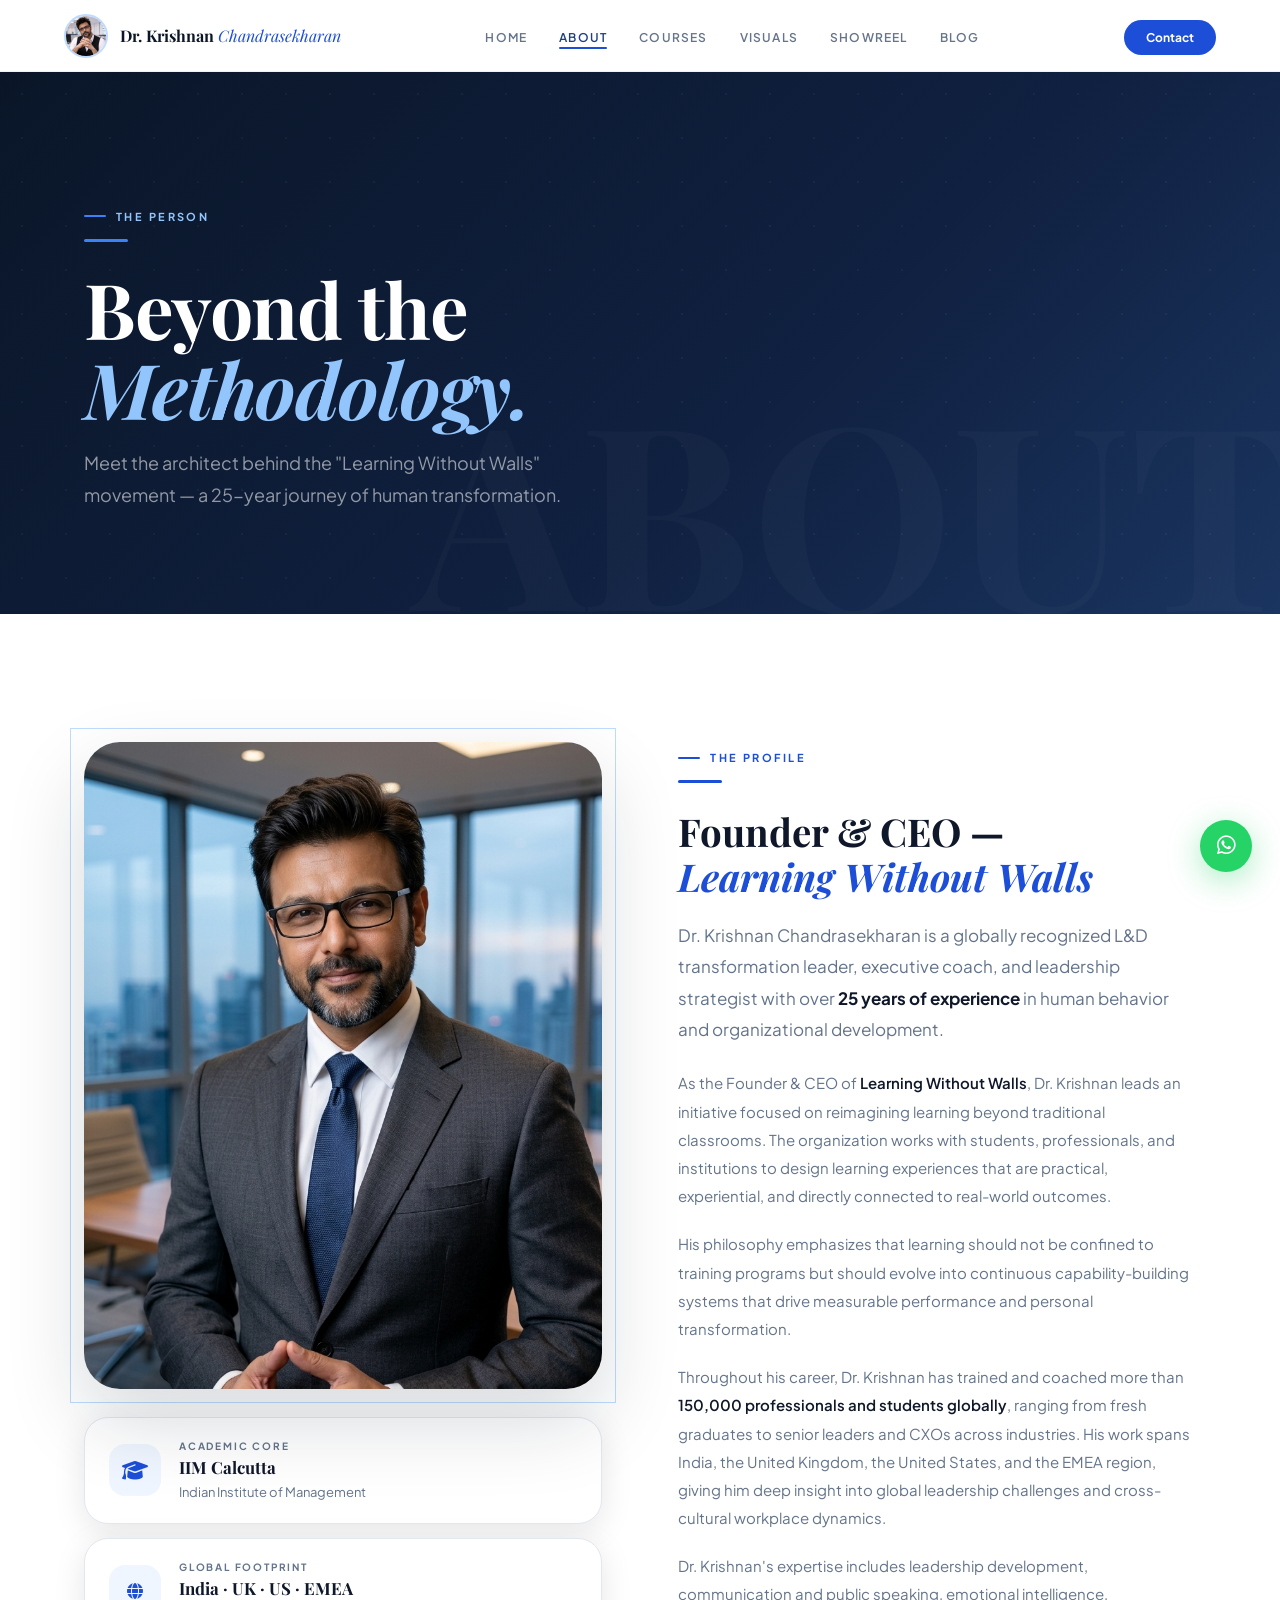
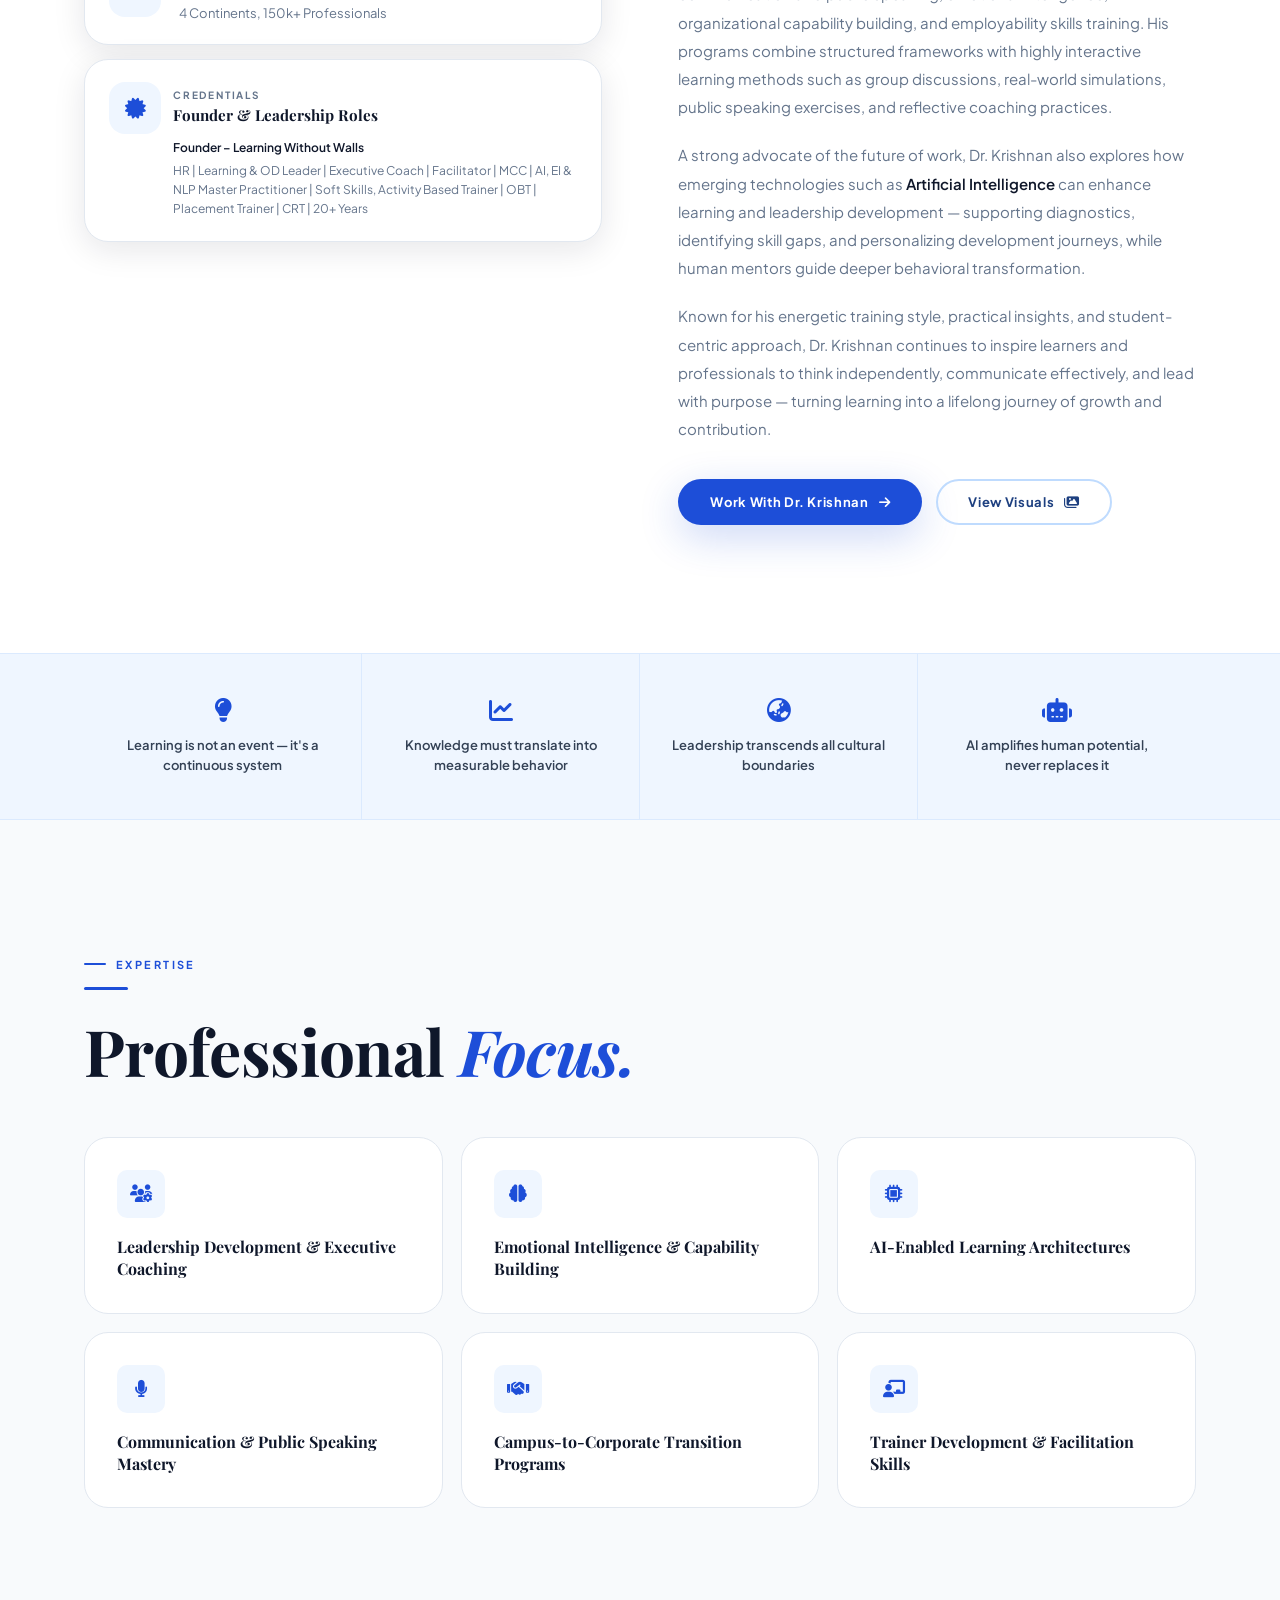
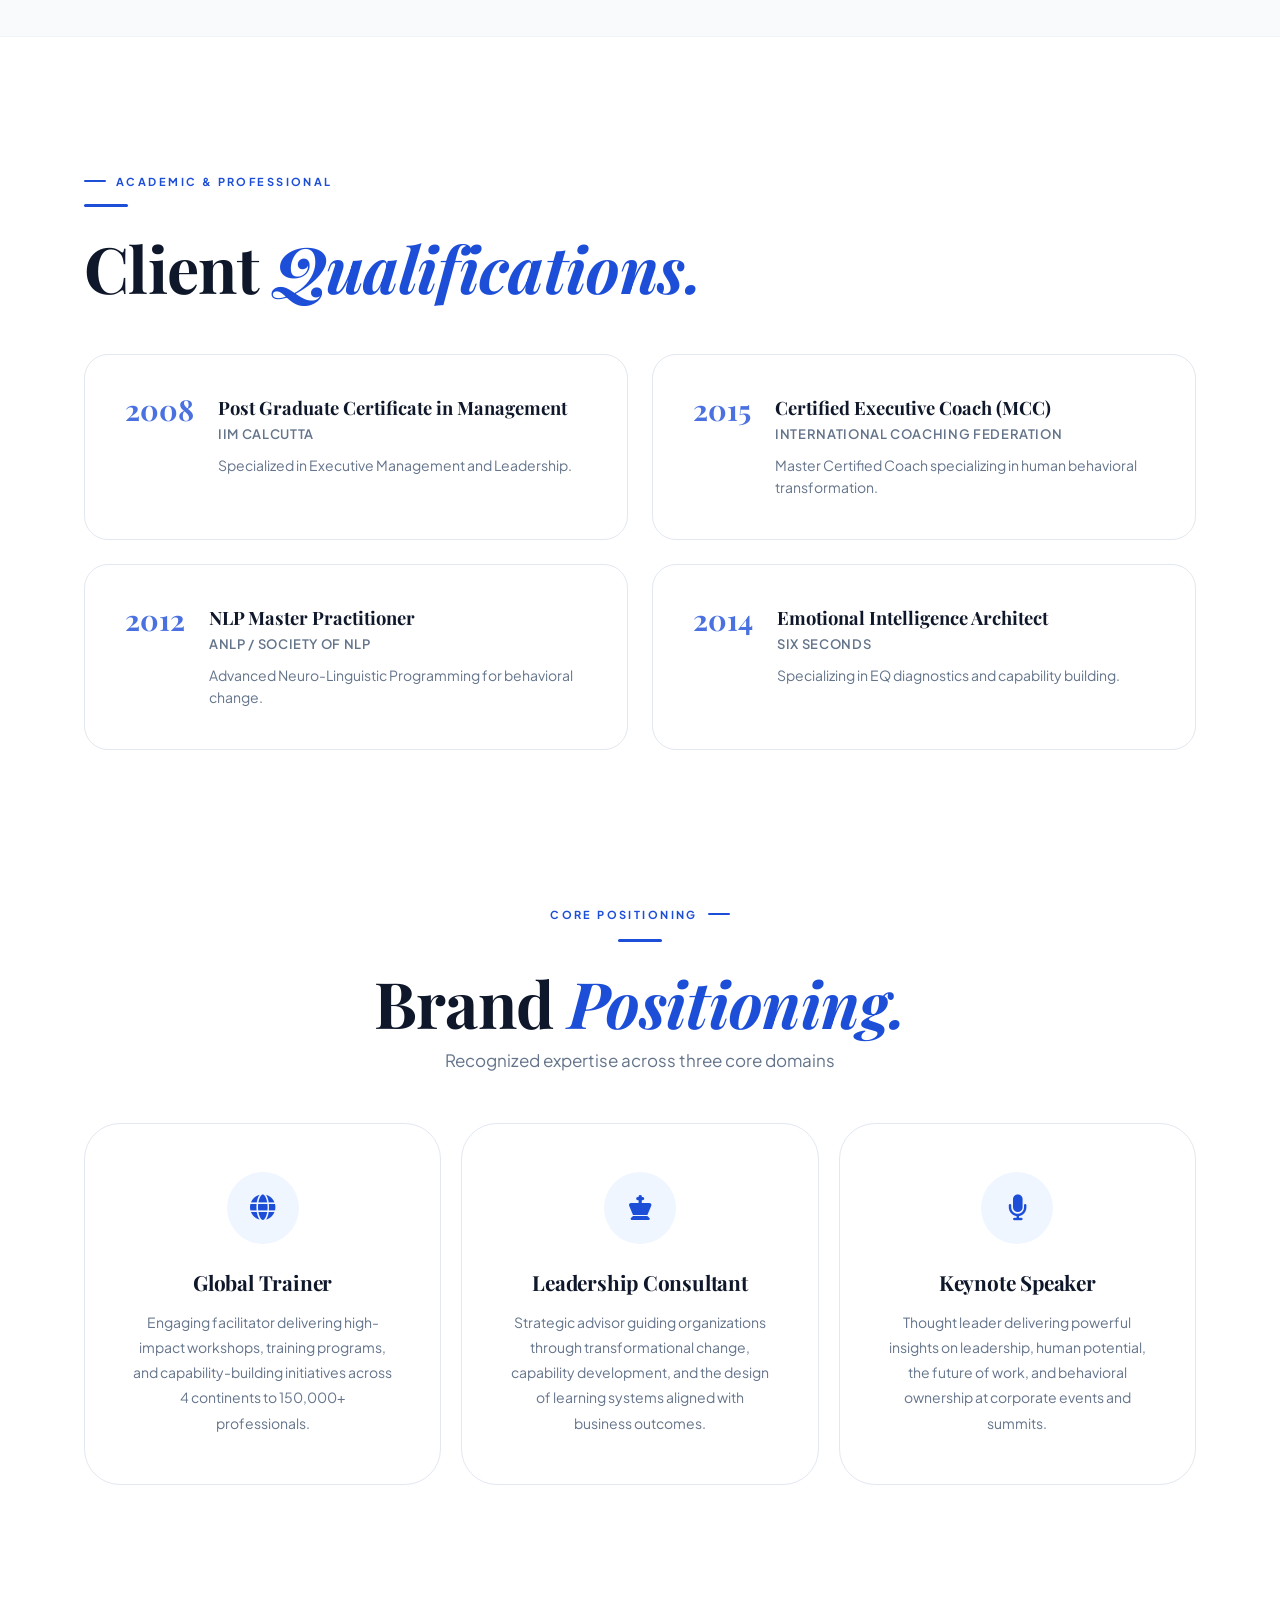
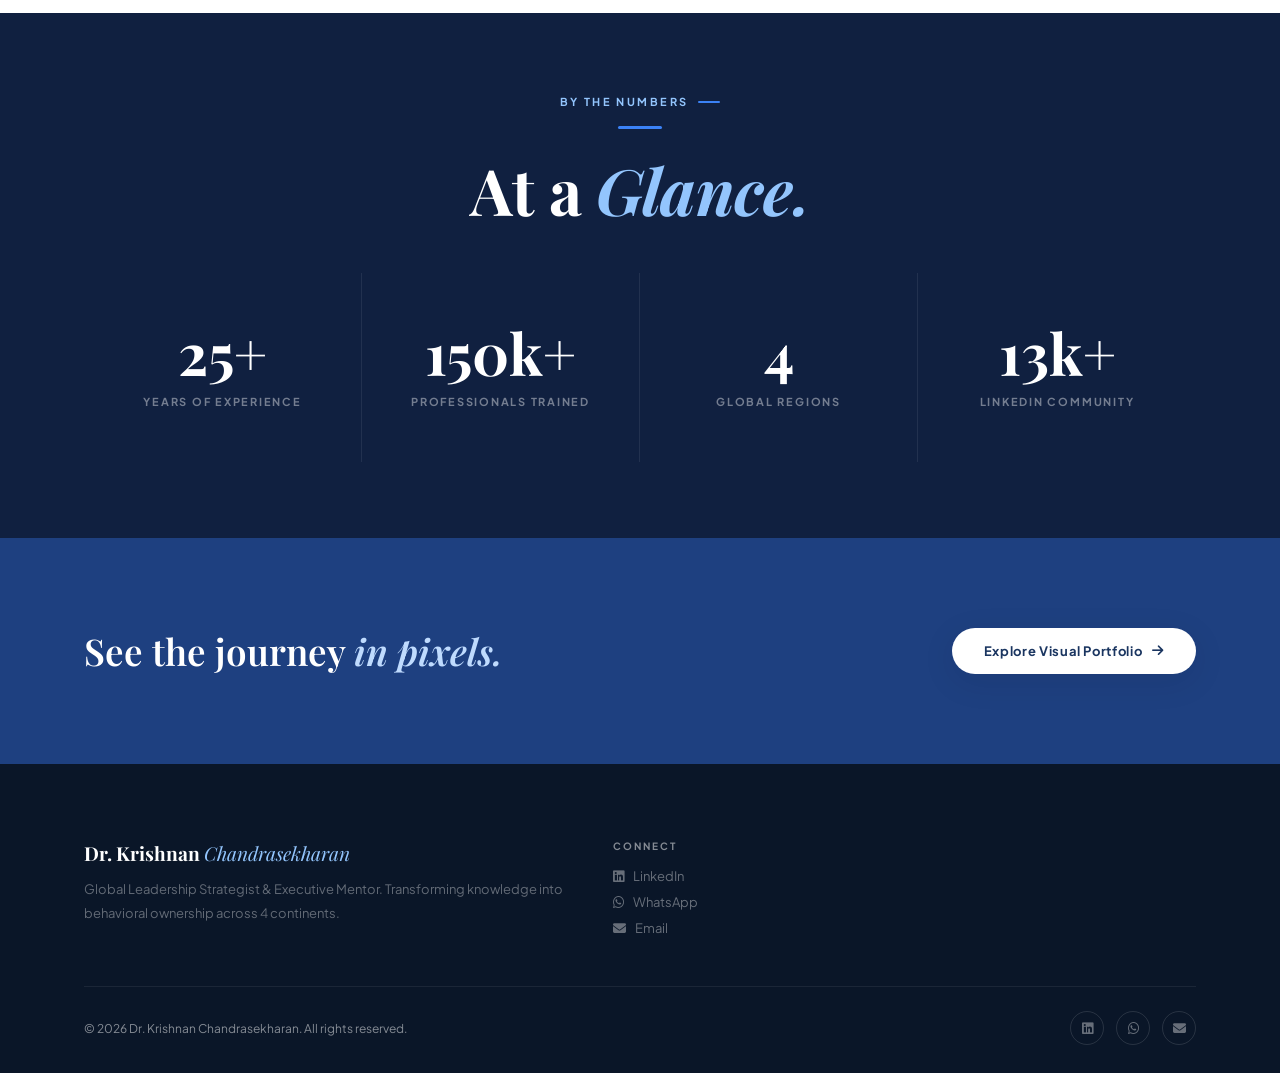
<file: pages/about.html>
<!DOCTYPE html>
<html lang="en">
<head>
    <meta charset="UTF-8">
    <meta name="viewport" content="width=device-width, initial-scale=1.0, maximum-scale=1.0, user-scalable=no">
    <title>About Dr. Krishnan Chandrasekharan | Strategy & Mentorship</title>
    <meta name="description" content="Meet Dr. Krishnan Chandrasekharan — Global Leadership Strategist & Executive Mentor impacting 150,000+ professionals across 4 continents.">

    <link rel="preconnect" href="https://fonts.googleapis.com">
    <link rel="preconnect" href="https://fonts.gstatic.com" crossorigin>
    <link href="https://fonts.googleapis.com/css2?family=Playfair+Display:ital,wght@0,400;0,600;0,700;1,400;1,600&family=Plus+Jakarta+Sans:wght@300;400;500;600;700&display=swap" rel="stylesheet">
    <link rel="stylesheet" href="https://cdnjs.cloudflare.com/ajax/libs/font-awesome/6.4.2/css/all.min.css">

    <style>
        :root {
            --blue-900: #0a1628;
            --blue-800: #102040;
            --blue-700: #1a3560;
            --blue-600: #1e4080;
            --blue-500: #1d4ed8;
            --blue-400: #3b82f6;
            --blue-300: #93c5fd;
            --blue-200: #bfdbfe;
            --blue-100: #dbeafe;
            --blue-50:  #eff6ff;
            --white:    #ffffff;
            --grey-50:  #f8fafc;
            --grey-100: #f1f5f9;
            --grey-200: #e2e8f0;
            --grey-500: #64748b;
            --grey-700: #334155;
            --ink:      #0f172a;
            --radius-sm: 10px;
            --radius-md: 16px;
            --radius-lg: 24px;
            --radius-xl: 36px;
            --radius-full: 9999px;
            --shadow-sm:  0 2px 12px rgba(15,23,42,0.08);
            --shadow-md:  0 8px 32px rgba(15,23,42,0.10);
            --shadow-lg:  0 20px 60px rgba(15,23,42,0.13);
            --shadow-xl:  0 32px 80px rgba(15,23,42,0.16);
            --shadow-blue: 0 12px 40px rgba(29,78,216,0.22);
            --font-display: 'Playfair Display', serif;
            --font-body: 'Plus Jakarta Sans', sans-serif;
            --ease: cubic-bezier(0.25, 0.46, 0.45, 0.94);
            --tr: all 0.38s var(--ease);
        }

        *, *::before, *::after { box-sizing: border-box; margin: 0; padding: 0; }
        html { scroll-behavior: smooth; }
        body { font-family: var(--font-body); background: var(--white); color: var(--ink); overflow-x: hidden; -webkit-font-smoothing: antialiased; }
        ::-webkit-scrollbar { width: 5px; }
        ::-webkit-scrollbar-track { background: var(--grey-100); }
        ::-webkit-scrollbar-thumb { background: var(--blue-400); border-radius: 10px; }
        ::selection { background: var(--blue-100); color: var(--blue-800); }

        /* ── UTILS ── */
        .wrap { max-width: 1240px; margin: 0 auto; padding: 0 clamp(20px, 5vw, 72px); }
        .sec  { padding: clamp(80px, 10vw, 136px) 0; }
        .sec-sm { padding: clamp(56px, 7vw, 96px) 0; }

        .eyebrow {
            display: inline-flex; align-items: center; gap: 10px;
            font-size: 11px; font-weight: 700; letter-spacing: 0.22em;
            text-transform: uppercase; color: var(--blue-500);
        }
        .eyebrow::before { content: ''; width: 22px; height: 2px; background: var(--blue-500); border-radius: 2px; flex-shrink: 0; }
        .eyebrow.ctr { justify-content: center; }
        .eyebrow.ctr::before { display: none; }
        .eyebrow.ctr::after { content: ''; width: 22px; height: 2px; background: var(--blue-500); border-radius: 2px; flex-shrink: 0; }
        .eyebrow.lt { color: var(--blue-300); }
        .eyebrow.lt::before, .eyebrow.lt::after { background: var(--blue-400); }

        .rule { width: 44px; height: 3px; background: var(--blue-500); border-radius: 2px; margin: 16px 0 26px; }
        .rule.ctr { margin: 16px auto 26px; }
        .rule.lt { background: var(--blue-400); }

        .hd  { font-family: var(--font-display); font-size: clamp(2.2rem, 5vw, 4.6rem); font-weight: 700; line-height: 1.08; letter-spacing: -0.01em; color: var(--ink); }
        .hd em { font-style: italic; color: var(--blue-500); }
        .hd.w { color: var(--white); }
        .hd.w em { color: var(--blue-300); }
        .hs  { font-family: var(--font-display); font-size: clamp(1.6rem, 3vw, 2.6rem); font-weight: 700; line-height: 1.15; color: var(--ink); }
        .hs em { font-style: italic; color: var(--blue-500); }

        .body-lg { font-size: clamp(15px, 1.7vw, 17px); line-height: 1.85; color: var(--grey-500); }
        .body-md { font-size: 15px; line-height: 1.8; color: var(--grey-500); }

        /* ── BUTTONS ── */
        .btn { display: inline-flex; align-items: center; gap: 10px; font-family: var(--font-body); font-size: 13px; font-weight: 700; letter-spacing: 0.05em; text-decoration: none; border: none; border-radius: var(--radius-full); padding: 15px 32px; transition: var(--tr); white-space: nowrap; cursor: pointer; }
        .btn .arr { transition: transform 0.3s var(--ease); }
        .btn:hover .arr { transform: translateX(4px); }
        .btn-blue { background: var(--blue-500); color: var(--white); box-shadow: var(--shadow-blue); }
        .btn-blue:hover { background: var(--blue-700); color: var(--white); transform: translateY(-2px); box-shadow: 0 18px 52px rgba(29,78,216,0.35); }
        .btn-white { background: var(--white); color: var(--blue-700); box-shadow: var(--shadow-md); }
        .btn-white:hover { background: var(--grey-50); color: var(--blue-800); transform: translateY(-2px); }
        .btn-outline { background: transparent; color: var(--blue-600); border: 2px solid var(--blue-200); padding: 13px 30px; }
        .btn-outline:hover { background: var(--blue-500); color: var(--white); border-color: var(--blue-500); }

        /* ── NAV ── */
        #nav { position: fixed; top: 0; left: 0; right: 0; z-index: 1000; transition: var(--tr); width: 100%; }
        .nb { display: flex; align-items: center; justify-content: space-between; padding: 0 clamp(20px,5vw,72px); height: 72px; background: rgba(255,255,255,0.92); backdrop-filter: blur(24px) saturate(180%); -webkit-backdrop-filter: blur(24px) saturate(180%); border-bottom: 1px solid rgba(29,78,216,0.07); transition: var(--tr); }
        #nav.sc .nb { height: 64px; box-shadow: var(--shadow-md); border-bottom-color: var(--grey-200); }
        .nbrand { font-family: var(--font-display); font-size: clamp(13px,1.5vw,16px); font-weight: 700; color: var(--blue-900); text-decoration: none; line-height: 1.2; }
        .nbrand em { font-style: italic; color: var(--blue-500); font-weight: 400; }
        .nav-pic { width: 44px; height: 44px; border-radius: 50%; object-fit: cover; border: 2px solid var(--blue-200); margin-right: 12px; display: block; flex-shrink: 0; }
        .nbrand-wrap { display: flex; align-items: center; gap: 0; }
        .nlinks { display: flex; align-items: center; gap: clamp(16px,2.5vw,36px); list-style: none; }
        .nlinks a { font-size: 12px; font-weight: 600; letter-spacing: 0.1em; text-transform: uppercase; color: var(--grey-500); text-decoration: none; transition: color 0.25s; position: relative; }
        .nlinks a::after { content: ''; position: absolute; bottom: -4px; left: 0; right: 0; height: 2px; background: var(--blue-500); border-radius: 2px; transform: scaleX(0); transition: transform 0.3s var(--ease); }
        .nlinks a:hover, .nlinks a.act { color: var(--blue-600); }
        .nlinks a:hover::after, .nlinks a.act::after { transform: scaleX(1); }
        .ncta { font-size: 12px; font-weight: 700; padding: 10px 22px; border-radius: var(--radius-full); background: var(--blue-500); color: var(--white) !important; text-decoration: none; transition: var(--tr); }
        .ncta:hover { background: var(--blue-700); transform: translateY(-1px); }
        .ham { display: none; flex-direction: column; gap: 5px; cursor: pointer; background: none; border: none; padding: 4px; }
        .ham span { display: block; width: 22px; height: 2px; background: var(--blue-800); border-radius: 2px; transition: var(--tr); }
        .ham.op span:nth-child(1) { transform: rotate(45deg) translate(5px,5px); }
        .ham.op span:nth-child(2) { opacity: 0; width: 0; }
        .ham.op span:nth-child(3) { transform: rotate(-45deg) translate(5px,-5px); }
        .drw { display: none; position: fixed; top: 72px; left: 0; right: 0; z-index: 999; background: rgba(255,255,255,0.98); backdrop-filter: blur(24px); border-bottom: 1px solid var(--grey-200); flex-direction: column; box-shadow: var(--shadow-lg); transform: translateY(-8px); opacity: 0; transition: var(--tr); pointer-events: none; }
        .drw.op { display: flex; transform: translateY(0); opacity: 1; pointer-events: all; }
        .drw a { font-size: 13px; font-weight: 600; letter-spacing: 0.1em; text-transform: uppercase; color: var(--grey-700); text-decoration: none; padding: 18px clamp(20px,5vw,72px); border-bottom: 1px solid var(--grey-100); transition: all 0.2s; }
        .drw a:hover { color: var(--blue-600); background: var(--blue-50); }
        .drw .mcta { background: var(--blue-500); color: var(--white) !important; text-align: center; margin: 16px clamp(20px,5vw,72px) 24px; border-radius: var(--radius-full); border-bottom: none !important; }
        .drw .mcta:hover { background: var(--blue-700); }
        @media(max-width:860px) { .nlinks, .ncta-w { display: none; } .ham { display: flex; } }

        /* ── PAGE HERO ── */
        .page-hero {
            margin-top: 72px;
            background: linear-gradient(135deg, var(--blue-900) 0%, var(--blue-800) 60%, var(--blue-700) 100%);
            padding: clamp(72px, 10vw, 130px) 0 clamp(64px, 8vw, 110px);
            position: relative; overflow: hidden;
        }
        .page-hero::before {
            content: ''; position: absolute; inset: 0;
            background-image: radial-gradient(circle, rgba(147,197,253,1) 1px, transparent 1px);
            background-size: 44px 44px; opacity: 0.06;
        }
        .page-hero::after {
            content: 'ABOUT'; position: absolute; right: -20px; bottom: -20px;
            font-family: var(--font-display); font-size: 20vw; font-weight: 700;
            color: rgba(255,255,255,0.025); line-height: 1; pointer-events: none;
        }
        .page-hero-inner { position: relative; z-index: 1; }
        .page-hero h1 { font-family: var(--font-display); font-size: clamp(2.8rem, 6vw, 5.5rem); font-weight: 700; line-height: 1.05; letter-spacing: -0.015em; color: var(--white); }
        .page-hero h1 em { font-style: italic; color: var(--blue-300); }
        .page-hero p { font-size: clamp(15px,1.7vw,18px); color: rgba(255,255,255,0.55); margin-top: 18px; max-width: 520px; line-height: 1.8; }

        /* ── TWO COL ── */
        .tcol { display: grid; grid-template-columns: 1fr 1fr; gap: clamp(40px,6vw,96px); align-items: start; }
        @media(max-width:820px) { .tcol { grid-template-columns: 1fr; } }

        /* ── IMG FRAME ── */
        .ifr { position: relative; }
        .ifr img { width: 100%; border-radius: var(--radius-xl); box-shadow: var(--shadow-xl); display: block; }
        .ifr::before { content: ''; position: absolute; inset: -14px; border-radius: calc(var(--radius-xl)+6px); border: 1.5px solid var(--blue-200); z-index: -1; }

        /* Academic card */
        .acad-card {
            background: var(--white); border: 1px solid var(--grey-200); border-radius: var(--radius-lg);
            padding: 22px 24px; box-shadow: var(--shadow-md); margin-top: 28px;
            display: flex; align-items: center; gap: 18px; transition: var(--tr);
        }
        .acad-card:hover { box-shadow: var(--shadow-lg); border-color: var(--blue-200); transform: translateY(-2px); }
        .acad-icon { width: 52px; height: 52px; border-radius: var(--radius-md); background: var(--blue-50); display: flex; align-items: center; justify-content: center; color: var(--blue-500); font-size: 1.3rem; flex-shrink: 0; }
        .acad-text p:first-child { font-size: 10px; font-weight: 700; letter-spacing: 0.18em; text-transform: uppercase; color: var(--grey-500); margin-bottom: 4px; }
        .acad-text h4 { font-family: var(--font-display); font-size: 1.05rem; font-weight: 700; color: var(--ink); margin-bottom: 2px; }
        .acad-text span { font-size: 13px; color: var(--grey-500); }

        /* Bio paragraphs */
        .bio-text { font-size: 15px; line-height: 1.88; color: var(--grey-500); }
        .bio-text p { margin-bottom: 20px; }
        .bio-text p:last-child { margin-bottom: 0; }
        .bio-text strong { color: var(--ink); font-weight: 600; }

        /* ── FOCUS CARDS ── */
        .focus-grid { display: grid; grid-template-columns: repeat(3,1fr); gap: 18px; }
        @media(max-width:900px) { .focus-grid { grid-template-columns: 1fr 1fr; } }
        @media(max-width:600px) { .focus-grid { grid-template-columns: 1fr; } }

        .focus-card {
            background: var(--white); border: 1px solid var(--grey-200);
            border-radius: var(--radius-lg); padding: clamp(22px,3vw,32px);
            transition: var(--tr); position: relative; overflow: hidden;
        }
        .focus-card::after { content: ''; position: absolute; top: 0; left: 0; right: 0; height: 3px; background: linear-gradient(90deg, var(--blue-500), var(--blue-300)); transform: scaleX(0); transform-origin: left; transition: transform 0.4s var(--ease); }
        .focus-card:hover { box-shadow: var(--shadow-lg); border-color: var(--blue-200); transform: translateY(-4px); }
        .focus-card:hover::after { transform: scaleX(1); }
        .focus-icon { width: 48px; height: 48px; border-radius: var(--radius-sm); background: var(--blue-50); display: flex; align-items: center; justify-content: center; color: var(--blue-500); font-size: 1.1rem; margin-bottom: 18px; transition: var(--tr); }
        .focus-card:hover .focus-icon { background: var(--blue-500); color: var(--white); }
        .focus-card h4 { font-family: var(--font-display); font-size: 1rem; font-weight: 700; color: var(--ink); line-height: 1.4; }

        /* ── BRAND POSITIONING ── */
        .brand-grid { display: grid; grid-template-columns: repeat(3,1fr); gap: 20px; }
        @media(max-width:900px) { .brand-grid { grid-template-columns: 1fr 1fr; } }
        @media(max-width:600px) { .brand-grid { grid-template-columns: 1fr; } }

        .brand-card {
            background: var(--white); border: 1px solid var(--grey-200);
            border-radius: var(--radius-xl); padding: clamp(28px,4vw,48px);
            text-align: center; transition: var(--tr);
        }
        .brand-card:hover { box-shadow: var(--shadow-lg); border-color: var(--blue-200); transform: translateY(-4px); }
        .brand-card-icon { width: 72px; height: 72px; border-radius: 50%; background: var(--blue-50); display: flex; align-items: center; justify-content: center; color: var(--blue-500); font-size: 1.6rem; margin: 0 auto 24px; transition: var(--tr); }
        .brand-card:hover .brand-card-icon { background: var(--blue-500); color: var(--white); box-shadow: var(--shadow-blue); }
        .brand-card h3 { font-family: var(--font-display); font-size: 1.3rem; font-weight: 700; letter-spacing: -0.01em; color: var(--ink); margin-bottom: 14px; }
        .brand-card p { font-size: 14px; line-height: 1.8; color: var(--grey-500); }

        /* ── METRICS (DARK) ── */
        .mstrip { background: var(--blue-800); }
        .mgrid { display: grid; grid-template-columns: repeat(4,1fr); }
        .mcell { padding: clamp(28px,4vw,52px) clamp(16px,3vw,36px); text-align: center; border-right: 1px solid rgba(255,255,255,0.08); }
        .mcell:last-child { border-right: none; }
        .mnum { display: block; font-family: var(--font-display); font-size: clamp(2.4rem,4.5vw,4rem); font-weight: 700; color: var(--white); line-height: 1; margin-bottom: 8px; }
        .mlbl { font-size: 11px; font-weight: 700; letter-spacing: 0.16em; text-transform: uppercase; color: rgba(255,255,255,0.42); }
        @media(max-width:640px) { .mgrid { grid-template-columns: 1fr 1fr; } .mcell:nth-child(2){border-right:none;} .mcell:nth-child(1),.mcell:nth-child(2){border-bottom:1px solid rgba(255,255,255,0.08);} }

        /* ── PHILOSOPHY STRIP ── */
        .phil-strip { background: var(--blue-50); border-top: 1px solid var(--blue-100); border-bottom: 1px solid var(--blue-100); }
        .phil-grid { display: grid; grid-template-columns: repeat(4, 1fr); gap: 0; }
        .phil-item { padding: clamp(28px,4vw,44px) clamp(18px,2.5vw,32px); border-right: 1px solid var(--blue-100); text-align: center; }
        .phil-item:last-child { border-right: none; }
        .phil-item i { font-size: 1.5rem; color: var(--blue-500); margin-bottom: 14px; display: block; }
        .phil-item p { font-size: 13px; font-weight: 600; color: var(--grey-700); line-height: 1.5; }
        @media(max-width:720px) { .phil-grid { grid-template-columns: 1fr 1fr; } .phil-item:nth-child(2){border-right:none;} .phil-item:nth-child(1),.phil-item:nth-child(2){border-bottom:1px solid var(--blue-100);} }

        /* ── CTA BAND ── */
        .cta-band { background: var(--blue-600); }
        .cta-inner { display: flex; align-items: center; justify-content: space-between; gap: 32px; flex-wrap: wrap; }
        .cta-inner h2 { font-family: var(--font-display); font-size: clamp(1.4rem,3vw,2.3rem); font-weight: 600; color: var(--white); max-width: 560px; line-height: 1.25; }
        .cta-inner h2 em { font-style: italic; color: var(--blue-200); }

        /* ── FOOTER ── */
        footer { background: var(--blue-900); color: rgba(255,255,255,0.5); padding: clamp(48px,6vw,80px) 0 28px; }
        .fgrid { display: grid; grid-template-columns: 1.8fr 1fr 1fr; gap: 48px; padding-bottom: 40px; border-bottom: 1px solid rgba(255,255,255,0.07); }
        @media(max-width:700px) { .fgrid { grid-template-columns: 1fr; gap: 28px; } }
        .fbrand { font-family: var(--font-display); font-size: 1.2rem; font-weight: 700; color: var(--white); text-decoration: none; display: block; margin-bottom: 12px; }
        .fbrand em { font-style: italic; color: var(--blue-300); font-weight: 400; }
        .fdesc { font-size: 13px; line-height: 1.8; color: rgba(255,255,255,0.36); }
        .fcol h6 { font-size: 10px; font-weight: 700; letter-spacing: 0.2em; text-transform: uppercase; color: rgba(255,255,255,0.5); margin-bottom: 16px; }
        .fcol a { display: block; font-size: 13px; color: rgba(255,255,255,0.38); text-decoration: none; margin-bottom: 10px; transition: color 0.25s; }
        .fcol a:hover { color: var(--blue-300); }
        .fbot { display: flex; justify-content: space-between; align-items: center; padding-top: 24px; flex-wrap: wrap; gap: 12px; }
        .fbot p { font-size: 12px; }
        .fsoc { display: flex; gap: 12px; }
        .fsoc a { width: 34px; height: 34px; border-radius: 50%; border: 1px solid rgba(255,255,255,0.12); display: flex; align-items: center; justify-content: center; color: rgba(255,255,255,0.38); font-size: 13px; text-decoration: none; transition: var(--tr); }
        .fsoc a:hover { background: var(--blue-500); border-color: var(--blue-500); color: var(--white); transform: translateY(-2px); }

        /* ── WA FLOAT ── */
        .wa { position: fixed; bottom: 28px; right: 28px; z-index: 999; width: 52px; height: 52px; border-radius: 50%; background: #25D366; color: var(--white); display: flex; align-items: center; justify-content: center; font-size: 1.35rem; text-decoration: none; box-shadow: 0 8px 32px rgba(37,211,102,0.4); transition: var(--tr); }
        .wa:hover { transform: scale(1.1); background: #1da851; color: var(--white); }

        /* ── QUALIFICATIONS CARDS ── */
        .qual-grid { display: grid; grid-template-columns: repeat(2, 1fr); gap: 24px; }
        @media(max-width:768px) { .qual-grid { grid-template-columns: 1fr; } }

        .qual-card {
            background: var(--white); border: 1px solid var(--grey-200);
            border-radius: var(--radius-lg); padding: clamp(24px, 4vw, 40px);
            display: flex; gap: 24px; transition: var(--tr);
            position: relative; overflow: hidden;
        }
        .qual-card:hover { box-shadow: var(--shadow-lg); border-color: var(--blue-200); transform: translateY(-3px); }
        .qual-card::before { content: ''; position: absolute; left: 0; top: 0; bottom: 0; width: 4px; background: var(--blue-500); opacity: 0; transition: var(--tr); }
        .qual-card:hover::before { opacity: 1; }

        .qual-year { font-family: var(--font-display); font-size: 1.8rem; font-weight: 700; color: var(--blue-500); line-height: 1; opacity: 0.8; flex-shrink: 0; }
        .qual-content h4 { font-family: var(--font-display); font-size: 1.15rem; font-weight: 700; color: var(--ink); margin-bottom: 6px; }
        .qual-content h5 { font-size: 13px; font-weight: 600; color: var(--grey-500); margin-bottom: 12px; text-transform: uppercase; letter-spacing: 0.05em; }
        .qual-content p { font-size: 14px; line-height: 1.6; color: var(--grey-500); }

        /* ── REVEAL ── */
        .rev { opacity: 0; transform: translateY(26px); transition: opacity 0.65s var(--ease), transform 0.65s var(--ease); }
        .rev.in { opacity: 1; transform: translateY(0); }
        .d1 { transition-delay: 0.1s; } .d2 { transition-delay: 0.2s; } .d3 { transition-delay: 0.3s; }
    </style>
</head>
<body>

<!-- NAV -->
<nav id="nav">
    <div class="nb">
        <div class="nbrand-wrap">
            <img src="../images/profile1.jpeg" class="nav-pic" alt="Dr. Krishnan">
            <a href="../index.html" class="nbrand">Dr. Krishnan <em>Chandrasekharan</em></a>
        </div>
        <ul class="nlinks">
            <li><a href="../index.html">Home</a></li>
            <li><a href="about.html" class="act">About</a></li>
            <li><a href="courses.html">Courses</a></li>
            <li><a href="gallery.html">Visuals</a></li>
            <li><a href="videos.html">Showreel</a></li>
            <li><a href="blog.html">Blog</a></li>
        </ul>
        <div class="ncta-w"><a href="contact.html" class="ncta">Contact</a></div>
        <button class="ham" id="ham" aria-label="Menu"><span></span><span></span><span></span></button>
    </div>
</nav>

<!-- MOBILE DRAWER -->
<div class="drw" id="drw">
    <a href="../index.html">Home</a>
    <a href="about.html">About</a>
    <a href="courses.html">Courses</a>
    <a href="gallery.html">Visuals</a>
    <a href="videos.html">Showreel</a>
    <a href="blog.html">Blog</a>
    <a href="contact.html" class="mcta">Contact</a>
</div>

<!-- PAGE HERO -->
<header class="page-hero">
    <div class="wrap page-hero-inner">
        <div class="rev">
            <div class="eyebrow lt">The Person</div>
            <div class="rule lt"></div>
        </div>
        <h1 class="rev d1">Beyond the<br><em>Methodology.</em></h1>
        <p class="rev d2">Meet the architect behind the "Learning Without Walls" movement — a 25-year journey of human transformation.</p>
    </div>
</header>

<!-- ABOUT CONTENT -->
<section class="sec" style="background: var(--white);">
    <div class="wrap">
        <div class="tcol">
            <!-- LEFT: Photo + credential -->
            <div class="rev">
                <div class="ifr">
                    <img src="../images/profile2.jpg"
                         onerror="this.src='https://images.unsplash.com/photo-1560250056-07ba644d8ad3?auto=format&fit=crop&q=80&w=1000'"
                         alt="Dr. Krishnan Chandrasekharan"
                         style="aspect-ratio:4/5;object-fit:cover;">
                </div>
                <div class="acad-card">
                    <div class="acad-icon"><i class="fas fa-graduation-cap"></i></div>
                    <div class="acad-text">
                        <p>Academic Core</p>
                        <h4>IIM Calcutta</h4>
                        <span>Indian Institute of Management</span>
                    </div>
                </div>
                <div class="acad-card" style="margin-top:14px;">
                    <div class="acad-icon" style="font-size:1rem;"><i class="fas fa-globe"></i></div>
                    <div class="acad-text">
                        <p>Global Footprint</p>
                        <h4>India · UK · US · EMEA</h4>
                        <span>4 Continents, 150k+ Professionals</span>
                    </div>
                </div>
                <div class="acad-card" style="margin-top:14px; flex-direction:column; align-items:flex-start; gap:12px;">
                    <div style="display:flex; align-items:center; gap:12px; width:100%;">
                        <div class="acad-icon" style="margin:0;"><i class="fas fa-certificate"></i></div>
                        <div class="acad-text" style="margin:0;">
                            <p>Credentials</p>
                            <h4 style="font-size:0.95rem;">Founder & Leadership Roles</h4>
                        </div>
                    </div>
                    <div style="font-size:12px; line-height:1.6; color:var(--grey-500); padding-left:64px; margin-top:-8px;">
                        <p style="margin:0; font-weight:600; color:var(--ink);">Founder – Learning Without Walls</p>
                        <p style="margin:4px 0 0 0;">HR | Learning & OD Leader | Executive Coach | Facilitator | MCC | AI, EI & NLP Master Practitioner | Soft Skills, Activity Based Trainer | OBT | Placement Trainer | CRT | 20+ Years</p>
                    </div>
                </div>
            </div>

            <!-- RIGHT: Bio -->
            <div class="rev d1">
                <div class="eyebrow">The Profile</div>
                <div class="rule"></div>
                <h2 class="hs" style="margin-bottom:22px;">Founder & CEO —<br><em>Learning Without Walls</em></h2>

                <p class="body-lg" style="margin-bottom:24px;">
                    Dr. Krishnan Chandrasekharan is a globally recognized L&amp;D transformation leader, executive coach, and leadership strategist with over <strong style="color:var(--ink);">25 years of experience</strong> in human behavior and organizational development.
                </p>

                <div class="bio-text">
                    <p>As the Founder &amp; CEO of <strong>Learning Without Walls</strong>, Dr. Krishnan leads an initiative focused on reimagining learning beyond traditional classrooms. The organization works with students, professionals, and institutions to design learning experiences that are practical, experiential, and directly connected to real-world outcomes.</p>

                    <p>His philosophy emphasizes that learning should not be confined to training programs but should evolve into continuous capability-building systems that drive measurable performance and personal transformation.</p>

                    <p>Throughout his career, Dr. Krishnan has trained and coached more than <strong>150,000 professionals and students globally</strong>, ranging from fresh graduates to senior leaders and CXOs across industries. His work spans India, the United Kingdom, the United States, and the EMEA region, giving him deep insight into global leadership challenges and cross-cultural workplace dynamics.</p>

                    <p>Dr. Krishnan's expertise includes leadership development, communication and public speaking, emotional intelligence, organizational capability building, and employability skills training. His programs combine structured frameworks with highly interactive learning methods such as group discussions, real-world simulations, public speaking exercises, and reflective coaching practices.</p>

                    <p>A strong advocate of the future of work, Dr. Krishnan also explores how emerging technologies such as <strong>Artificial Intelligence</strong> can enhance learning and leadership development — supporting diagnostics, identifying skill gaps, and personalizing development journeys, while human mentors guide deeper behavioral transformation.</p>

                    <p>Known for his energetic training style, practical insights, and student-centric approach, Dr. Krishnan continues to inspire learners and professionals to think independently, communicate effectively, and lead with purpose — turning learning into a lifelong journey of growth and contribution.</p>
                </div>

                <div style="display:flex; gap:14px; flex-wrap:wrap; margin-top:36px;">
                    <a href="contact.html" class="btn btn-blue">Work With Dr. Krishnan <i class="fas fa-arrow-right arr"></i></a>
                    <a href="gallery.html" class="btn btn-outline">View Visuals <i class="fas fa-images arr"></i></a>
                </div>
            </div>
        </div>
    </div>
</section>

<!-- PHILOSOPHY STRIP -->
<div class="phil-strip sec-sm" style="padding:0;">
    <div class="wrap">
        <div class="phil-grid">
            <div class="phil-item rev">
                <i class="fas fa-lightbulb"></i>
                <p>Learning is not an event — it's a continuous system</p>
            </div>
            <div class="phil-item rev d1">
                <i class="fas fa-chart-line"></i>
                <p>Knowledge must translate into measurable behavior</p>
            </div>
            <div class="phil-item rev d2">
                <i class="fas fa-globe-asia"></i>
                <p>Leadership transcends all cultural boundaries</p>
            </div>
            <div class="phil-item rev d3">
                <i class="fas fa-robot"></i>
                <p>AI amplifies human potential, never replaces it</p>
            </div>
        </div>
    </div>
</div>

<!-- PROFESSIONAL FOCUS -->
<section class="sec" style="background: var(--grey-50);">
    <div class="wrap">
        <div style="margin-bottom:52px;" class="rev">
            <div class="eyebrow">Expertise</div>
            <div class="rule"></div>
            <h2 class="hd">Professional <em>Focus.</em></h2>
        </div>
        <div class="focus-grid">
            <div class="focus-card rev">
                <div class="focus-icon"><i class="fas fa-users-cog"></i></div>
                <h4>Leadership Development &amp; Executive Coaching</h4>
            </div>
            <div class="focus-card rev d1">
                <div class="focus-icon"><i class="fas fa-brain"></i></div>
                <h4>Emotional Intelligence &amp; Capability Building</h4>
            </div>
            <div class="focus-card rev d2">
                <div class="focus-icon"><i class="fas fa-microchip"></i></div>
                <h4>AI-Enabled Learning Architectures</h4>
            </div>
            <div class="focus-card rev">
                <div class="focus-icon"><i class="fas fa-microphone"></i></div>
                <h4>Communication &amp; Public Speaking Mastery</h4>
            </div>
            <div class="focus-card rev d1">
                <div class="focus-icon"><i class="fas fa-handshake"></i></div>
                <h4>Campus-to-Corporate Transition Programs</h4>
            </div>
            <div class="focus-card rev d2">
                <div class="focus-icon"><i class="fas fa-chalkboard-teacher"></i></div>
                <h4>Trainer Development &amp; Facilitation Skills</h4>
            </div>
        </div>
    </div>
</section>

<!-- QUALIFICATIONS SECTION -->
<section class="sec" style="background: var(--white); border-top: 1px solid var(--grey-100); padding-top: clamp(80px, 10vw, 136px); padding-bottom: 24px;">
    <div class="wrap">
        <div style="margin-bottom:52px;" class="rev">
            <div class="eyebrow">Academic & Professional</div>
            <div class="rule"></div>
            <h2 class="hd">Client <em>Qualifications.</em></h2>
        </div>
        <div class="qual-grid" id="qual-grid">
            <!-- Dynamic content injected via JS -->
        </div>
    </div>
</section>

<!-- BRAND POSITIONING -->
<section class="sec" style="background: var(--white);">
    <div class="wrap">
        <div style="text-align:center; margin-bottom:52px;">
            <div class="eyebrow ctr rev" style="display:inline-flex;">Core Positioning</div>
            <div class="rule ctr rev"></div>
            <h2 class="hd rev">Brand <em>Positioning.</em></h2>
            <p class="rev" style="font-size:clamp(15px,1.6vw,17px);color:var(--grey-500);margin-top:12px;">Recognized expertise across three core domains</p>
        </div>
        <div class="brand-grid">
            <div class="brand-card rev">
                <div class="brand-card-icon"><i class="fas fa-globe"></i></div>
                <h3>Global Trainer</h3>
                <p>Engaging facilitator delivering high-impact workshops, training programs, and capability-building initiatives across 4 continents to 150,000+ professionals.</p>
            </div>
            <div class="brand-card rev d1">
                <div class="brand-card-icon"><i class="fas fa-chess-king"></i></div>
                <h3>Leadership Consultant</h3>
                <p>Strategic advisor guiding organizations through transformational change, capability development, and the design of learning systems aligned with business outcomes.</p>
            </div>
            <div class="brand-card rev d2">
                <div class="brand-card-icon"><i class="fas fa-microphone"></i></div>
                <h3>Keynote Speaker</h3>
                <p>Thought leader delivering powerful insights on leadership, human potential, the future of work, and behavioral ownership at corporate events and summits.</p>
            </div>
        </div>
    </div>
</section>

<!-- METRICS (DARK) -->
<div class="mstrip">
    <div class="wrap">
        <div style="text-align:center; padding-top:clamp(48px,6vw,80px); margin-bottom:48px;">
            <div class="eyebrow lt ctr rev" style="display:inline-flex;">By the Numbers</div>
            <div class="rule lt ctr rev"></div>
            <h2 class="hd w rev">At a <em>Glance.</em></h2>
        </div>
        <div class="mgrid">
            <div class="mcell rev"><span class="mnum">25+</span><span class="mlbl">Years of Experience</span></div>
            <div class="mcell rev d1"><span class="mnum">150k+</span><span class="mlbl">Professionals Trained</span></div>
            <div class="mcell rev d2"><span class="mnum">4</span><span class="mlbl">Global Regions</span></div>
            <div class="mcell rev d3"><span class="mnum">13k+</span><span class="mlbl">LinkedIn Community</span></div>
        </div>
        <div style="padding-bottom:clamp(48px,6vw,80px);"></div>
    </div>
</div>

<!-- CTA BAND -->
<div class="cta-band sec-sm">
    <div class="wrap">
        <div class="cta-inner rev">
            <h2>See the journey <em>in pixels.</em></h2>
            <a href="gallery.html" class="btn btn-white">Explore Visual Portfolio <i class="fas fa-arrow-right arr"></i></a>
        </div>
    </div>
</div>

<!-- FOOTER -->
<footer>
    <div class="wrap">
        <div class="fgrid">
            <div>
                <a href="../index.html" class="fbrand">Dr. Krishnan <em>Chandrasekharan</em></a>
                <p class="fdesc">Global Leadership Strategist &amp; Executive Mentor. Transforming knowledge into behavioral ownership across 4 continents.</p>
            </div>
            <div class="fcol">
                <h6>Connect</h6>
                <a href="https://www.linkedin.com/in/drkc" target="_blank" rel="noopener noreferrer"><i class="fab fa-linkedin" style="margin-right:9px;"></i>LinkedIn</a>
                <a href="https://wa.me/916300405352" target="_blank" rel="noopener noreferrer"><i class="fab fa-whatsapp" style="margin-right:9px;"></i>WhatsApp</a>
                <a href="mailto:connect@learningwithoutwalls.in?subject=Website%20Inquiry"><i class="fas fa-envelope" style="margin-right:9px;"></i>Email</a>
            </div>
        </div>
        <div class="fbot">
            <p>&copy; 2026 Dr. Krishnan Chandrasekharan. All rights reserved.</p>
            <div class="fsoc">
                <a href="https://www.linkedin.com/in/drkc" target="_blank" rel="noopener noreferrer"><i class="fab fa-linkedin"></i></a>
                <a href="https://wa.me/916300405352" target="_blank" rel="noopener noreferrer"><i class="fab fa-whatsapp"></i></a>
                <a href="mailto:connect@learningwithoutwalls.in?subject=Website%20Inquiry"><i class="fas fa-envelope"></i></a>
            </div>
        </div>
    </div>
</footer>

<a href="https://wa.me/916300405352" class="wa" target="_blank" aria-label="WhatsApp"><i class="fab fa-whatsapp"></i></a>

<script>
    // NAV SCROLL
    const nav = document.getElementById('nav');
    window.addEventListener('scroll', () => nav.classList.toggle('sc', scrollY > 48));

    // MOBILE MENU
    const ham = document.getElementById('ham'), drw = document.getElementById('drw');
    ham.addEventListener('click', () => { ham.classList.toggle('op'); drw.classList.toggle('op'); });
    drw.querySelectorAll('a').forEach(a => a.addEventListener('click', () => { ham.classList.remove('op'); drw.classList.remove('op'); }));

    // REVEAL
    const ro = new IntersectionObserver(es => es.forEach(e => {
        if (e.isIntersecting) { e.target.classList.add('in'); ro.unobserve(e.target); }
    }), { threshold: 0.12 });
    document.querySelectorAll('.rev').forEach(el => ro.observe(el));

    // QUALIFICATIONS DATA & RENDER
    const qualifications = [
        { degree: "Post Graduate Certificate in Management", institution: "IIM Calcutta", year: "2008", desc: "Specialized in Executive Management and Leadership." },
        { degree: "Certified Executive Coach (MCC)", institution: "International Coaching Federation", year: "2015", desc: "Master Certified Coach specializing in human behavioral transformation." },
        { degree: "NLP Master Practitioner", institution: "ANLP / Society of NLP", year: "2012", desc: "Advanced Neuro-Linguistic Programming for behavioral change." },
        { degree: "Emotional Intelligence Architect", institution: "Six Seconds", year: "2014", desc: "Specializing in EQ diagnostics and capability building." }
    ];

    function renderQualifications() {
        const grid = document.getElementById('qual-grid');
        if (!grid) return;
        grid.innerHTML = qualifications.map((q, i) => `
            <div class="qual-card rev d${i % 3 + 1}">
                <div class="qual-year">${q.year}</div>
                <div class="qual-content">
                    <h4>${q.degree}</h4>
                    <h5>${q.institution}</h5>
                    ${q.desc ? `<p>${q.desc}</p>` : ''}
                </div>
            </div>
        `).join('');
        // Re-observe injected elements
        grid.querySelectorAll('.rev').forEach(el => ro.observe(el));
    }
    renderQualifications();
</script>
</body>
</html>
</file>
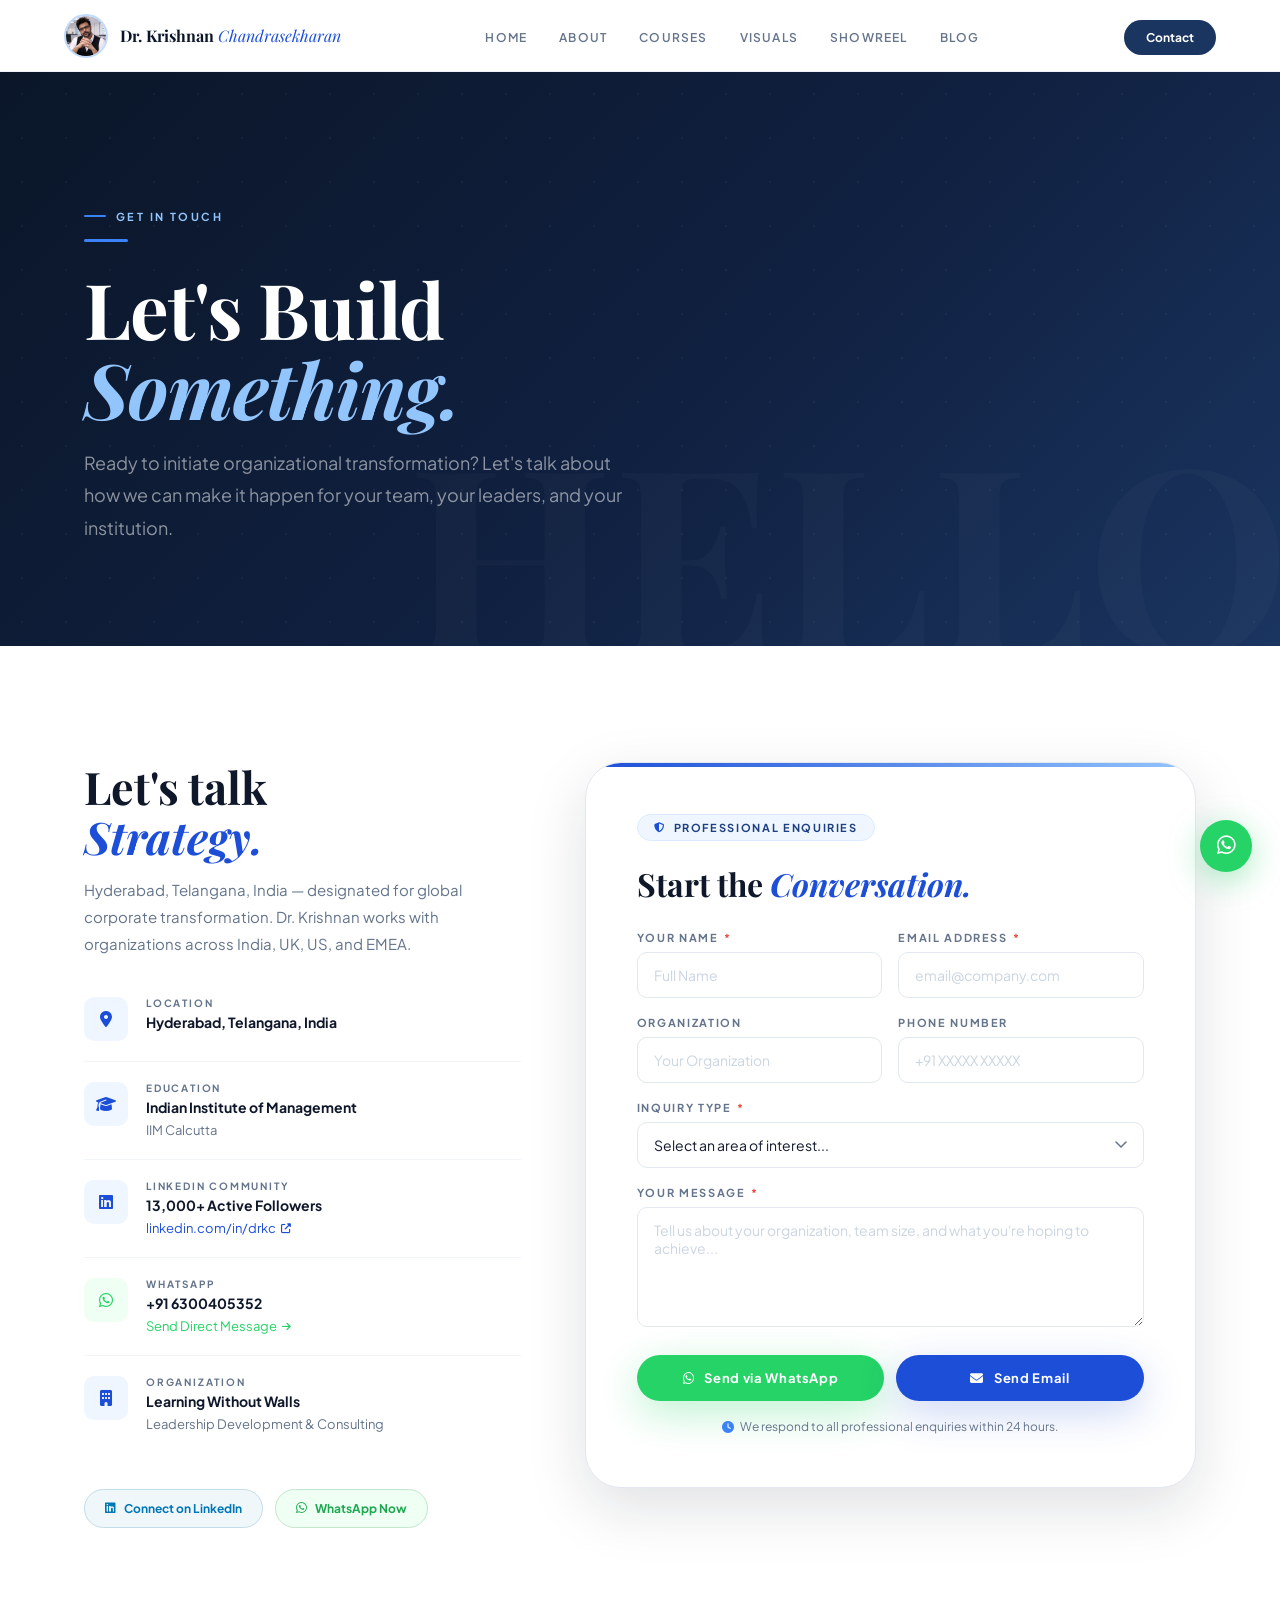
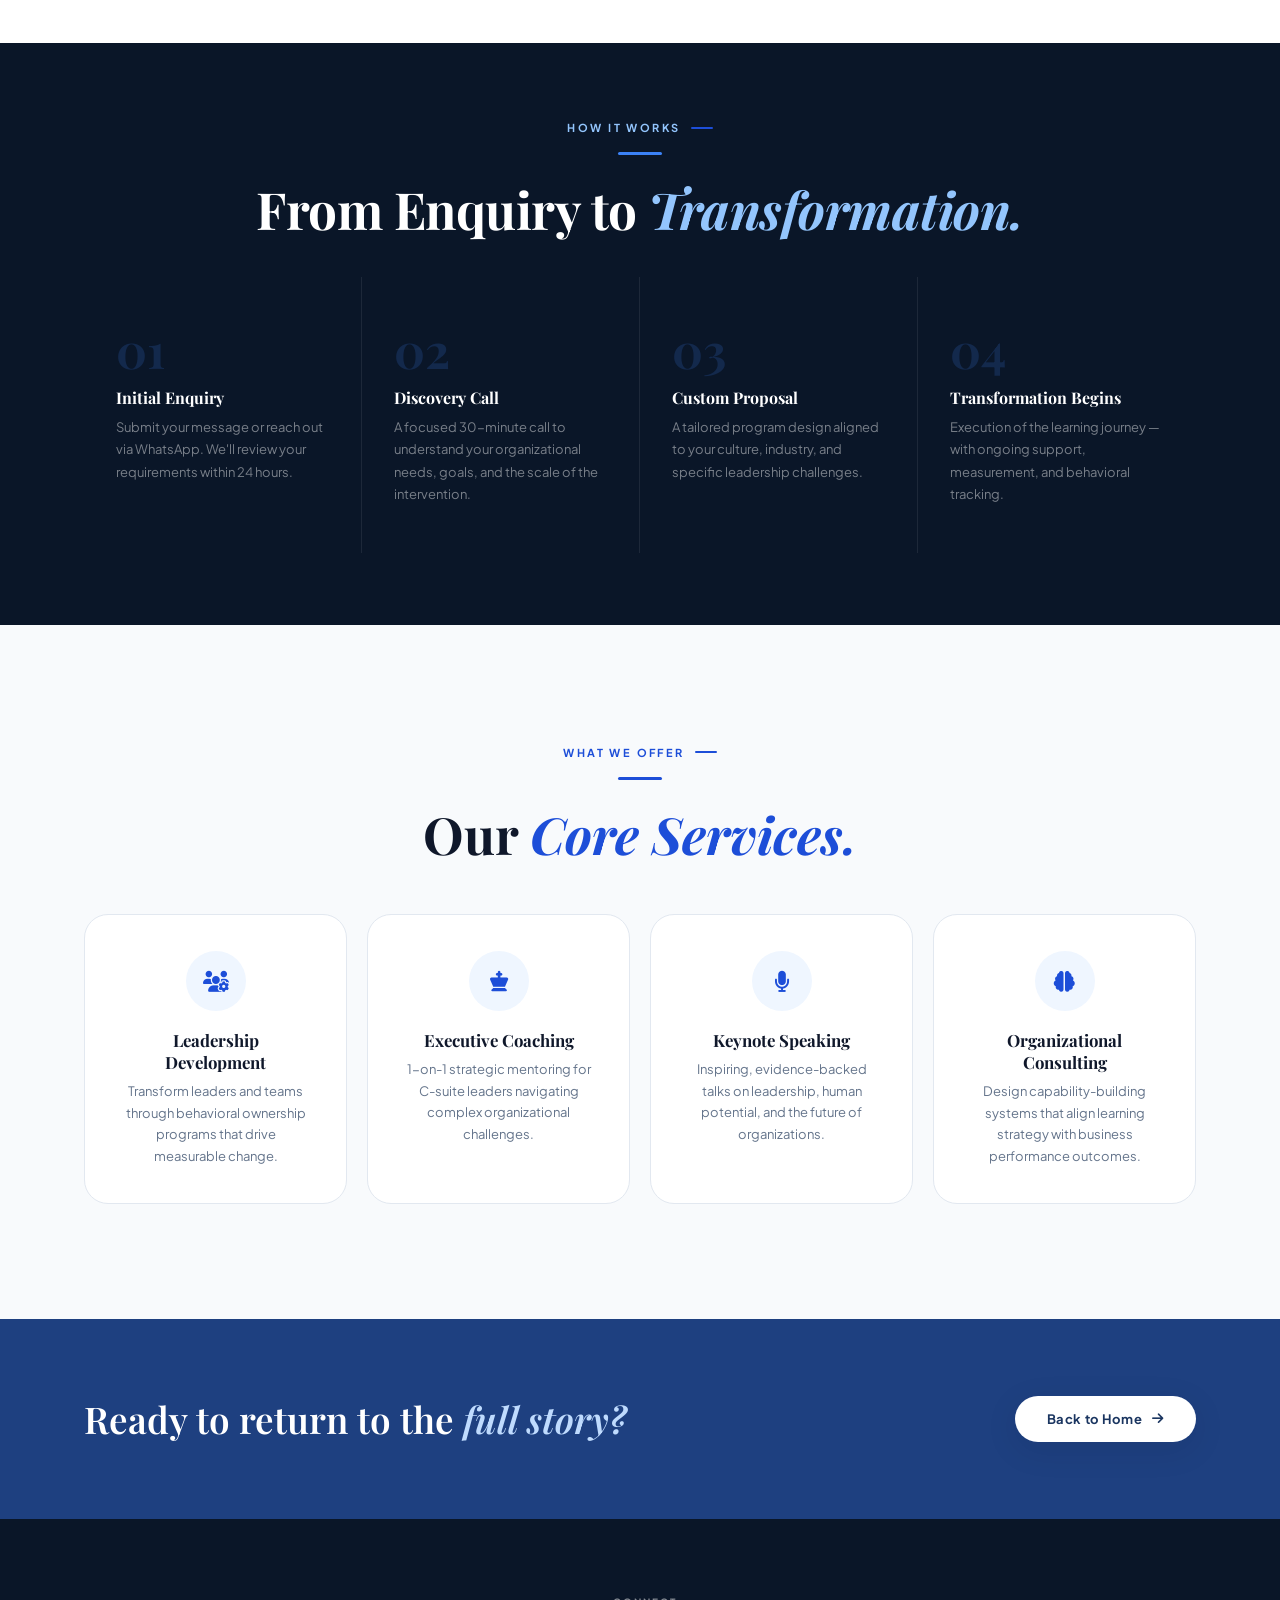
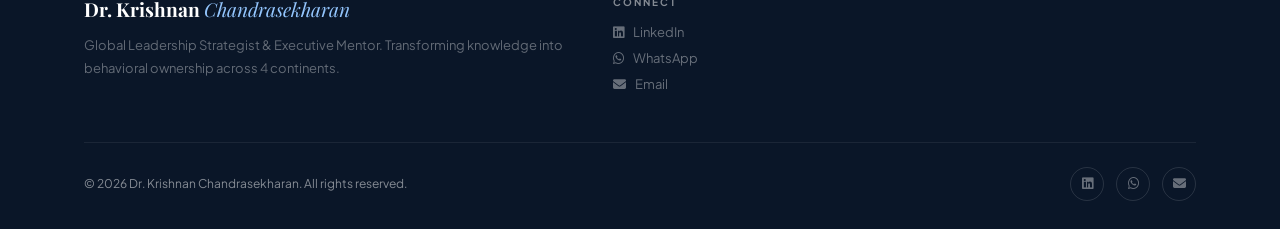
<file: pages/contact.html>
<!DOCTYPE html>
<html lang="en">
<head>
    <meta charset="UTF-8">
    <meta name="viewport" content="width=device-width, initial-scale=1.0, maximum-scale=1.0, user-scalable=no">
    <title>Contact | Dr. Krishnan Chandrasekharan</title>
    <meta name="description" content="Get in touch with Dr. Krishnan Chandrasekharan for corporate training, executive coaching, keynote speaking, and leadership consulting.">

    <link rel="preconnect" href="https://fonts.googleapis.com">
    <link rel="preconnect" href="https://fonts.gstatic.com" crossorigin>
    <link href="https://fonts.googleapis.com/css2?family=Playfair+Display:ital,wght@0,400;0,600;0,700;1,400;1,600&family=Plus+Jakarta+Sans:wght@300;400;500;600;700&display=swap" rel="stylesheet">
    <link rel="stylesheet" href="https://cdnjs.cloudflare.com/ajax/libs/font-awesome/6.4.2/css/all.min.css">

    <style>
        :root {
            --blue-900: #0a1628;
            --blue-800: #102040;
            --blue-700: #1a3560;
            --blue-600: #1e4080;
            --blue-500: #1d4ed8;
            --blue-400: #3b82f6;
            --blue-300: #93c5fd;
            --blue-200: #bfdbfe;
            --blue-100: #dbeafe;
            --blue-50:  #eff6ff;
            --white:    #ffffff;
            --grey-50:  #f8fafc;
            --grey-100: #f1f5f9;
            --grey-200: #e2e8f0;
            --grey-300: #cbd5e1;
            --grey-500: #64748b;
            --grey-700: #334155;
            --ink:      #0f172a;
            --green:    #25D366;
            --green-dark: #1da851;
            --radius-sm: 10px;
            --radius-md: 16px;
            --radius-lg: 24px;
            --radius-xl: 36px;
            --radius-full: 9999px;
            --shadow-xs:  0 1px 4px rgba(15,23,42,0.06);
            --shadow-sm:  0 2px 12px rgba(15,23,42,0.08);
            --shadow-md:  0 8px 32px rgba(15,23,42,0.10);
            --shadow-lg:  0 20px 60px rgba(15,23,42,0.13);
            --shadow-xl:  0 32px 80px rgba(15,23,42,0.16);
            --shadow-blue: 0 12px 40px rgba(29,78,216,0.22);
            --font-display: 'Playfair Display', serif;
            --font-body: 'Plus Jakarta Sans', sans-serif;
            --ease: cubic-bezier(0.25, 0.46, 0.45, 0.94);
            --tr: all 0.38s var(--ease);
        }

        *, *::before, *::after { box-sizing: border-box; margin: 0; padding: 0; }
        html { scroll-behavior: smooth; }
        body { font-family: var(--font-body); background: var(--white); color: var(--ink); overflow-x: hidden; -webkit-font-smoothing: antialiased; }
        ::-webkit-scrollbar { width: 5px; }
        ::-webkit-scrollbar-track { background: var(--grey-100); }
        ::-webkit-scrollbar-thumb { background: var(--blue-400); border-radius: 10px; }
        ::selection { background: var(--blue-100); color: var(--blue-800); }

        /* UTILS */
        .wrap { max-width: 1240px; margin: 0 auto; padding: 0 clamp(20px, 5vw, 72px); }
        .sec  { padding: clamp(72px, 9vw, 128px) 0; }
        .sec-sm { padding: clamp(48px, 6vw, 80px) 0; }

        .eyebrow { display: inline-flex; align-items: center; gap: 10px; font-size: 11px; font-weight: 700; letter-spacing: 0.22em; text-transform: uppercase; color: var(--blue-500); }
        .eyebrow::before { content: ''; width: 22px; height: 2px; background: var(--blue-500); border-radius: 2px; flex-shrink: 0; }
        .eyebrow.ctr { justify-content: center; }
        .eyebrow.ctr::before { display: none; }
        .eyebrow.ctr::after { content: ''; width: 22px; height: 2px; background: var(--blue-500); border-radius: 2px; flex-shrink: 0; }
        .eyebrow.lt { color: var(--blue-300); }
        .eyebrow.lt::before { background: var(--blue-400); }

        .rule { width: 44px; height: 3px; background: var(--blue-500); border-radius: 2px; margin: 16px 0 26px; }
        .rule.ctr { margin: 16px auto 26px; }
        .rule.lt { background: var(--blue-400); }

        .hd { font-family: var(--font-display); font-size: clamp(2.2rem, 5vw, 4.6rem); font-weight: 700; line-height: 1.08; letter-spacing: -0.01em; color: var(--ink); }
        .hd em { font-style: italic; color: var(--blue-500); }
        .hd.w { color: var(--white); }
        .hd.w em { color: var(--blue-300); }
        .hs { font-family: var(--font-display); font-size: clamp(1.6rem, 3vw, 2.6rem); font-weight: 700; line-height: 1.15; color: var(--ink); }
        .hs em { font-style: italic; color: var(--blue-500); }

        /* BUTTONS */
        .btn { display: inline-flex; align-items: center; justify-content: center; gap: 10px; font-family: var(--font-body); font-size: 13px; font-weight: 700; letter-spacing: 0.05em; text-decoration: none; border: none; border-radius: var(--radius-full); padding: 15px 32px; transition: var(--tr); white-space: nowrap; cursor: pointer; width: 100%; }
        .btn .arr { transition: transform 0.3s var(--ease); }
        .btn:hover .arr { transform: translateX(4px); }
        .btn-blue { background: var(--blue-500); color: var(--white); box-shadow: var(--shadow-blue); }
        .btn-blue:hover { background: var(--blue-700); color: var(--white); transform: translateY(-2px); box-shadow: 0 18px 52px rgba(29,78,216,0.35); }
        .btn-wa { background: var(--green); color: var(--white); box-shadow: 0 12px 40px rgba(37,211,102,0.3); }
        .btn-wa:hover { background: var(--green-dark); color: var(--white); transform: translateY(-2px); box-shadow: 0 18px 52px rgba(37,211,102,0.4); }
        .btn-outline-blue { background: transparent; color: var(--blue-600); border: 2px solid var(--blue-200); padding: 13px 32px; }
        .btn-outline-blue:hover { background: var(--blue-500); color: var(--white); border-color: var(--blue-500); }
        .btn-white { background: var(--white); color: var(--blue-700); box-shadow: var(--shadow-md); }
        .btn-white:hover { background: var(--grey-50); color: var(--blue-800); transform: translateY(-2px); }

        /* NAV */
        #nav { position: fixed; top: 0; left: 0; right: 0; z-index: 1000; transition: var(--tr); width: 100%; }
        .nb { display: flex; align-items: center; justify-content: space-between; padding: 0 clamp(20px,5vw,72px); height: 72px; background: rgba(255,255,255,0.92); backdrop-filter: blur(24px) saturate(180%); -webkit-backdrop-filter: blur(24px) saturate(180%); border-bottom: 1px solid rgba(29,78,216,0.07); transition: var(--tr); }
        #nav.sc .nb { height: 64px; box-shadow: var(--shadow-md); border-bottom-color: var(--grey-200); }
        .nbrand { font-family: var(--font-display); font-size: clamp(13px,1.5vw,16px); font-weight: 700; color: var(--blue-900); text-decoration: none; line-height: 1.2; }
        .nbrand em { font-style: italic; color: var(--blue-500); font-weight: 400; }
        .nav-pic { width: 44px; height: 44px; border-radius: 50%; object-fit: cover; border: 2px solid var(--blue-200); margin-right: 12px; display: block; flex-shrink: 0; }
        .nbrand-wrap { display: flex; align-items: center; gap: 0; }
        .nlinks { display: flex; align-items: center; gap: clamp(16px,2.5vw,36px); list-style: none; }
        .nlinks a { font-size: 12px; font-weight: 600; letter-spacing: 0.1em; text-transform: uppercase; color: var(--grey-500); text-decoration: none; transition: color 0.25s; position: relative; }
        .nlinks a::after { content: ''; position: absolute; bottom: -4px; left: 0; right: 0; height: 2px; background: var(--blue-500); border-radius: 2px; transform: scaleX(0); transition: transform 0.3s var(--ease); }
        .nlinks a:hover, .nlinks a.act { color: var(--blue-600); }
        .nlinks a:hover::after, .nlinks a.act::after { transform: scaleX(1); }
        .ncta { font-size: 12px; font-weight: 700; padding: 10px 22px; border-radius: var(--radius-full); background: var(--blue-500); color: var(--white) !important; text-decoration: none; transition: var(--tr); }
        .ncta:hover { background: var(--blue-700); transform: translateY(-1px); }
        .ham { display: none; flex-direction: column; gap: 5px; cursor: pointer; background: none; border: none; padding: 4px; }
        .ham span { display: block; width: 22px; height: 2px; background: var(--blue-800); border-radius: 2px; transition: var(--tr); }
        .ham.op span:nth-child(1) { transform: rotate(45deg) translate(5px,5px); }
        .ham.op span:nth-child(2) { opacity: 0; width: 0; }
        .ham.op span:nth-child(3) { transform: rotate(-45deg) translate(5px,-5px); }
        .drw { display: none; position: fixed; top: 72px; left: 0; right: 0; z-index: 999; background: rgba(255,255,255,0.98); backdrop-filter: blur(24px); border-bottom: 1px solid var(--grey-200); flex-direction: column; box-shadow: var(--shadow-lg); transform: translateY(-8px); opacity: 0; transition: var(--tr); pointer-events: none; }
        .drw.op { display: flex; transform: translateY(0); opacity: 1; pointer-events: all; }
        .drw a { font-size: 13px; font-weight: 600; letter-spacing: 0.1em; text-transform: uppercase; color: var(--grey-700); text-decoration: none; padding: 18px clamp(20px,5vw,72px); border-bottom: 1px solid var(--grey-100); transition: all 0.2s; }
        .drw a:hover { color: var(--blue-600); background: var(--blue-50); }
        .drw .mcta { background: var(--blue-500); color: var(--white) !important; text-align: center; margin: 16px clamp(20px,5vw,72px) 24px; border-radius: var(--radius-full); border-bottom: none !important; }
        .drw .mcta:hover { background: var(--blue-700); }
        @media(max-width:860px) { .nlinks, .ncta-w { display: none; } .ham { display: flex; } }

        /* PAGE HERO */
        .page-hero { margin-top: 72px; background: linear-gradient(135deg, var(--blue-900) 0%, var(--blue-800) 55%, var(--blue-700) 100%); padding: clamp(72px,10vw,130px) 0 clamp(64px,8vw,110px); position: relative; overflow: hidden; }
        .page-hero::before { content: ''; position: absolute; inset: 0; background-image: radial-gradient(circle, rgba(147,197,253,1) 1px, transparent 1px); background-size: 44px 44px; opacity: 0.06; }
        .page-hero::after { content: 'HELLO'; position: absolute; right: -10px; bottom: -30px; font-family: var(--font-display); font-size: 20vw; font-weight: 700; color: rgba(255,255,255,0.025); line-height: 1; pointer-events: none; }
        .ph-inner { position: relative; z-index: 1; }
        .ph-inner h1 { font-family: var(--font-display); font-size: clamp(2.8rem,6vw,5.5rem); font-weight: 700; line-height: 1.05; letter-spacing: -0.015em; color: var(--white); }
        .ph-inner h1 em { font-style: italic; color: var(--blue-300); }
        .ph-inner p { font-size: clamp(15px,1.7vw,18px); color: rgba(255,255,255,0.52); margin-top: 18px; max-width: 540px; line-height: 1.8; }

        /* MAIN CONTACT LAYOUT */
        .contact-layout { display: grid; grid-template-columns: 1fr 1.4fr; gap: clamp(40px,5vw,80px); align-items: start; }
        @media(max-width:900px) { .contact-layout { grid-template-columns: 1fr; } }

        /* INFO SIDE */
        .contact-info-title { font-family: var(--font-display); font-size: clamp(1.8rem,3.5vw,3rem); font-weight: 700; line-height: 1.12; color: var(--ink); margin-bottom: 14px; }
        .contact-info-title em { font-style: italic; color: var(--blue-500); }
        .contact-intro { font-size: 15px; line-height: 1.8; color: var(--grey-500); margin-bottom: 40px; }

        /* Contact detail items */
        .cdetail-list { list-style: none; }
        .cdetail { display: flex; align-items: flex-start; gap: 18px; padding: 20px 0; border-bottom: 1px solid var(--grey-100); transition: var(--tr); }
        .cdetail:first-child { padding-top: 0; }
        .cdetail:last-child { border-bottom: none; }
        .cdetail-icon { width: 44px; height: 44px; border-radius: var(--radius-sm); background: var(--blue-50); display: flex; align-items: center; justify-content: center; color: var(--blue-500); font-size: 1rem; flex-shrink: 0; transition: var(--tr); }
        .cdetail:hover .cdetail-icon { background: var(--blue-500); color: var(--white); }
        .cdetail-body { flex: 1; }
        .cdetail-label { font-size: 10px; font-weight: 700; letter-spacing: 0.18em; text-transform: uppercase; color: var(--grey-500); margin-bottom: 4px; }
        .cdetail-value { font-weight: 700; font-size: 14px; color: var(--ink); margin-bottom: 2px; }
        .cdetail-link { font-size: 13px; color: var(--blue-500); text-decoration: none; display: inline-flex; align-items: center; gap: 5px; transition: color 0.25s; }
        .cdetail-link:hover { color: var(--blue-700); }
        .cdetail-link.wa { color: var(--green); }
        .cdetail-link.wa:hover { color: var(--green-dark); }

        /* Quick contact chips */
        .quick-chips { display: flex; gap: 12px; flex-wrap: wrap; margin-top: 36px; }
        .qchip { display: inline-flex; align-items: center; gap: 8px; padding: 11px 20px; border-radius: var(--radius-full); font-size: 12px; font-weight: 700; text-decoration: none; transition: var(--tr); border: 1.5px solid; }
        .qchip-li { color: #0077b5; border-color: #c4dde8; background: #f0f7fb; }
        .qchip-li:hover { background: #0077b5; color: var(--white); border-color: #0077b5; transform: translateY(-2px); }
        .qchip-wa { color: var(--green-dark); border-color: #c3e6cb; background: #f0fff4; }
        .qchip-wa:hover { background: var(--green); color: var(--white); border-color: var(--green); transform: translateY(-2px); }

        /* FORM SIDE */
        .form-card {
            background: var(--white); border: 1px solid var(--grey-200);
            border-radius: var(--radius-xl); padding: clamp(28px,4vw,52px);
            box-shadow: var(--shadow-lg); position: relative; overflow: hidden;
        }
        .form-card::before { content: ''; position: absolute; top: 0; left: 0; right: 0; height: 4px; background: linear-gradient(90deg, var(--blue-500), var(--blue-300)); }

        .form-badge { display: inline-flex; align-items: center; gap: 8px; background: var(--blue-50); border: 1px solid var(--blue-100); border-radius: var(--radius-full); padding: 6px 16px; font-size: 11px; font-weight: 700; letter-spacing: 0.15em; text-transform: uppercase; color: var(--blue-600); margin-bottom: 24px; }
        .form-badge i { color: var(--blue-500); font-size: 10px; }

        .form-title { font-family: var(--font-display); font-size: clamp(1.5rem,2.5vw,2rem); font-weight: 700; color: var(--ink); margin-bottom: 28px; line-height: 1.2; }
        .form-title em { font-style: italic; color: var(--blue-500); }

        .frow { display: grid; grid-template-columns: 1fr 1fr; gap: 16px; }
        @media(max-width:560px) { .frow { grid-template-columns: 1fr; } }

        .fg { margin-bottom: 18px; }
        .fg label { display: block; font-size: 11px; font-weight: 700; letter-spacing: 0.15em; text-transform: uppercase; color: var(--grey-500); margin-bottom: 8px; }
        .fg label span { color: #e74c3c; margin-left: 2px; }
        .fi { width: 100%; padding: 13px 16px; border: 1.5px solid var(--grey-200); border-radius: var(--radius-sm); font-family: var(--font-body); font-size: 14px; color: var(--ink); background: var(--white); transition: border-color 0.25s, box-shadow 0.25s; }
        .fi:focus { outline: none; border-color: var(--blue-400); box-shadow: 0 0 0 3px var(--blue-50); }
        .fi::placeholder { color: var(--grey-300); }
        textarea.fi { resize: vertical; min-height: 120px; }
        select.fi { cursor: pointer; appearance: none; background-image: url("data:image/svg+xml,%3Csvg xmlns='http://www.w3.org/2000/svg' width='12' height='8' viewBox='0 0 12 8'%3E%3Cpath d='M1 1l5 5 5-5' stroke='%2364748b' stroke-width='1.5' fill='none' stroke-linecap='round'/%3E%3C/svg%3E"); background-repeat: no-repeat; background-position: right 16px center; padding-right: 40px; }

        .form-btns { display: grid; grid-template-columns: 1fr 1fr; gap: 12px; margin-top: 24px; }
        @media(max-width:480px) { .form-btns { grid-template-columns: 1fr; } }
        .form-note { font-size: 12px; color: var(--grey-500); text-align: center; margin-top: 16px; line-height: 1.6; }
        .form-note i { color: var(--blue-400); margin-right: 4px; }

        /* SUCCESS STATE */
        .form-success { display: none; text-align: center; padding: 40px 20px; }
        .form-success i { font-size: 3rem; color: var(--blue-500); margin-bottom: 16px; display: block; }
        .form-success h4 { font-family: var(--font-display); font-size: 1.6rem; font-weight: 700; margin-bottom: 10px; }
        .form-success p { font-size: 14px; color: var(--grey-500); line-height: 1.7; }

        /* SERVICES GRID */
        .svc-grid { display: grid; grid-template-columns: repeat(4,1fr); gap: 20px; }
        @media(max-width:860px) { .svc-grid { grid-template-columns: 1fr 1fr; } }
        @media(max-width:500px) { .svc-grid { grid-template-columns: 1fr; } }

        .svc-card { background: var(--white); border: 1px solid var(--grey-200); border-radius: var(--radius-lg); padding: clamp(22px,3vw,36px); text-align: center; transition: var(--tr); cursor: default; }
        .svc-card:hover { box-shadow: var(--shadow-lg); transform: translateY(-4px); border-color: var(--blue-200); }
        .svc-icon { width: 60px; height: 60px; border-radius: 50%; background: var(--blue-50); display: flex; align-items: center; justify-content: center; color: var(--blue-500); font-size: 1.3rem; margin: 0 auto 18px; transition: var(--tr); }
        .svc-card:hover .svc-icon { background: var(--blue-500); color: var(--white); box-shadow: var(--shadow-blue); }
        .svc-card h5 { font-family: var(--font-display); font-size: 1.05rem; font-weight: 700; color: var(--ink); margin-bottom: 8px; }
        .svc-card p { font-size: 13px; color: var(--grey-500); line-height: 1.65; }

        /* PROCESS STRIP */
        .process-strip { background: var(--blue-900); }
        .proc-grid { display: grid; grid-template-columns: repeat(4,1fr); gap: 0; }
        .proc-item { padding: clamp(28px,4vw,48px) clamp(18px,2.5vw,32px); border-right: 1px solid rgba(255,255,255,0.08); position: relative; }
        .proc-item:last-child { border-right: none; }
        .proc-num { font-family: var(--font-display); font-size: 3rem; font-weight: 700; color: rgba(59,130,246,0.18); line-height: 1; margin-bottom: 14px; }
        .proc-item h4 { font-family: var(--font-display); font-size: 1rem; font-weight: 700; color: var(--white); margin-bottom: 8px; }
        .proc-item p { font-size: 13px; color: rgba(255,255,255,0.45); line-height: 1.7; }
        @media(max-width:720px) { .proc-grid { grid-template-columns: 1fr 1fr; } .proc-item:nth-child(2){border-right:none;} .proc-item:nth-child(1),.proc-item:nth-child(2){border-bottom:1px solid rgba(255,255,255,0.08);} }
        @media(max-width:420px) { .proc-grid { grid-template-columns: 1fr; } .proc-item { border-right: none; border-bottom: 1px solid rgba(255,255,255,0.08); } .proc-item:last-child { border-bottom: none; } }

        /* CTA BAND */
        .cta-band { background: var(--blue-600); }
        .cta-inner { display: flex; align-items: center; justify-content: space-between; gap: 32px; flex-wrap: wrap; }
        .cta-inner h2 { font-family: var(--font-display); font-size: clamp(1.4rem,3vw,2.3rem); font-weight: 600; color: var(--white); max-width: 560px; line-height: 1.25; }
        .cta-inner h2 em { font-style: italic; color: var(--blue-200); }

        /* FOOTER */
        footer { background: var(--blue-900); color: rgba(255,255,255,0.5); padding: clamp(48px,6vw,80px) 0 28px; }
        .fgrid { display: grid; grid-template-columns: 1.8fr 1fr 1fr; gap: 48px; padding-bottom: 40px; border-bottom: 1px solid rgba(255,255,255,0.07); }
        @media(max-width:700px) { .fgrid { grid-template-columns: 1fr; gap: 28px; } }
        .fbrand { font-family: var(--font-display); font-size: 1.2rem; font-weight: 700; color: var(--white); text-decoration: none; display: block; margin-bottom: 12px; }
        .fbrand em { font-style: italic; color: var(--blue-300); font-weight: 400; }
        .fdesc { font-size: 13px; line-height: 1.8; color: rgba(255,255,255,0.36); }
        .fcol h6 { font-size: 10px; font-weight: 700; letter-spacing: 0.2em; text-transform: uppercase; color: rgba(255,255,255,0.5); margin-bottom: 16px; }
        .fcol a { display: block; font-size: 13px; color: rgba(255,255,255,0.38); text-decoration: none; margin-bottom: 10px; transition: color 0.25s; }
        .fcol a:hover { color: var(--blue-300); }
        .fbot { display: flex; justify-content: space-between; align-items: center; padding-top: 24px; flex-wrap: wrap; gap: 12px; }
        .fbot p { font-size: 12px; }
        .fsoc { display: flex; gap: 12px; }
        .fsoc a { width: 34px; height: 34px; border-radius: 50%; border: 1px solid rgba(255,255,255,0.12); display: flex; align-items: center; justify-content: center; color: rgba(255,255,255,0.38); font-size: 13px; text-decoration: none; transition: var(--tr); }
        .fsoc a:hover { background: var(--blue-500); border-color: var(--blue-500); color: var(--white); transform: translateY(-2px); }

        .wa-float { position: fixed; bottom: 28px; right: 28px; z-index: 999; width: 52px; height: 52px; border-radius: 50%; background: #25D366; color: var(--white); display: flex; align-items: center; justify-content: center; font-size: 1.35rem; text-decoration: none; box-shadow: 0 8px 32px rgba(37,211,102,0.4); transition: var(--tr); }
        .wa-float:hover { transform: scale(1.1); background: #1da851; color: var(--white); }

        /* REVEAL */
        .rev { opacity: 0; transform: translateY(26px); transition: opacity 0.65s var(--ease), transform 0.65s var(--ease); }
        .rev.in { opacity: 1; transform: translateY(0); }
        .d1 { transition-delay: 0.1s; } .d2 { transition-delay: 0.2s; } .d3 { transition-delay: 0.3s; }
    </style>
</head>
<body>

<!-- NAV -->
<nav id="nav">
    <div class="nb">
        <div class="nbrand-wrap">
            <img src="../images/profile1.jpeg" class="nav-pic" alt="Dr. Krishnan">
            <a href="../index.html" class="nbrand">Dr. Krishnan <em>Chandrasekharan</em></a>
        </div>
        <ul class="nlinks">
            <li><a href="../index.html">Home</a></li>
            <li><a href="about.html">About</a></li>
            <li><a href="courses.html">Courses</a></li>
            <li><a href="gallery.html">Visuals</a></li>
            <li><a href="videos.html">Showreel</a></li>
            <li><a href="blog.html">Blog</a></li>
        </ul>
        <div class="ncta-w"><a href="contact.html" class="ncta act" style="background:var(--blue-700);">Contact</a></div>
        <button class="ham" id="ham" aria-label="Menu"><span></span><span></span><span></span></button>
    </div>
</nav>

<!-- MOBILE DRAWER -->
<div class="drw" id="drw">
    <a href="../index.html">Home</a>
    <a href="about.html">About</a>
    <a href="courses.html">Courses</a>
    <a href="gallery.html">Visuals</a>
    <a href="videos.html">Showreel</a>
    <a href="blog.html">Blog</a>
    <a href="contact.html" class="mcta">Contact</a>
</div>

<!-- PAGE HERO -->
<header class="page-hero">
    <div class="wrap ph-inner">
        <div class="rev">
            <div class="eyebrow lt">Get in Touch</div>
            <div class="rule lt"></div>
        </div>
        <h1 class="rev d1">Let's Build<br><em>Something.</em></h1>
        <p class="rev d2">Ready to initiate organizational transformation? Let's talk about how we can make it happen for your team, your leaders, and your institution.</p>
    </div>
</header>

<!-- MAIN CONTACT SECTION -->
<section class="sec" style="background: var(--white);">
    <div class="wrap">
        <div class="contact-layout">

            <!-- LEFT: Info -->
            <div class="rev">
                <h2 class="contact-info-title">Let's talk<br><em>Strategy.</em></h2>
                <p class="contact-intro">Hyderabad, Telangana, India — designated for global corporate transformation. Dr. Krishnan works with organizations across India, UK, US, and EMEA.</p>

                <ul class="cdetail-list">
                    <li class="cdetail">
                        <div class="cdetail-icon"><i class="fas fa-map-marker-alt"></i></div>
                        <div class="cdetail-body">
                            <div class="cdetail-label">Location</div>
                            <div class="cdetail-value">Hyderabad, Telangana, India</div>
                        </div>
                    </li>
                    <li class="cdetail">
                        <div class="cdetail-icon"><i class="fas fa-graduation-cap"></i></div>
                        <div class="cdetail-body">
                            <div class="cdetail-label">Education</div>
                            <div class="cdetail-value">Indian Institute of Management</div>
                            <span style="font-size:13px;color:var(--grey-500);">IIM Calcutta</span>
                        </div>
                    </li>
                    <li class="cdetail">
                        <div class="cdetail-icon"><i class="fab fa-linkedin"></i></div>
                        <div class="cdetail-body">
                            <div class="cdetail-label">LinkedIn Community</div>
                            <div class="cdetail-value">13,000+ Active Followers</div>
                            <a href="https://www.linkedin.com/in/drkc" target="_blank" class="cdetail-link">linkedin.com/in/drkc <i class="fas fa-external-link-alt" style="font-size:10px;"></i></a>
                        </div>
                    </li>
                    <li class="cdetail">
                        <div class="cdetail-icon" style="background:#f0fff4;color:var(--green);"><i class="fab fa-whatsapp"></i></div>
                        <div class="cdetail-body">
                            <div class="cdetail-label">WhatsApp</div>
                            <div class="cdetail-value">+91 6300405352</div>
                            <a href="https://wa.me/916300405352" target="_blank" class="cdetail-link wa">Send Direct Message <i class="fas fa-arrow-right" style="font-size:10px;"></i></a>
                        </div>
                    </li>
                    <li class="cdetail">
                        <div class="cdetail-icon"><i class="fas fa-building"></i></div>
                        <div class="cdetail-body">
                            <div class="cdetail-label">Organization</div>
                            <div class="cdetail-value">Learning Without Walls</div>
                            <span style="font-size:13px;color:var(--grey-500);">Leadership Development &amp; Consulting</span>
                        </div>
                    </li>
                </ul>

                <div class="quick-chips">
                    <a href="https://www.linkedin.com/in/drkc" target="_blank" class="qchip qchip-li">
                        <i class="fab fa-linkedin"></i> Connect on LinkedIn
                    </a>
                    <a href="https://wa.me/916300405352" target="_blank" class="qchip qchip-wa">
                        <i class="fab fa-whatsapp"></i> WhatsApp Now
                    </a>
                </div>
            </div>

            <!-- RIGHT: Form -->
            <div class="rev d1">
                <div class="form-card">
                    <div class="form-badge"><i class="fas fa-shield-alt"></i> Professional Enquiries</div>
                    <h3 class="form-title">Start the <em>Conversation.</em></h3>

                    <form id="contactForm">
                        <div class="frow">
                            <div class="fg">
                                <label>Your Name <span>*</span></label>
                                <input type="text" class="fi" id="name" placeholder="Full Name" required>
                            </div>
                            <div class="fg">
                                <label>Email Address <span>*</span></label>
                                <input type="email" class="fi" id="email" placeholder="email@company.com" required>
                            </div>
                        </div>

                        <div class="frow">
                            <div class="fg">
                                <label>Organization</label>
                                <input type="text" class="fi" id="org" placeholder="Your Organization">
                            </div>
                            <div class="fg">
                                <label>Phone Number</label>
                                <input type="tel" class="fi" id="phone" placeholder="+91 XXXXX XXXXX">
                            </div>
                        </div>

                        <div class="fg">
                            <label>Inquiry Type <span>*</span></label>
                            <select class="fi" id="inquiryType" required>
                                <option value="">Select an area of interest...</option>
                                <option value="corporate-training">Corporate Training Programs</option>
                                <option value="executive-coaching">Executive Coaching</option>
                                <option value="keynote">Keynote Speaking</option>
                                <option value="consulting">Leadership Consulting</option>
                                <option value="campus">Campus / University Workshop</option>
                                <option value="other">Other</option>
                            </select>
                        </div>

                        <div class="fg">
                            <label>Your Message <span>*</span></label>
                            <textarea class="fi" id="message" placeholder="Tell us about your organization, team size, and what you're hoping to achieve..." required></textarea>
                        </div>

                        <div class="form-btns">
                            <button type="submit" class="btn btn-wa" id="waBtn">
                                <i class="fab fa-whatsapp"></i> Send via WhatsApp
                            </button>
                            <button type="button" class="btn btn-blue" id="emailBtn">
                                <i class="fas fa-envelope"></i> Send Email
                            </button>
                        </div>

                        <p class="form-note">
                            <i class="fas fa-clock"></i>
                            We respond to all professional enquiries within 24 hours.
                        </p>
                    </form>

                    <div class="form-success" id="formSuccess">
                        <i class="fas fa-check-circle"></i>
                        <h4>Message Sent!</h4>
                        <p>Thank you for reaching out. Dr. Krishnan's team will get back to you within 24 hours.</p>
                    </div>
                </div>
            </div>

        </div>
    </div>
</section>

<!-- PROCESS STRIP (dark) -->
<div class="process-strip">
    <div class="wrap">
        <div style="text-align:center; padding-top:clamp(48px,6vw,72px); margin-bottom:40px;">
            <div class="eyebrow lt ctr rev" style="display:inline-flex;">How It Works</div>
            <div class="rule lt ctr rev"></div>
            <h2 class="hd w rev" style="font-family:var(--font-display);font-size:clamp(2rem,4vw,3.4rem);font-weight:700;line-height:1.1;color:var(--white);">From Enquiry to <em style="font-style:italic;color:var(--blue-300);">Transformation.</em></h2>
        </div>
        <div class="proc-grid">
            <div class="proc-item rev">
                <div class="proc-num">01</div>
                <h4>Initial Enquiry</h4>
                <p>Submit your message or reach out via WhatsApp. We'll review your requirements within 24 hours.</p>
            </div>
            <div class="proc-item rev d1">
                <div class="proc-num">02</div>
                <h4>Discovery Call</h4>
                <p>A focused 30-minute call to understand your organizational needs, goals, and the scale of the intervention.</p>
            </div>
            <div class="proc-item rev d2">
                <div class="proc-num">03</div>
                <h4>Custom Proposal</h4>
                <p>A tailored program design aligned to your culture, industry, and specific leadership challenges.</p>
            </div>
            <div class="proc-item rev d3">
                <div class="proc-num">04</div>
                <h4>Transformation Begins</h4>
                <p>Execution of the learning journey — with ongoing support, measurement, and behavioral tracking.</p>
            </div>
        </div>
        <div style="padding-bottom:clamp(48px,6vw,72px);"></div>
    </div>
</div>

<!-- SERVICES -->
<section class="sec" style="background: var(--grey-50);">
    <div class="wrap">
        <div style="text-align:center; margin-bottom:52px;">
            <div class="eyebrow ctr rev" style="display:inline-flex;">What We Offer</div>
            <div class="rule ctr rev"></div>
            <h2 style="font-family:var(--font-display);font-size:clamp(2rem,4vw,3.4rem);font-weight:700;line-height:1.1;color:var(--ink);" class="rev">Our <em style="font-style:italic;color:var(--blue-500);">Core Services.</em></h2>
        </div>
        <div class="svc-grid">
            <div class="svc-card rev">
                <div class="svc-icon"><i class="fas fa-users-cog"></i></div>
                <h5>Leadership Development</h5>
                <p>Transform leaders and teams through behavioral ownership programs that drive measurable change.</p>
            </div>
            <div class="svc-card rev d1">
                <div class="svc-icon"><i class="fas fa-chess-king"></i></div>
                <h5>Executive Coaching</h5>
                <p>1-on-1 strategic mentoring for C-suite leaders navigating complex organizational challenges.</p>
            </div>
            <div class="svc-card rev d2">
                <div class="svc-icon"><i class="fas fa-microphone"></i></div>
                <h5>Keynote Speaking</h5>
                <p>Inspiring, evidence-backed talks on leadership, human potential, and the future of organizations.</p>
            </div>
            <div class="svc-card rev d3">
                <div class="svc-icon"><i class="fas fa-brain"></i></div>
                <h5>Organizational Consulting</h5>
                <p>Design capability-building systems that align learning strategy with business performance outcomes.</p>
            </div>
        </div>
    </div>
</section>

<!-- CTA BAND -->
<div class="cta-band sec-sm">
    <div class="wrap">
        <div class="cta-inner rev">
            <h2>Ready to return to the <em>full story?</em></h2>
            <a href="../index.html" class="btn btn-white" style="flex-shrink:0; width:auto;">Back to Home <i class="fas fa-arrow-right arr"></i></a>
        </div>
    </div>
</div>

<!-- FOOTER -->
<footer>
    <div class="wrap">
        <div class="fgrid">
            <div>
                <a href="../index.html" class="fbrand">Dr. Krishnan <em>Chandrasekharan</em></a>
                <p class="fdesc">Global Leadership Strategist &amp; Executive Mentor. Transforming knowledge into behavioral ownership across 4 continents.</p>
            </div>
            <div class="fcol">
                <h6>Connect</h6>
                <a href="https://www.linkedin.com/in/drkc" target="_blank" rel="noopener noreferrer"><i class="fab fa-linkedin" style="margin-right:9px;"></i>LinkedIn</a>
                <a href="https://wa.me/916300405352" target="_blank" rel="noopener noreferrer"><i class="fab fa-whatsapp" style="margin-right:9px;"></i>WhatsApp</a>
                <a href="mailto:connect@learningwithoutwalls.in?subject=Website%20Inquiry"><i class="fas fa-envelope" style="margin-right:9px;"></i>Email</a>
            </div>
        </div>
        <div class="fbot">
            <p>&copy; 2026 Dr. Krishnan Chandrasekharan. All rights reserved.</p>
            <div class="fsoc">
                <a href="https://www.linkedin.com/in/drkc" target="_blank" rel="noopener noreferrer"><i class="fab fa-linkedin"></i></a>
                <a href="https://wa.me/916300405352" target="_blank" rel="noopener noreferrer"><i class="fab fa-whatsapp"></i></a>
                <a href="mailto:connect@learningwithoutwalls.in?subject=Website%20Inquiry"><i class="fas fa-envelope"></i></a>
            </div>
        </div>
    </div>
</footer>

<a href="https://wa.me/916300405352" class="wa-float" target="_blank" aria-label="WhatsApp"><i class="fab fa-whatsapp"></i></a>

<script>
    // NAV SCROLL
    const nav = document.getElementById('nav');
    window.addEventListener('scroll', () => nav.classList.toggle('sc', scrollY > 48));

    // MOBILE MENU
    const ham = document.getElementById('ham'), drw = document.getElementById('drw');
    ham.addEventListener('click', () => { ham.classList.toggle('op'); drw.classList.toggle('op'); });
    drw.querySelectorAll('a').forEach(a => a.addEventListener('click', () => { ham.classList.remove('op'); drw.classList.remove('op'); }));

    // REVEAL
    const ro = new IntersectionObserver(es => es.forEach(e => {
        if (e.isIntersecting) { e.target.classList.add('in'); ro.unobserve(e.target); }
    }), { threshold: 0.1 });
    document.querySelectorAll('.rev').forEach(el => ro.observe(el));

    // FORM: WhatsApp
    document.getElementById('waBtn').addEventListener('click', function() {
        const form = document.getElementById('contactForm');
        if (!form.checkValidity()) { form.reportValidity(); return; }
        const name    = document.getElementById('name').value;
        const email   = document.getElementById('email').value;
        const org     = document.getElementById('org').value;
        const type    = document.getElementById('inquiryType').value;
        const message = document.getElementById('message').value;
        const text = `Hello Dr. Krishnan,\n\n*Name:* ${name}\n*Email:* ${email}\n*Organization:* ${org || 'N/A'}\n*Enquiry Type:* ${type}\n\n*Message:*\n${message}`;
        window.open(`https://wa.me/916300405352?text=${encodeURIComponent(text)}`, '_blank');
    });

    // FORM: Email
    document.getElementById('emailBtn').addEventListener('click', function() {
        const form = document.getElementById('contactForm');
        if (!form.checkValidity()) { form.reportValidity(); return; }
        const name    = document.getElementById('name').value;
        const email   = document.getElementById('email').value;
        const org     = document.getElementById('org').value;
        const type    = document.getElementById('inquiryType').value;
        const message = document.getElementById('message').value;
        const subject = `Professional Enquiry: ${type} — ${name}`;
        const body    = `Name: ${name}\nEmail: ${email}\nOrganization: ${org || 'N/A'}\nEnquiry Type: ${type}\n\nMessage:\n${message}`;
        window.location.href = `mailto:connect@learningwithoutwalls.in?subject=${encodeURIComponent(subject)}&body=${encodeURIComponent(body)}`;
        
        // Show success
        document.getElementById('contactForm').style.display = 'none';
        document.getElementById('formSuccess').style.display = 'block';
    });

    // FORM: Handle Submit
    document.getElementById('contactForm').addEventListener('submit', function(e) {
        e.preventDefault();
        // Since waBtn is submit type, it triggers the click listener first, then this
        document.getElementById('contactForm').style.display = 'none';
        document.getElementById('formSuccess').style.display = 'block';
    });
</script>
</body>
</html>
</file>
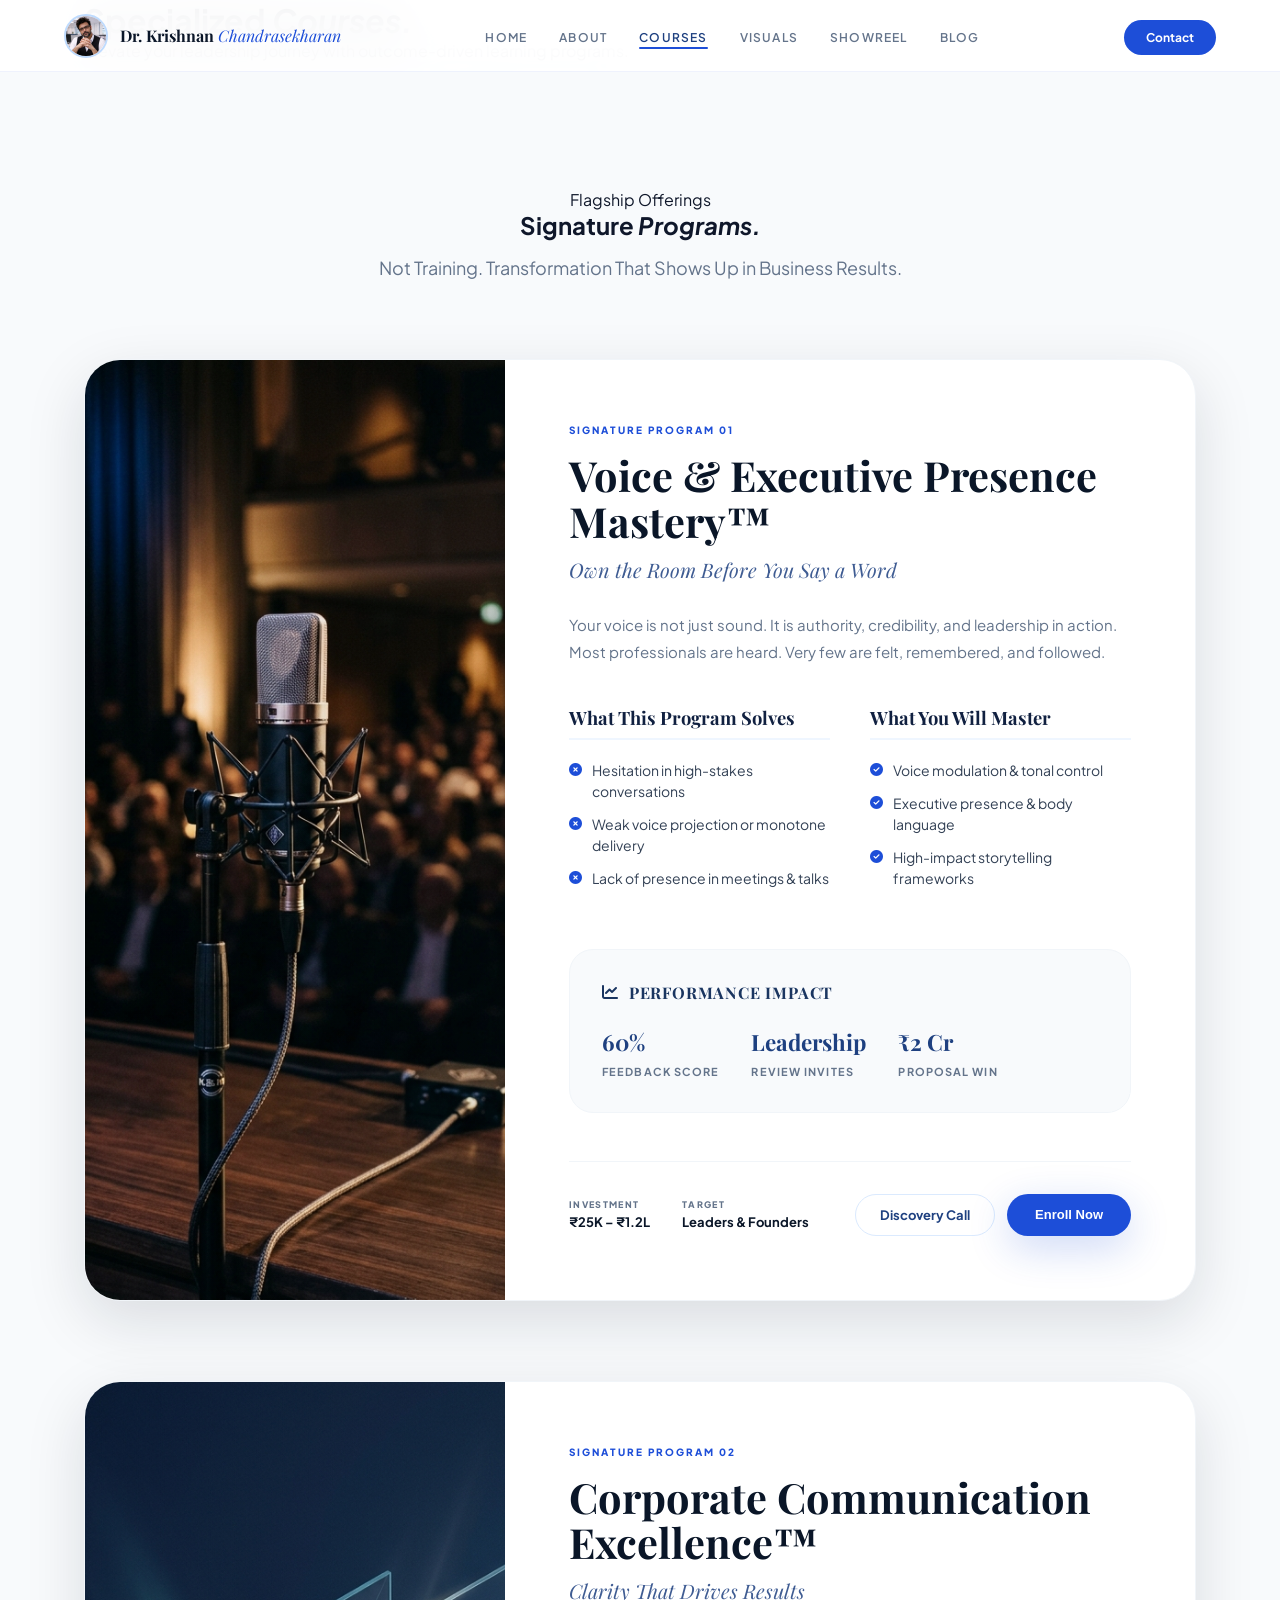
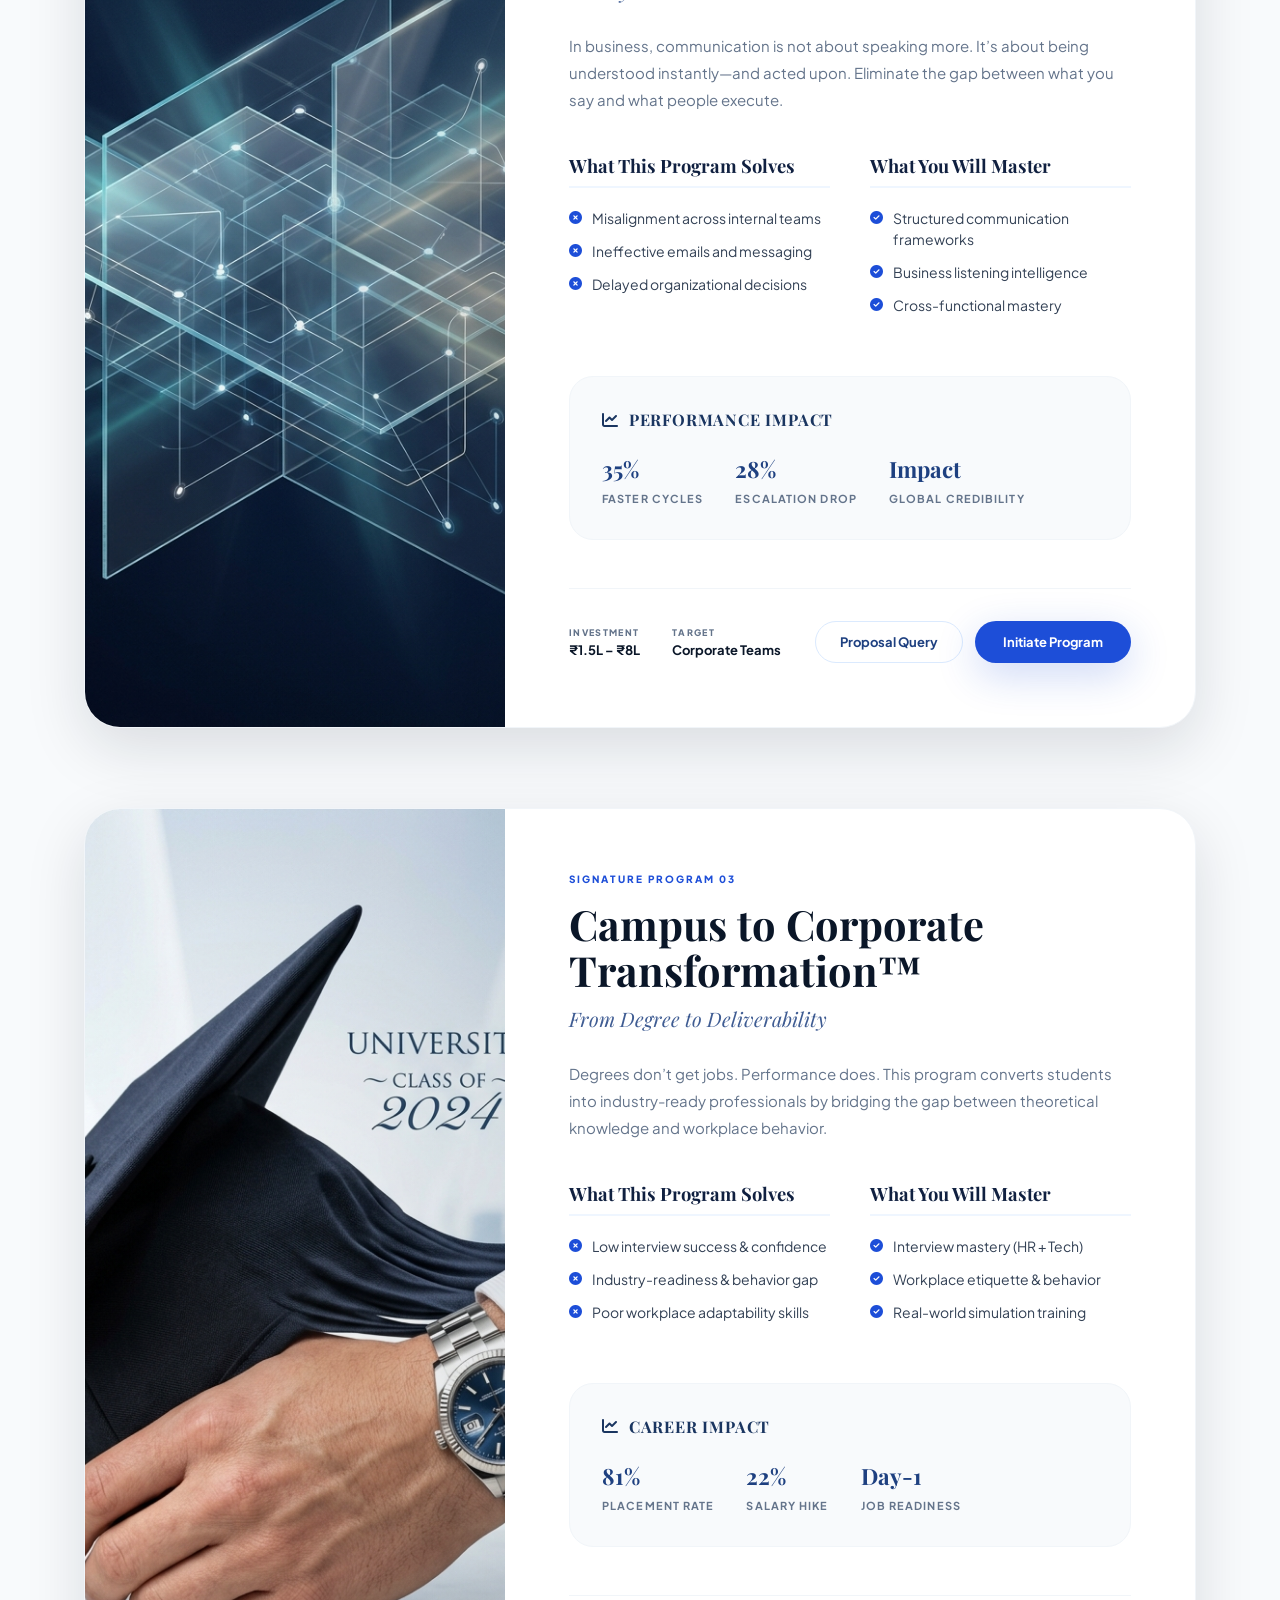
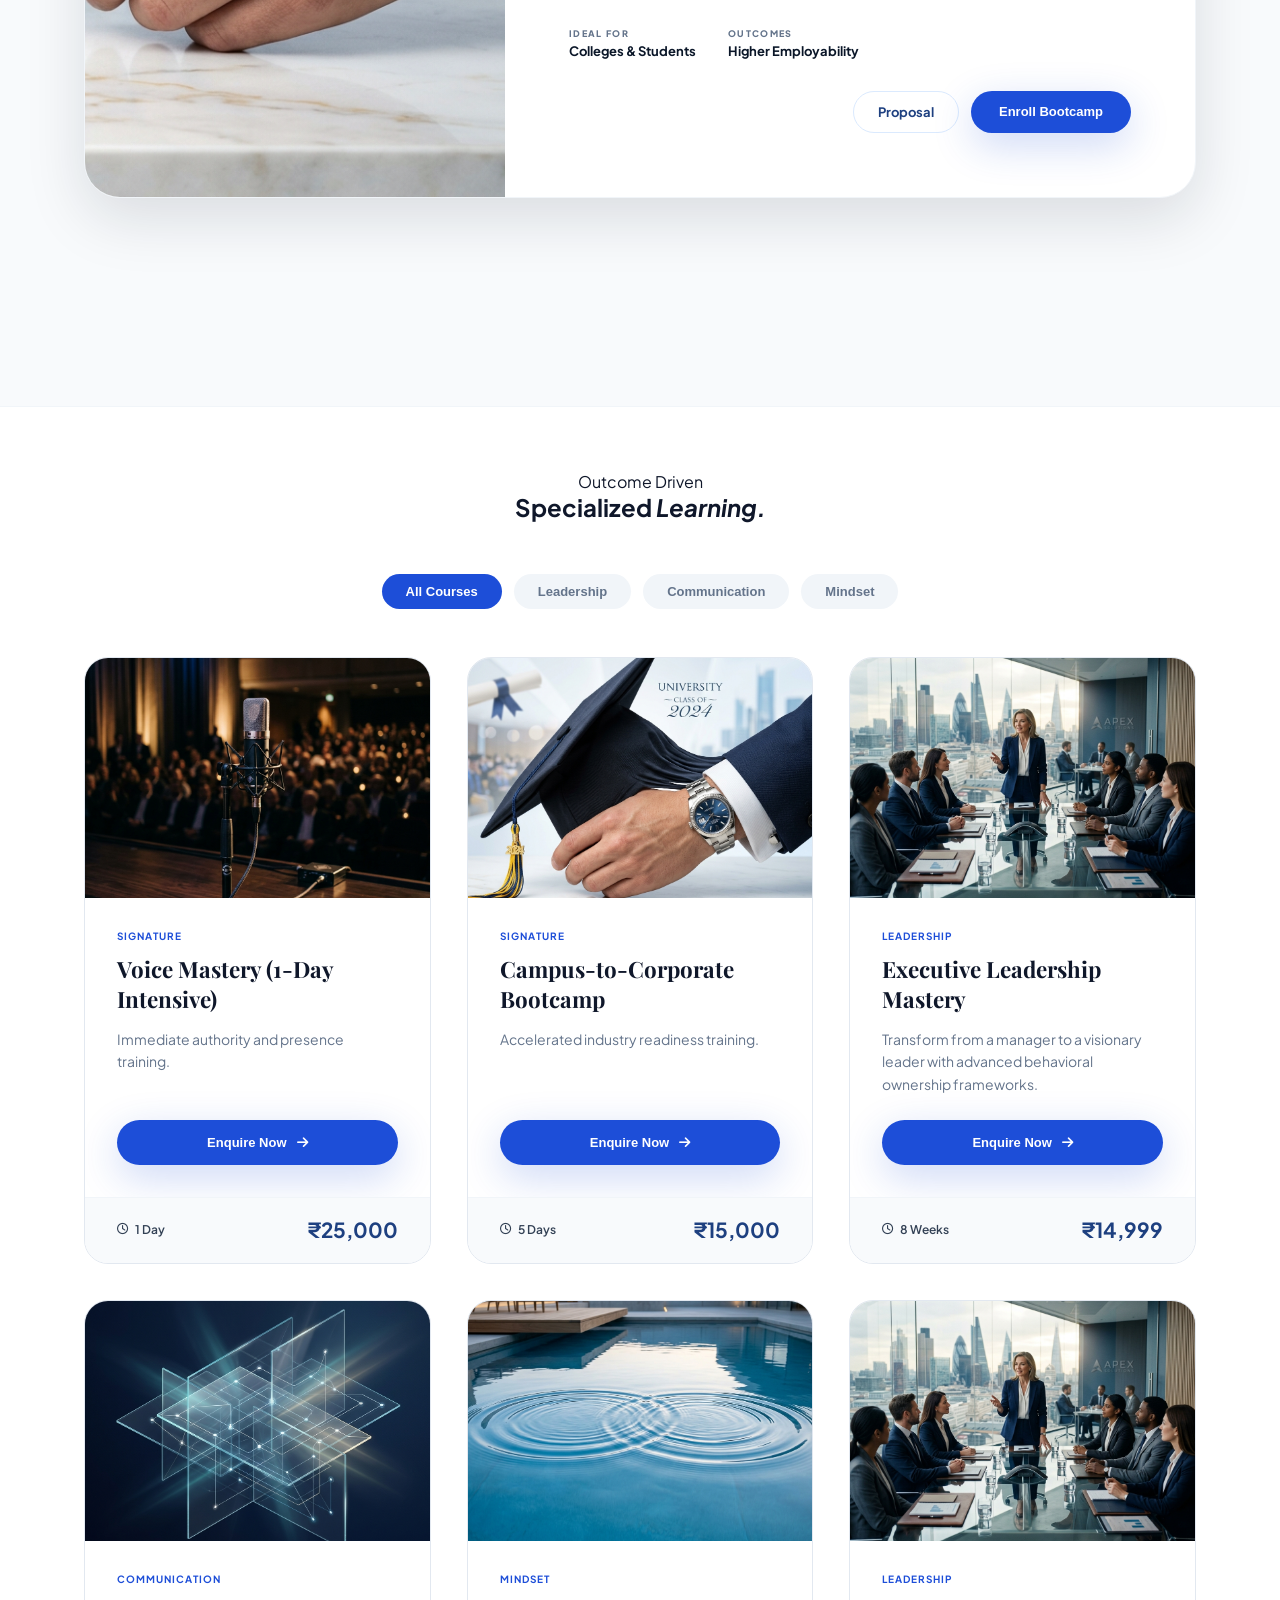
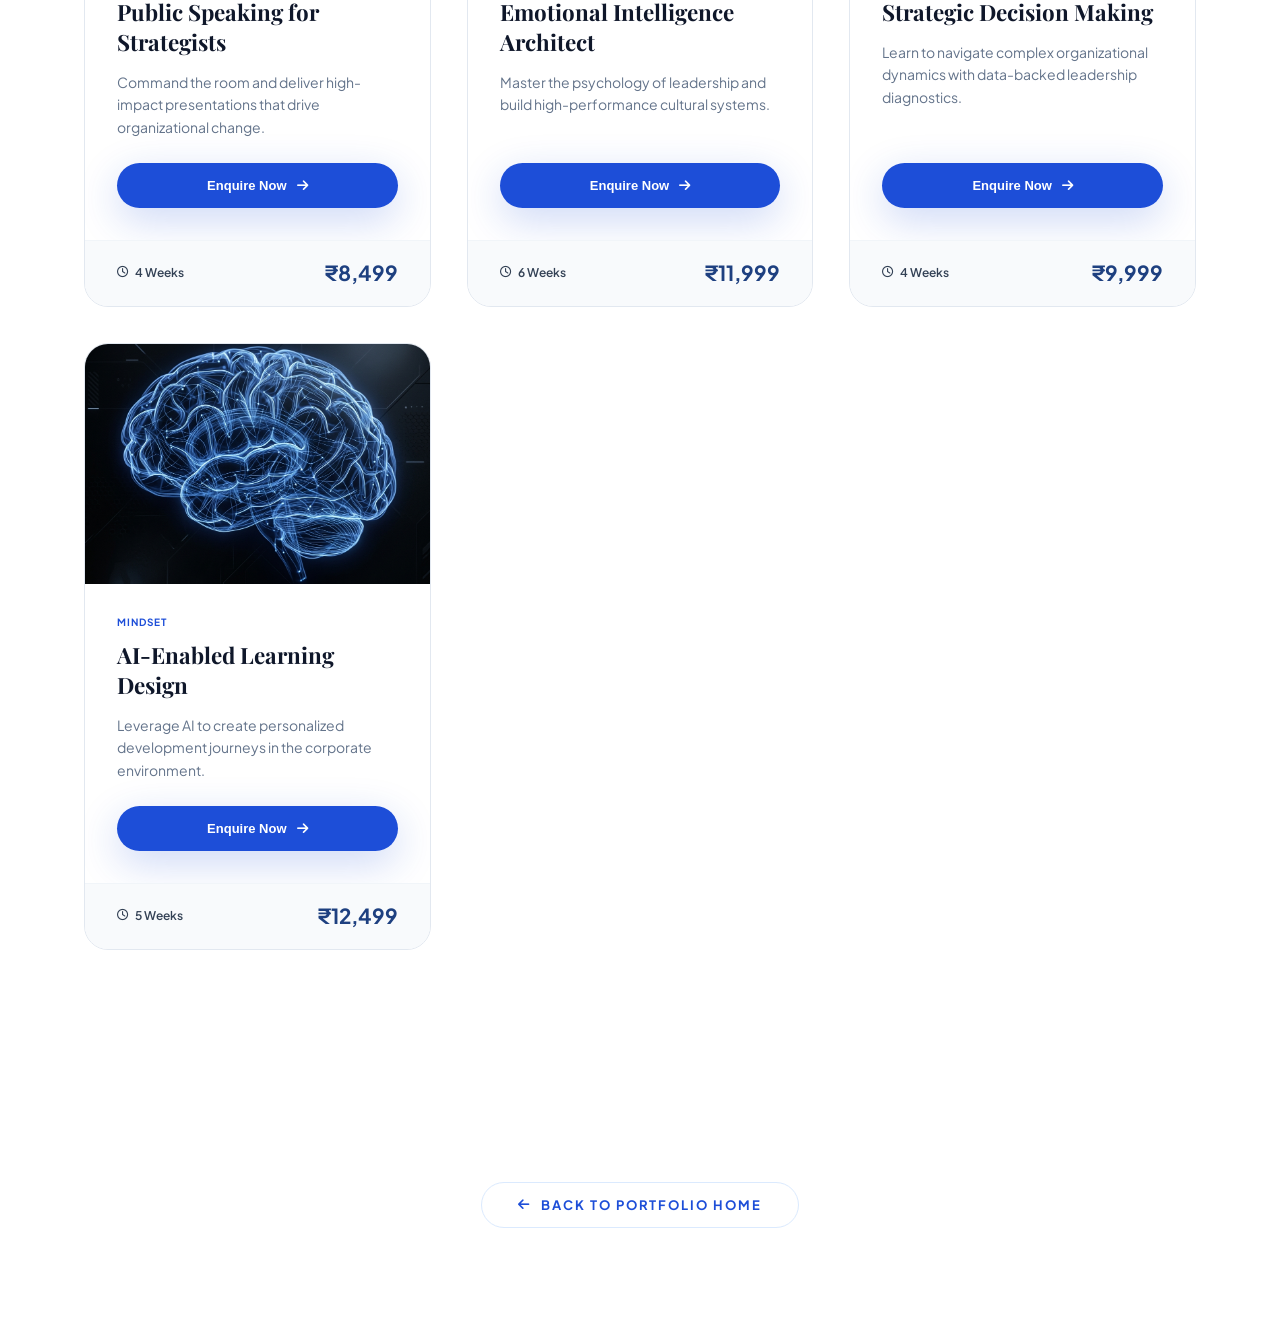
<file: pages/courses.html>
<!DOCTYPE html>
<html lang="en">
<head>
    <meta charset="UTF-8">
    <meta name="viewport" content="width=device-width, initial-scale=1.0, maximum-scale=1.0, user-scalable=no">
    <title>Specialized Courses | Dr. Krishnan Chandrasekharan</title>
    <meta name="description" content="Explore specialized leadership and capability-building courses designed by Dr. Krishnan Chandrasekharan.">
    <meta name="keywords" content="Leadership Development, Executive Coaching, Communication Mastery, Dr. Krishnan Chandrasekharan, Learning Without Walls, Leadership Strategy India, Behavioral Ownership, Global Leadership Strategist, Executive Transformation, Mindset Shift, Talent Development, High-Impact Interventions, India, UK, US, EMEA, Soft skills, public speaking, soft skills training, Communication skills, Communication training">
    <meta name="author" content="Dr. Krishnan Chandrasekharan">

    <link rel="preconnect" href="https://fonts.googleapis.com">
    <link rel="preconnect" href="https://fonts.gstatic.com" crossorigin>
    <link href="https://fonts.googleapis.com/css2?family=Playfair+Display:ital,wght@0,400;0,600;0,700;1,400;1,600&family=Plus+Jakarta+Sans:wght@300;400;500;600;700&display=swap" rel="stylesheet">
    <link rel="stylesheet" href="https://cdnjs.cloudflare.com/ajax/libs/font-awesome/6.4.2/css/all.min.css">
    
    <!-- Stripe SDK -->
    <script src="https://js.stripe.com/v3/"></script>

    <style>
        :root {
            --blue-900: #0a1628; --blue-800: #102040; --blue-700: #1a3560; --blue-600: #1e4080;
            --blue-500: #1d4ed8; --blue-400: #3b82f6; --blue-300: #93c5fd; --blue-200: #bfdbfe;
            --blue-100: #dbeafe; --blue-50:  #eff6ff;
            --white:    #ffffff; --grey-50:  #f8fafc; --grey-100: #f1f5f9; --grey-200: #e2e8f0; --grey-500: #64748b; --grey-700: #334155;
            --ink:      #0f172a;
            --radius-md: 16px; --radius-lg: 24px; --radius-xl: 36px; --radius-full: 9999px;
            --shadow-sm:  0 2px 12px rgba(15,23,42,0.08);
            --shadow-md:  0 8px 32px rgba(15,23,42,0.10);
            --shadow-lg:  0 20px 60px rgba(15,23,42,0.13);
            --font-display: 'Playfair Display', serif; --font-body: 'Plus Jakarta Sans', sans-serif;
            --ease: cubic-bezier(0.25, 0.46, 0.45, 0.94); --tr: all 0.38s var(--ease);
        }

        *, *::before, *::after { box-sizing: border-box; margin: 0; padding: 0; }
        body { font-family: var(--font-body); background: var(--white); color: var(--ink); -webkit-font-smoothing: antialiased; }

        .wrap { max-width: 1240px; margin: 0 auto; padding: 0 clamp(20px, 5vw, 72px); }
        .sec { padding: clamp(80px, 10vw, 136px) 0; }
        .btn { display: inline-flex; align-items: center; gap: 10px; font-size: 13px; font-weight: 700; text-decoration: none; border: none; border-radius: var(--radius-full); padding: 15px 32px; transition: var(--tr); cursor: pointer; }
        .btn-blue { background: var(--blue-500); color: var(--white); box-shadow: 0 12px 40px rgba(29,78,216,0.22); }
        .btn-blue:hover { background: var(--blue-700); transform: translateY(-2px); }

        /* NAV */
        #nav { position: fixed; top: 0; left: 0; right: 0; z-index: 1000; transition: var(--tr); width: 100%; }
        .nb { display: flex; align-items: center; justify-content: space-between; padding: 0 clamp(20px,5vw,72px); height: 72px; background: rgba(255,255,255,0.92); backdrop-filter: blur(24px) saturate(180%); -webkit-backdrop-filter: blur(24px) saturate(180%); border-bottom: 1px solid rgba(29,78,216,0.07); transition: var(--tr); }
        #nav.sc .nb { height: 64px; box-shadow: var(--shadow-md); border-bottom-color: var(--grey-200); }
        .nbrand { font-family: var(--font-display); font-size: clamp(13px,1.5vw,16px); font-weight: 700; color: var(--blue-900); text-decoration: none; line-height: 1.2; }
        .nbrand em { font-style: italic; color: var(--blue-500); font-weight: 400; }
        .nav-pic { width: 44px; height: 44px; border-radius: 50%; object-fit: cover; border: 2px solid var(--blue-200); margin-right: 12px; display: block; flex-shrink: 0; }
        .nbrand-wrap { display: flex; align-items: center; gap: 0; }
        .nlinks { display: flex; align-items: center; gap: clamp(16px,2.5vw,36px); list-style: none; }
        .nlinks a { font-size: 12px; font-weight: 600; letter-spacing: 0.1em; text-transform: uppercase; color: var(--grey-500); text-decoration: none; transition: color 0.25s; position: relative; }
        .nlinks a::after { content: ''; position: absolute; bottom: -4px; left: 0; right: 0; height: 2px; background: var(--blue-500); border-radius: 2px; transform: scaleX(0); transition: transform 0.3s var(--ease); }
        .nlinks a:hover, .nlinks a.act { color: var(--blue-600); }
        .nlinks a:hover::after, .nlinks a.act::after { transform: scaleX(1); }
        .ncta { font-size: 12px; font-weight: 700; padding: 10px 22px; border-radius: var(--radius-full); background: var(--blue-500); color: var(--white) !important; text-decoration: none; transition: var(--tr); }
        .ncta:hover { background: var(--blue-700); transform: translateY(-1px); }
        .ham { display: none; flex-direction: column; gap: 5px; cursor: pointer; background: none; border: none; padding: 4px; }
        .ham span { display: block; width: 22px; height: 2px; background: var(--blue-800); border-radius: 2px; transition: var(--tr); }
        .ham.op span:nth-child(1) { transform: rotate(45deg) translate(5px,5px); }
        .ham.op span:nth-child(2) { opacity: 0; width: 0; }
        .ham.op span:nth-child(3) { transform: rotate(-45deg) translate(5px,-5px); }
        .drw { display: none; position: fixed; top: 72px; left: 0; right: 0; z-index: 999; background: rgba(255,255,255,0.98); backdrop-filter: blur(24px); border-bottom: 1px solid var(--grey-200); flex-direction: column; box-shadow: var(--shadow-lg); transform: translateY(-8px); opacity: 0; transition: var(--tr); pointer-events: none; }
        .drw.op { display: flex; transform: translateY(0); opacity: 1; pointer-events: all; }
        .drw a { font-size: 13px; font-weight: 600; letter-spacing: 0.1em; text-transform: uppercase; color: var(--grey-700); text-decoration: none; padding: 18px clamp(20px,5vw,72px); border-bottom: 1px solid var(--grey-100); transition: all 0.2s; }
        .drw a:hover { color: var(--blue-600); background: var(--blue-50); }
        .drw .mcta { background: var(--blue-500); color: var(--white) !important; text-align: center; margin: 16px clamp(20px,5vw,72px) 24px; border-radius: var(--radius-full); border-bottom: none !important; }
        .drw .mcta:hover { background: var(--blue-700); }
        @media(max-width:860px) { .nlinks, .ncta-w { display: none; } .ham { display: flex; } }

        /* SIGNATURE PROGRAMS OVERHAUL */
        .sig-program { background: var(--white); border-radius: var(--radius-xl); border: 1px solid var(--grey-100); margin-bottom: 80px; box-shadow: var(--shadow-lg); overflow: hidden; display: grid; grid-template-columns: 420px 1fr; position: relative; }
        @media(max-width:1100px) { .sig-program { grid-template-columns: 1fr; } }
        
        .sig-img { position: relative; overflow: hidden; height: 100%; min-height: 400px; }
        .sig-img img { width: 100%; height: 100%; object-fit: cover; transition: transform 0.8s var(--ease); }
        .sig-program:hover .sig-img img { transform: scale(1.05); }
        .sig-img::after { content: ''; position: absolute; inset: 0; background: linear-gradient(to right, transparent, rgba(10,22,40,0.1)); }

        .sig-content { padding: clamp(32px, 5vw, 64px); }
        .sig-eyebrow { font-size: 10px; font-weight: 800; letter-spacing: 0.2em; text-transform: uppercase; color: var(--blue-500); margin-bottom: 16px; display: block; }
        .sig-title { font-family: var(--font-display); font-size: clamp(1.8rem, 3.5vw, 2.6rem); font-weight: 700; color: var(--blue-900); margin-bottom: 12px; line-height: 1.1; }
        .sig-tagline { font-family: var(--font-display); font-size: 1.25rem; font-style: italic; color: var(--blue-600); margin-bottom: 28px; display: block; opacity: 0.85; }
        .sig-intro { font-size: 15px; line-height: 1.8; color: var(--grey-500); margin-bottom: 40px; }
        
        .sig-feature-grid { display: grid; grid-template-columns: 1fr 1fr; gap: 40px; margin-bottom: 48px; }
        @media(max-width:640px) { .sig-feature-grid { grid-template-columns: 1fr; gap: 24px; } }
        
        .sig-col h4 { font-family: var(--font-display); font-size: 1.15rem; font-weight: 700; margin-bottom: 20px; color: var(--blue-800); border-bottom: 2px solid var(--blue-50); padding-bottom: 8px; }
        .sig-list li { margin-bottom: 12px; font-size: 14px; color: var(--grey-700); display: flex; align-items: flex-start; gap: 10px; line-height: 1.5; }
        .sig-list li i { color: var(--blue-500); margin-top: 3px; font-size: 13px; }

        .case-study { background: var(--grey-50); border-radius: var(--radius-lg); padding: 32px; margin-bottom: 48px; border: 1px solid var(--grey-100); }
        .case-study h5 { font-family: var(--font-display); font-size: 1rem; font-weight: 700; color: var(--blue-700); margin-bottom: 12px; text-transform: uppercase; letter-spacing: 0.05em; display: flex; align-items: center; gap: 10px; }
        .case-stats { display: flex; gap: 32px; margin-top: 24px; flex-wrap: wrap; }
        .stat-item b { display: block; font-size: 1.4rem; color: var(--blue-600); font-family: var(--font-display); margin-bottom: 2px; }
        .stat-item span { font-size: 11px; color: var(--grey-500); font-weight: 700; text-transform: uppercase; letter-spacing: 0.1em; }

        .sig-footer { display: flex; flex-wrap: wrap; align-items: center; gap: 32px; border-top: 1px solid var(--grey-100); padding-top: 32px; }
        .sig-meta-item small { display: block; font-size: 9px; font-weight: 800; text-transform: uppercase; letter-spacing: 0.15em; color: var(--grey-500); margin-bottom: 4px; }
        .sig-meta-item p { font-size: 13px; font-weight: 700; color: var(--blue-900); }

        /* SPECIALIZED CARDS ENHANCEMENT */
        .filter-bar { display: flex; gap: 12px; justify-content: center; margin-bottom: 48px; flex-wrap: wrap; }
        .filter-btn { background: var(--grey-100); color: var(--grey-500); padding: 10px 24px; border-radius: var(--radius-full); border: none; cursor: pointer; font-weight: 600; font-size: 13px; transition: var(--tr); }
        .filter-btn.act { background: var(--blue-500); color: var(--white); box-shadow: var(--shadow-blue); }

        .course-grid { display: grid; grid-template-columns: repeat(3, 1fr); gap: clamp(24px, 3.5vw, 36px); }
        @media(max-width:1024px) { .course-grid { grid-template-columns: repeat(2, 1fr); } }
        @media(max-width:640px) { .course-grid { grid-template-columns: 1fr; } }

        .course-card { background: var(--white); border: 1px solid var(--grey-200); border-radius: var(--radius-lg); overflow: hidden; transition: var(--tr); display: flex; flex-direction: column; }
        .course-card:hover { box-shadow: var(--shadow-lg); transform: translateY(-5px); }
        .c-img { width: 100%; height: 240px; background: var(--blue-50); position: relative; display: flex; align-items: center; justify-content: center; overflow: hidden; }
        .c-img img { width: 100%; height: 100%; object-fit: cover; transition: transform 0.8s var(--ease); }
        .course-card:hover .c-img img { transform: scale(1.06); }
        .c-body { padding: 32px; flex-grow: 1; display: flex; flex-direction: column; }
        .c-cat { font-size: 10px; font-weight: 700; text-transform: uppercase; color: var(--blue-500); letter-spacing: 0.1em; margin-bottom: 12px; }
        .c-body h3 { font-family: var(--font-display); font-size: 1.4rem; margin-bottom: 14px; color: var(--ink); }
        .c-body p { font-size: 14px; line-height: 1.62; color: var(--grey-500); margin-bottom: 24px; flex-grow: 1; }
        
        .c-meta { display: flex; justify-content: space-between; align-items: center; padding: 18px 32px 20px; border-top: 1px solid var(--grey-100); background: var(--grey-50); margin-top: auto; }
        .c-dur { font-size: 12px; font-weight: 600; color: var(--grey-700); display: inline-flex; align-items: center; gap: 6px; }
        .c-price { font-size: 1.3rem; font-weight: 700; color: var(--blue-600); }

        /* REVEAL */
        .rev { opacity: 0; transform: translateY(20px); transition: opacity 0.6s var(--ease), transform 0.6s var(--ease); }
        .rev.in { opacity: 1; transform: translateY(0); }

        /* COURSE ENQUIRY MODAL */
        .cmodal-overlay {
            position: fixed; top: 0; left: 0; right: 0; bottom: 0;
            background: rgba(15, 23, 42, 0.55); backdrop-filter: blur(8px);
            z-index: 1000; display: none; align-items: center; justify-content: center;
            opacity: 0; transition: opacity 0.3s ease;
        }
        .cmodal-overlay.open { display: flex; opacity: 1; }
        .cmodal {
            background: var(--white); border-radius: var(--radius-lg); width: 100%; max-width: 540px;
            box-shadow: 0 24px 64px -12px rgba(15, 23, 42, 0.25); border: 1px solid var(--grey-100);
            overflow: hidden; transform: scale(0.95); transition: transform 0.3s ease; margin: 16px;
        }
        .cmodal-overlay.open .cmodal { transform: scale(1); }
        .cm-head {
            padding: 24px 32px; background: var(--grey-50); border-bottom: 1px solid var(--grey-100);
            display: flex; justify-content: space-between; align-items: center;
        }
        .cm-head h4 { font-family: var(--font-display); font-size: 1.3rem; color: var(--ink); margin: 0; }
        .cm-close { background: none; border: none; font-size: 20px; color: var(--grey-500); cursor: pointer; transition: color 0.2s ease; padding: 4px; }
        .cm-close:hover { color: var(--ink); }
        .cm-body { padding: 32px; }
        .cm-form-group { margin-bottom: 18px; }
        .cm-form-group label { display: block; font-size: 11px; font-weight: 700; text-transform: uppercase; letter-spacing: 0.12em; color: var(--grey-500); margin-bottom: 8px; }
        .cm-input {
            width: 100%; padding: 12px 16px; border: 1.5px solid var(--grey-200); border-radius: var(--radius-md);
            font-size: 14px; color: var(--ink); transition: border-color 0.2s ease; font-family: inherit;
        }
        .cm-input:focus { outline: none; border-color: var(--blue-500); background: var(--white); }
        .cm-textarea { resize: vertical; min-height: 90px; }
        .cm-btns { display: grid; grid-template-columns: 1fr 1fr; gap: 14px; margin-top: 24px; }
        @media(max-width:480px) { .cm-btns { grid-template-columns: 1fr; } }

        /* Social proof popup bottom-left */
        .toast-popup {
            position: fixed; bottom: 24px; left: 24px;
            background: var(--white); border-radius: var(--radius-md);
            padding: 16px 20px; box-shadow: 0 12px 32px rgba(15, 23, 42, 0.15);
            border: 1px solid var(--grey-100); z-index: 2000;
            display: flex; align-items: center; gap: 14px; max-width: 380px;
            transform: translateY(120px); opacity: 0; pointer-events: none;
            transition: transform 0.5s cubic-bezier(0.16, 1, 0.3, 1), opacity 0.5s ease;
        }
        .toast-popup.active { transform: translateY(0); opacity: 1; pointer-events: auto; }
        .toast-icon { width: 42px; height: 42px; border-radius: 50%; background: var(--blue-50); color: var(--blue-500); display: flex; align-items: center; justify-content: center; font-size: 16px; flex-shrink: 0; }
        .toast-text { font-size: 13px; color: var(--grey-700); line-height: 1.5; }
        .toast-text strong { color: var(--ink); font-weight: 600; }
        .toast-close { background: none; border: none; font-size: 14px; color: var(--grey-500); cursor: pointer; margin-left: auto; flex-shrink: 0; transition: color 0.2s ease; }
        .toast-close:hover { color: var(--ink); }
    </style>
</head>
<body>

<nav id="nav">
    <div class="nb">
        <div class="nbrand-wrap">
            <img src="../images/profile1.jpeg" class="nav-pic" alt="Dr. Krishnan">
            <a href="../index.html" class="nbrand">Dr. Krishnan <em>Chandrasekharan</em></a>
        </div>
        <ul class="nlinks">
            <li><a href="../index.html">Home</a></li>
            <li><a href="about.html">About</a></li>
            <li><a href="courses.html" class="act">Courses</a></li>
            <li><a href="gallery.html">Visuals</a></li>
            <li><a href="videos.html">Showreel</a></li>
            <li><a href="blog.html">Blog</a></li>
        </ul>
        <div class="ncta-w">
            <a href="contact.html" class="ncta">Contact</a>
        </div>
        <button class="ham" id="ham" aria-label="Menu">
            <span></span><span></span><span></span>
        </button>
    </div>
</nav>

<!-- MOBILE DRAWER -->
<div class="drw" id="drw">
    <a href="../index.html">Home</a>
    <a href="about.html">About</a>
    <a href="courses.html">Courses</a>
    <a href="gallery.html">Visuals</a>
    <a href="videos.html">Showreel</a>
    <a href="blog.html">Blog</a>
    <a href="contact.html" class="mcta">Contact</a>
</div>

<header class="page-hero">
    <div class="wrap">
        <h1 class="rev">Specialized <em>Courses.</em></h1>
        <p class="rev" style="opacity:0.7;">Elevate your leadership journey with outcome-driven learning programs.</p>
    </div>
</header>

<section class="sec" style="background: var(--grey-50); border-bottom: 1px solid var(--grey-100);">
    <div class="wrap">
        <div class="rev" style="text-align:center; margin-bottom:80px;">
            <div class="eyebrow ctr">Flagship Offerings</div>
            <div class="rule ctr"></div>
            <h2 class="hd">Signature <em>Programs.</em></h2>
            <p style="color:var(--grey-500); margin-top:16px; font-size:18px;">Not Training. Transformation That Shows Up in Business Results.</p>
        </div>

        <!-- PROGRAM 1 -->
        <div class="sig-program rev">
            <div class="sig-img">
                <img src="../images/course_voice.png" alt="Voice & Presence">
            </div>
            <div class="sig-content">
                <span class="sig-eyebrow">Signature Program 01</span>
                <h2 class="sig-title">Voice & Executive Presence Mastery™</h2>
                <span class="sig-tagline">Own the Room Before You Say a Word</span>
                <p class="sig-intro">Your voice is not just sound. It is authority, credibility, and leadership in action. Most professionals are heard. Very few are felt, remembered, and followed.</p>
                
                <div class="sig-feature-grid">
                    <div class="sig-col">
                        <h4>What This Program Solves</h4>
                        <ul class="sig-list">
                            <li><i class="fas fa-times-circle"></i> Hesitation in high-stakes conversations</li>
                            <li><i class="fas fa-times-circle"></i> Weak voice projection or monotone delivery</li>
                            <li><i class="fas fa-times-circle"></i> Lack of presence in meetings & talks</li>
                        </ul>
                    </div>
                    <div class="sig-col">
                        <h4>What You Will Master</h4>
                        <ul class="sig-list">
                            <li><i class="fas fa-check-circle"></i> Voice modulation & tonal control</li>
                            <li><i class="fas fa-check-circle"></i> Executive presence & body language</li>
                            <li><i class="fas fa-check-circle"></i> High-impact storytelling frameworks</li>
                        </ul>
                    </div>
                </div>

                <div class="case-study">
                    <h5><i class="fas fa-chart-line"></i> Performance Impact</h5>
                    <div class="case-stats">
                        <div class="stat-item"><b>60%</b><span>Feedback Score</span></div>
                        <div class="stat-item"><b>Leadership</b><span>Review invites</span></div>
                        <div class="stat-item"><b>₹2 Cr</b><span>Proposal Win</span></div>
                    </div>
                </div>

                <div class="sig-footer">
                    <div class="sig-meta-item"><small>Investment</small><p>₹25K – ₹1.2L</p></div>
                    <div class="sig-meta-item"><small>Target</small><p>Leaders & Founders</p></div>
                    <div style="margin-left:auto; display:flex; gap:12px;">
                        <a href="contact.html" class="btn btn-outline" style="border:1.5px solid var(--blue-100); color:var(--blue-600); padding: 12px 24px;">Discovery Call</a>
                        <button class="btn btn-blue" onclick="payNow('sig1')" style="padding: 12px 28px;">Enroll Now</button>
                    </div>
                </div>
            </div>
        </div>

        <!-- PROGRAM 2 -->
        <div class="sig-program rev">
            <div class="sig-img">
                <img src="../images/course_comm.png" alt="Corporate Communication">
            </div>
            <div class="sig-content">
                <span class="sig-eyebrow">Signature Program 02</span>
                <h2 class="sig-title">Corporate Communication Excellence™</h2>
                <span class="sig-tagline">Clarity That Drives Results</span>
                <p class="sig-intro">In business, communication is not about speaking more. It’s about being understood instantly—and acted upon. Eliminate the gap between what you say and what people execute.</p>
                
                <div class="sig-feature-grid">
                    <div class="sig-col">
                        <h4>What This Program Solves</h4>
                        <ul class="sig-list">
                            <li><i class="fas fa-times-circle"></i> Misalignment across internal teams</li>
                            <li><i class="fas fa-times-circle"></i> Ineffective emails and messaging</li>
                            <li><i class="fas fa-times-circle"></i> Delayed organizational decisions</li>
                        </ul>
                    </div>
                    <div class="sig-col">
                        <h4>What You Will Master</h4>
                        <ul class="sig-list">
                            <li><i class="fas fa-check-circle"></i> Structured communication frameworks</li>
                            <li><i class="fas fa-check-circle"></i> Business listening intelligence</li>
                            <li><i class="fas fa-check-circle"></i> Cross-functional mastery</li>
                        </ul>
                    </div>
                </div>

                <div class="case-study">
                    <h5><i class="fas fa-chart-line"></i> Performance Impact</h5>
                    <div class="case-stats">
                        <div class="stat-item"><b>35%</b><span>Faster Cycles</span></div>
                        <div class="stat-item"><b>28%</b><span>Escalation Drop</span></div>
                        <div class="stat-item"><b>Impact</b><span>Global Credibility</span></div>
                    </div>
                </div>

                <div class="sig-footer">
                    <div class="sig-meta-item"><small>Investment</small><p>₹1.5L – ₹8L</p></div>
                    <div class="sig-meta-item"><small>Target</small><p>Corporate Teams</p></div>
                    <div style="margin-left:auto; display:flex; gap:12px;">
                        <a href="contact.html" class="btn btn-outline" style="border:1.5px solid var(--blue-100); color:var(--blue-600); padding: 12px 24px;">Proposal Query</a>
                        <a href="contact.html" class="btn btn-blue" style="padding: 12px 28px;">Initiate Program</a>
                    </div>
                </div>
            </div>
        </div>

        <!-- PROGRAM 3 -->
        <div class="sig-program rev">
            <div class="sig-img">
                <img src="../images/course_campus.png" alt="Campus to Corporate">
            </div>
            <div class="sig-content">
                <span class="sig-eyebrow">Signature Program 03</span>
                <h2 class="sig-title">Campus to Corporate Transformation™</h2>
                <span class="sig-tagline">From Degree to Deliverability</span>
                <p class="sig-intro">Degrees don’t get jobs. Performance does. This program converts students into industry-ready professionals by bridging the gap between theoretical knowledge and workplace behavior.</p>
                
                <div class="sig-feature-grid">
                    <div class="sig-col">
                        <h4>What This Program Solves</h4>
                        <ul class="sig-list">
                            <li><i class="fas fa-times-circle"></i> Low interview success & confidence</li>
                            <li><i class="fas fa-times-circle"></i> Industry-readiness & behavior gap</li>
                            <li><i class="fas fa-times-circle"></i> Poor workplace adaptability skills</li>
                        </ul>
                    </div>
                    <div class="sig-col">
                        <h4>What You Will Master</h4>
                        <ul class="sig-list">
                            <li><i class="fas fa-check-circle"></i> Interview mastery (HR + Tech)</li>
                            <li><i class="fas fa-check-circle"></i> Workplace etiquette & behavior</li>
                            <li><i class="fas fa-check-circle"></i> Real-world simulation training</li>
                        </ul>
                    </div>
                </div>

                <div class="case-study">
                    <h5><i class="fas fa-chart-line"></i> Career Impact</h5>
                    <div class="case-stats">
                        <div class="stat-item"><b>81%</b><span>Placement Rate</span></div>
                        <div class="stat-item"><b>22%</b><span>Salary Hike</span></div>
                        <div class="stat-item"><b>Day-1</b><span>Job Readiness</span></div>
                    </div>
                </div>

                <div class="sig-footer">
                    <div class="sig-meta-item"><small>Ideal For</small><p>Colleges & Students</p></div>
                    <div class="sig-meta-item"><small>Outcomes</small><p>Higher Employability</p></div>
                    <div style="margin-left:auto; display:flex; gap:12px;">
                        <a href="contact.html" class="btn btn-outline" style="border:1.5px solid var(--blue-100); color:var(--blue-600); padding: 12px 24px;">Proposal</a>
                        <button class="btn btn-blue" onclick="payNow('sig3')" style="padding: 12px 28px;">Enroll Bootcamp</button>
                    </div>
                </div>
            </div>
        </div>

    </div>
</section>

<section class="sec" style="padding-top: clamp(40px, 5vw, 64px);">
    <div class="wrap">
        <div class="rev" style="text-align:center; margin-bottom:52px;">
            <div class="eyebrow ctr">Outcome Driven</div>
            <h2 class="hd">Specialized <em>Learning.</em></h2>
        </div>
        <div class="filter-bar rev">
            <button class="filter-btn act" data-cat="all">All Courses</button>
            <button class="filter-btn" data-cat="leadership">Leadership</button>
            <button class="filter-btn" data-cat="communication">Communication</button>
            <button class="filter-btn" data-cat="mindset">Mindset</button>
        </div>

        <div class="course-grid" id="course-grid">
            <!-- Dynamic Injection -->
        </div>
    </div>
</section>

<!-- BOTTOM NAVIGATION -->
<div class="wrap" style="padding: 64px 0 100px; text-align:center;">
    <div class="rev">
        <div class="rule ctr" style="margin-bottom:40px; opacity:0.08;"></div>
        <a href="../index.html" style="color:var(--blue-500); text-decoration:none; font-size:13px; font-weight:700; text-transform:uppercase; letter-spacing:0.15em; display:inline-flex; align-items:center; gap:10px; padding: 14px 36px; border: 1.5px solid var(--blue-100); border-radius: 99px; transition: var(--tr); background: transparent;" onmouseover="this.style.background='var(--blue-50)'; this.style.borderColor='var(--blue-200)'" onmouseout="this.style.background='transparent'; this.style.borderColor='var(--blue-100)'">
            <i class="fas fa-arrow-left"></i> Back to Portfolio Home
        </a>
    </div>
<!-- COURSE ENQUIRY MODAL -->
<div class="cmodal-overlay" id="enquiryModal">
    <div class="cmodal">
        <div class="cm-head">
            <h4 id="cmCourseTitle">Course Enquiry</h4>
            <button class="cm-close" onclick="closeModal()"><i class="fas fa-times"></i></button>
        </div>
        <div class="cm-body">
            <form id="courseInquiryForm" onsubmit="event.preventDefault();">
                <div class="cm-form-group">
                    <label>Full Name <span>*</span></label>
                    <input type="text" class="cm-input" id="cmName" placeholder="Your Name" required>
                </div>
                <div class="cm-form-group">
                    <label>Email Address <span>*</span></label>
                    <input type="email" class="cm-input" id="cmEmail" placeholder="you@company.com" required>
                </div>
                <div class="cm-form-group">
                    <label>Phone Number <span>*</span></label>
                    <input type="tel" class="cm-input" id="cmPhone" placeholder="+91 XXXXX XXXXX" required>
                </div>
                <div class="cm-form-group">
                    <label>Your Message <span>*</span></label>
                    <textarea class="cm-input cm-textarea" id="cmMessage" required></textarea>
                </div>
                <div class="cm-btns" style="grid-template-columns: 1fr;">
                    <button type="button" class="btn btn-wa" onclick="submitToWA()" style="justify-content:center; padding:14px 20px; font-size:15px; background:#25d366; width:100%;">
                        <i class="fab fa-whatsapp"></i> Enquire via WhatsApp
                    </button>
                </div>
            </form>
        </div>
    </div>
</div>

<!-- SOCIAL PROOF POPUP TOAST (bottom-left) -->
<div class="toast-popup" id="toastPopup">
    <div class="toast-icon"><i class="fas fa-user-check"></i></div>
    <div class="toast-text" id="toastText">Someone from Mumbai just enquired about the <strong>Leadership</strong> program.</div>
    <button class="toast-close" onclick="closeToast()"><i class="fas fa-times"></i></button>
</div>

<script>
    const courses = [
        { id: "sig1", title: "Voice Mastery (1-Day Intensive)", category: "signature", duration: "1 Day", price: "₹25,000", amount: 2500000, desc: "Immediate authority and presence training.", img: "../images/course_voice.png", stripe_url: "https://buy.stripe.com/test_sig1" },
        { id: "sig3", title: "Campus-to-Corporate Bootcamp", category: "signature", duration: "5 Days", price: "₹15,000", amount: 1500000, desc: "Accelerated industry readiness training.", img: "../images/course_campus.png", stripe_url: "https://buy.stripe.com/test_sig3" },
        { id: "c1", title: "Executive Leadership Mastery", category: "leadership", duration: "8 Weeks", price: "₹14,999", amount: 1499900, desc: "Transform from a manager to a visionary leader with advanced behavioral ownership frameworks.", img: "../images/course_leadership.png", stripe_url: "https://buy.stripe.com/test_c1" },
        { id: "c2", title: "Public Speaking for Strategists", category: "communication", duration: "4 Weeks", price: "₹8,499", amount: 849900, desc: "Command the room and deliver high-impact presentations that drive organizational change.", img: "../images/course_comm.png", stripe_url: "https://buy.stripe.com/test_c2" },
        { id: "c3", title: "Emotional Intelligence Architect", category: "mindset", duration: "6 Weeks", price: "₹11,999", amount: 1199900, desc: "Master the psychology of leadership and build high-performance cultural systems.", img: "../images/course_eq.png", stripe_url: "https://buy.stripe.com/test_c3" },
        { id: "c4", title: "Strategic Decision Making", category: "leadership", duration: "4 Weeks", price: "₹9,999", amount: 999900, desc: "Learn to navigate complex organizational dynamics with data-backed leadership diagnostics.", img: "../images/course_leadership.png", stripe_url: "https://buy.stripe.com/test_c4" },
        { id: "c5", title: "AI-Enabled Learning Design", category: "mindset", duration: "5 Weeks", price: "₹12,499", amount: 1249900, desc: "Leverage AI to create personalized development journeys in the corporate environment.", img: "../images/course_ai.png", stripe_url: "https://buy.stripe.com/test_c5" }
    ];

    function renderCourses(filter = "all") {
        const grid = document.getElementById('course-grid');
        grid.innerHTML = courses
            .filter(c => filter === "all" || c.category === filter)
            .map(c => `
                <div class="course-card rev in" data-cat="${c.category}">
                    <div class="c-img">
                        <img src="${c.img}" alt="${c.title}">
                    </div>
                    <div class="c-body">
                        <span class="c-cat">${c.category}</span>
                        <h3>${c.title}</h3>
                        <p>${c.desc}</p>
                        <button class="btn btn-blue" onclick="inquireNow('${c.id}')" style="width:100%; justify-content:center;">Enquire Now <i class="fas fa-arrow-right"></i></button>
                    </div>
                    <div class="c-meta">
                        <span class="c-dur"><i class="far fa-clock"></i> ${c.duration}</span>
                        <span class="c-price">${c.price}</span>
                    </div>
                </div>
            `).join('');
    }

    // Filter Logic
    document.querySelectorAll('.filter-btn').forEach(btn => {
        btn.addEventListener('click', () => {
            document.querySelectorAll('.filter-btn').forEach(b => b.classList.remove('act'));
            btn.classList.add('act');
            renderCourses(btn.dataset.cat);
        });
    });

    // NAV SCROLL
    const nav = document.getElementById('nav');
    window.addEventListener('scroll', () => nav.classList.toggle('sc', scrollY > 48));

    // Mobile Drawer
    const ham = document.getElementById('ham'), drw = document.getElementById('drw');
    ham.addEventListener('click', () => {
        ham.classList.toggle('op');
        drw.classList.toggle('op');
    });
    drw.querySelectorAll('a').forEach(a => a.addEventListener('click', () => {
        ham.classList.remove('op');
        drw.classList.remove('op');
    }));

    let selectedCourseTitle = "";

    // Open/Close modal
    function inquireNow(courseId) {
        console.log("Initiating inquiry for course:", courseId);
        const course = courses.find(c => c.id === courseId);
        if (!course) {
            console.error("Course not found:", courseId);
            return;
        }

        selectedCourseTitle = course.title;
        document.getElementById('cmCourseTitle').innerText = "Enquire about " + course.title;
        document.getElementById('cmMessage').value = `Hello, I'm interested in the "${course.title}" course. Please share details and the payment link.`;

        const modal = document.getElementById('enquiryModal');
        modal.classList.add('open');
    }

    function closeModal() {
        document.getElementById('enquiryModal').classList.remove('open');
    }

    // Submit handlers
    function submitToWA() {
        const form = document.getElementById('courseInquiryForm');
        if (!form.checkValidity()) { form.reportValidity(); return; }

        const name = document.getElementById('cmName').value;
        const email = document.getElementById('cmEmail').value;
        const phone = document.getElementById('cmPhone').value;
        const msg = document.getElementById('cmMessage').value;

        const text = `Hello Dr. Krishnan,\n\n*Name:* ${name}\n*Email:* ${email}\n*Phone:* ${phone}\n*Inquiry:* Course Interest\n*Course:* ${selectedCourseTitle}\n\n*Message:*\n${msg}`;
        window.open(`https://wa.me/916300405352?text=${encodeURIComponent(text)}`, '_blank');
        closeModal();
    }

    function submitToEmail() {
        const form = document.getElementById('courseInquiryForm');
        if (!form.checkValidity()) { form.reportValidity(); return; }

        const name = document.getElementById('cmName').value;
        const email = document.getElementById('cmEmail').value;
        const phone = document.getElementById('cmPhone').value;
        const msg = document.getElementById('cmMessage').value;

        const subject = `Course Enquiry: ${selectedCourseTitle} — ${name}`;
        const body = `Name: ${name}\nEmail: ${email}\nPhone: ${phone}\nCourse: ${selectedCourseTitle}\n\nMessage:\n${msg}`;

        window.location.href = `mailto:connect@learningwithoutwalls.in?subject=${encodeURIComponent(subject)}&body=${encodeURIComponent(body)}`;
        closeModal();
    }

    renderCourses();

    // SOCIAL PROOF TOAST
    const cities = ["Mumbai", "Bengaluru", "New Delhi", "Hyderabad", "Singapore", "Dubai", "London", "New York"];
    const popupCourses = [
        "Voice Mastery (1-Day Intensive)",
        "Campus-to-Corporate Bootcamp",
        "Executive Leadership Mastery",
        "Public Speaking for Strategists",
        "Emotional Intelligence Architect"
    ];

    function showToast() {
        const city = cities[Math.floor(Math.random() * cities.length)];
        const course = popupCourses[Math.floor(Math.random() * popupCourses.length)];
        const textEl = document.getElementById('toastText');
        if (textEl) {
            textEl.innerHTML = `Someone from <strong>${city}</strong> just enquired about the <strong>${course}</strong> program.`;
        }
        const popup = document.getElementById('toastPopup');
        if (popup) {
            popup.classList.add('active');
            setTimeout(() => { popup.classList.remove('active'); }, 5000);
        }
    }

    function closeToast() {
        const popup = document.getElementById('toastPopup');
        if (popup) popup.classList.remove('active');
    }

    // Trigger toast initially after 4 seconds, then every 15 seconds
    setTimeout(() => {
        showToast();
        setInterval(showToast, 15000);
    }, 4000);

    // Reveal Logic
    const ro = new IntersectionObserver(es => es.forEach(e => { if(e.isIntersecting){e.target.classList.add('in');} }), {threshold:0.1});
    document.querySelectorAll('.rev').forEach(el => ro.observe(el));

</script>
</body>
</html>
</file>
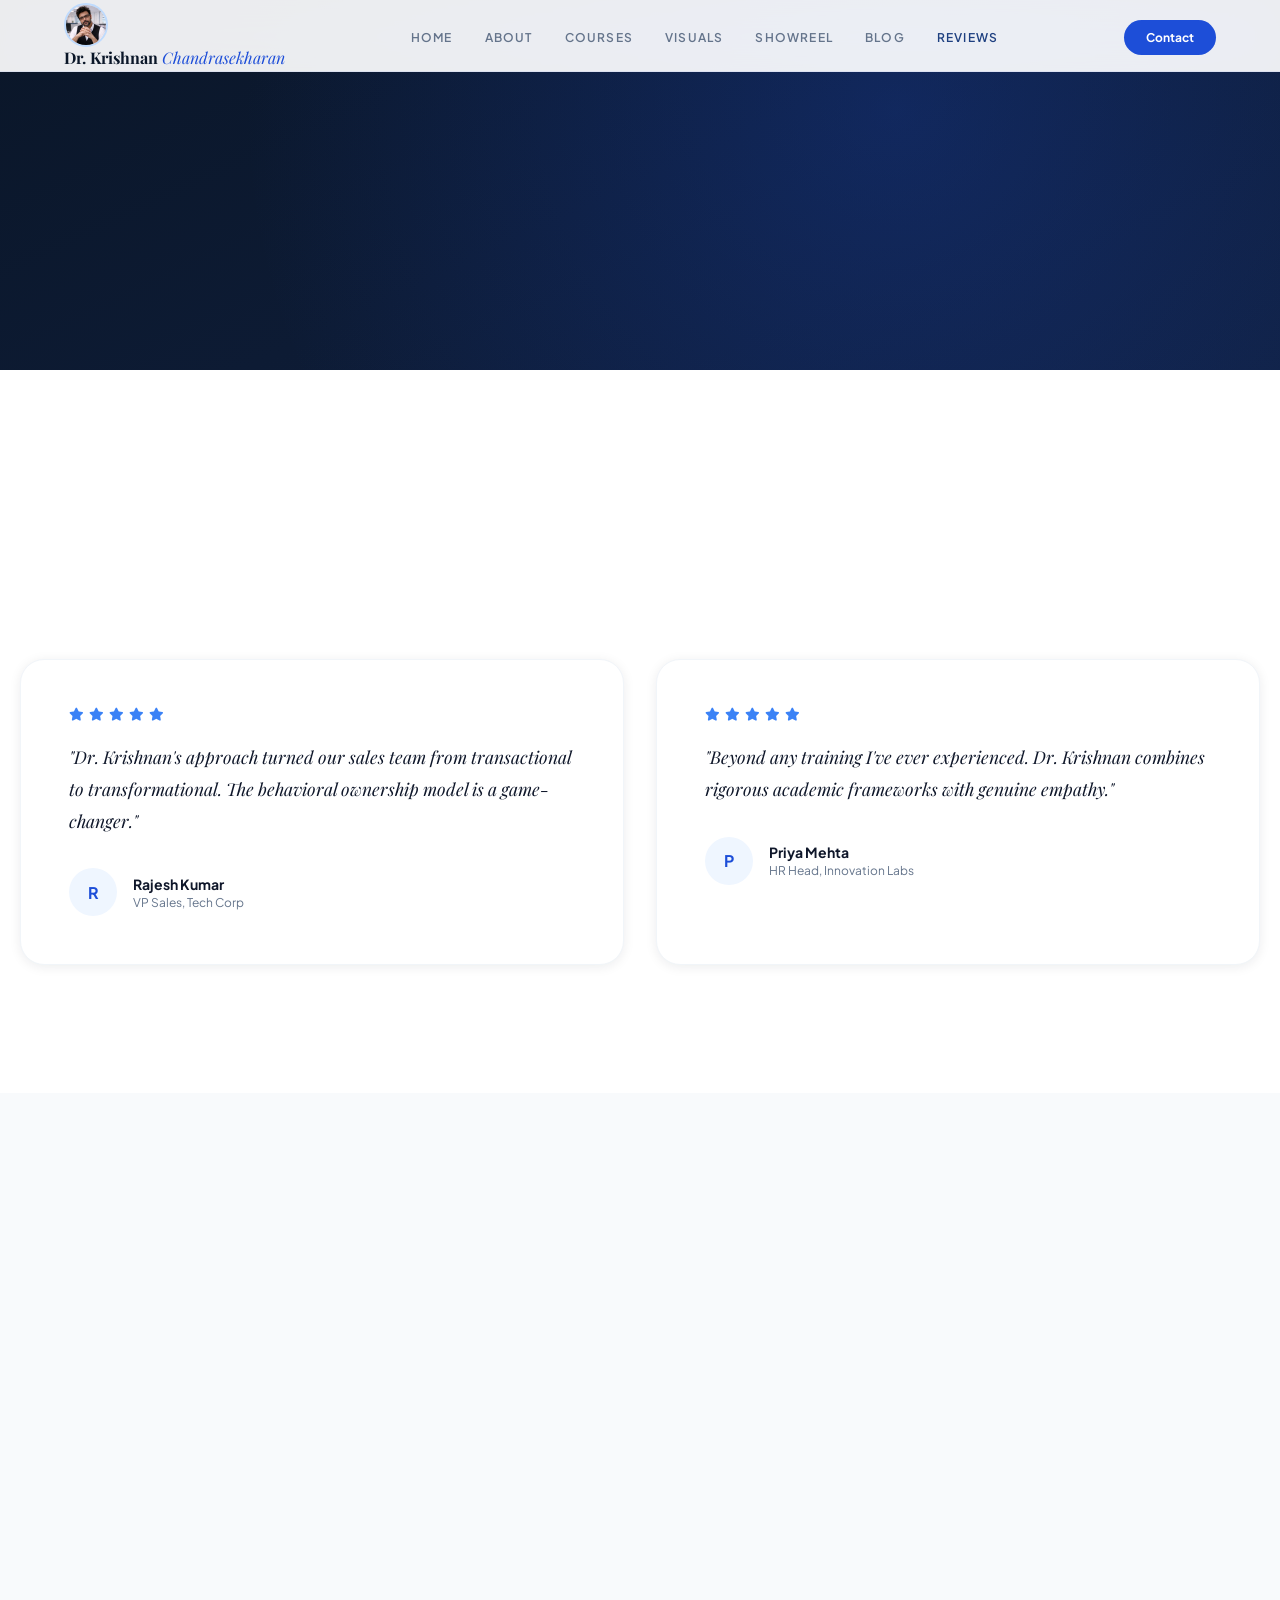
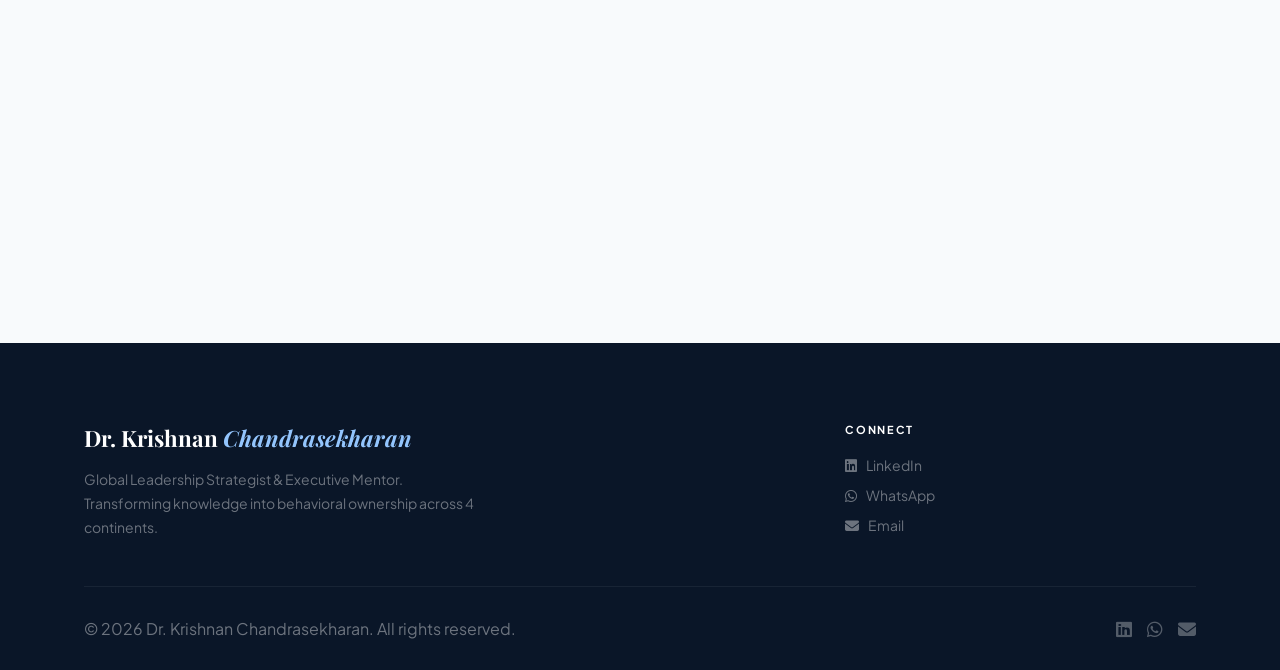
<file: pages/reviews.html>
<!DOCTYPE html>
<html lang="en">
<head>
    <meta charset="UTF-8">
    <meta name="viewport" content="width=device-width, initial-scale=1.0, maximum-scale=1.0, user-scalable=no">
    <meta name="description" content="Voices of Transformation | Read reviews and testimonials from professionals who have experienced Dr. Krishnan's leadership development.">
    <title>Reviews & Testimonials | Dr. Krishnan Chandrasekharan</title>

    <link rel="preconnect" href="https://fonts.googleapis.com">
    <link rel="preconnect" href="https://fonts.gstatic.com" crossorigin>
    <link href="https://fonts.googleapis.com/css2?family=Playfair+Display:ital,wght@0,400;0,600;0,700;1,400;1,600&family=Plus+Jakarta+Sans:wght@300;400;500;600;700&display=swap" rel="stylesheet">
    <link rel="stylesheet" href="https://cdnjs.cloudflare.com/ajax/libs/font-awesome/6.4.2/css/all.min.css">

    <style>
        :root {
            --blue-900: #0a1628;
            --blue-800: #102040;
            --blue-700: #1a3560;
            --blue-600: #1e4080;
            --blue-500: #1d4ed8;
            --blue-400: #3b82f6;
            --blue-300: #93c5fd;
            --blue-200: #bfdbfe;
            --blue-100: #dbeafe;
            --blue-50:  #eff6ff;
            --white:    #ffffff;
            --grey-50:  #f8fafc;
            --grey-100: #f1f5f9;
            --grey-200: #e2e8f0;
            --grey-300: #cbd5e1;
            --grey-500: #64748b;
            --grey-700: #334155;
            --ink:      #0f172a;
            --radius-sm: 10px;
            --radius-md: 16px;
            --radius-lg: 24px;
            --radius-xl: 36px;
            --radius-full: 9999px;
            --shadow-xs:  0 1px 4px rgba(15,23,42,0.06);
            --shadow-sm:  0 2px 12px rgba(15,23,42,0.08);
            --shadow-md:  0 8px 32px rgba(15,23,42,0.10);
            --shadow-lg:  0 20px 60px rgba(15,23,42,0.13);
            --shadow-xl:  0 32px 80px rgba(15,23,42,0.16);
            --shadow-blue: 0 12px 40px rgba(29,78,216,0.22);
            --font-display: 'Playfair Display', serif;
            --font-body: 'Plus Jakarta Sans', sans-serif;
            --ease: cubic-bezier(0.25, 0.46, 0.45, 0.94);
            --tr: all 0.38s var(--ease);
        }
        *, *::before, *::after { box-sizing: border-box; margin: 0; padding: 0; }
        html { scroll-behavior: smooth; }
        body { font-family: var(--font-body); background: var(--white); color: var(--ink); overflow-x: hidden; -webkit-font-smoothing: antialiased; }
        ::-webkit-scrollbar { width: 5px; }
        ::-webkit-scrollbar-track { background: var(--grey-100); }
        ::-webkit-scrollbar-thumb { background: var(--blue-400); border-radius: 10px; }
        ::selection { background: var(--blue-100); color: var(--blue-800); }

        .wrap { max-width: 1240px; margin: 0 auto; padding: 0 clamp(20px, 5vw, 72px); }
        .sec { padding: clamp(80px, 10vw, 140px) 0; }
        .sec-sm { padding: clamp(56px, 7vw, 96px) 0; }

        .eyebrow {
            display: inline-flex; align-items: center; gap: 10px;
            font-size: 11px; font-weight: 700; letter-spacing: 0.22em;
            text-transform: uppercase; color: var(--blue-500);
        }
        .eyebrow::before { content: ''; width: 22px; height: 2px; background: var(--blue-500); border-radius: 2px; flex-shrink: 0; }
        .rule { width: 44px; height: 3px; background: var(--blue-500); border-radius: 2px; margin: 18px 0 26px; }

        .hd {
            font-family: var(--font-display);
            font-size: clamp(2.2rem, 5vw, 4.6rem);
            font-weight: 700; line-height: 1.08; letter-spacing: -0.01em; color: var(--ink);
        }
        .hd em { font-style: italic; color: var(--blue-500); }

        /* NAV */
        #nav { position: fixed; top: 0; left: 0; right: 0; z-index: 1000; transition: var(--tr); width: 100%; }
        .nb {
            display: flex; align-items: center; justify-content: space-between;
            padding: 0 clamp(20px,5vw,72px); height: 72px;
            background: rgba(255,255,255,0.92); backdrop-filter: blur(24px) saturate(180%);
            border-bottom: 1px solid rgba(29,78,216,0.07); transition: var(--tr);
        }
        #nav.sc .nb { height: 64px; box-shadow: var(--shadow-md); border-bottom-color: var(--grey-200); }
        .nbrand { font-family: var(--font-display); font-size: clamp(13px,1.5vw,16px); font-weight: 700; color: var(--blue-900); text-decoration: none; line-height: 1.2; }
        .nbrand em { font-style: italic; color: var(--blue-500); font-weight: 400; }
        .nav-pic { width: 44px; height: 44px; border-radius: 50%; object-fit: cover; border: 2px solid var(--blue-200); margin-right: 12px; display: block; flex-shrink: 0; }
        .nlinks { display: flex; align-items: center; gap: clamp(16px,2.5vw,36px); list-style: none; }
        .nlinks a { font-size: 12px; font-weight: 600; letter-spacing: 0.1em; text-transform: uppercase; color: var(--grey-500); text-decoration: none; transition: var(--tr); position: relative; }
        .nlinks a:hover, .nlinks a.act { color: var(--blue-600); }
        .ncta { font-size: 12px; font-weight: 700; padding: 10px 22px; border-radius: var(--radius-full); background: var(--blue-500); color: var(--white) !important; text-decoration: none; transition: var(--tr); }

        .ham { display: none; flex-direction: column; gap: 5px; cursor: pointer; background: none; border: none; padding: 4px; }
        .ham span { display: block; width: 22px; height: 2px; background: var(--blue-800); border-radius: 2px; transition: var(--tr); }
        .drw { display: none; position: fixed; top: 72px; left: 0; right: 0; z-index: 999; background: white; flex-direction: column; opacity: 0; transform: translateY(-10px); transition: var(--tr); pointer-events: none; }
        .drw.op { display: flex; opacity: 1; transform: translateY(0); pointer-events: all; }
        .drw a { padding: 18px 24px; text-decoration: none; color: var(--ink); border-bottom: 1px solid var(--grey-100); font-size: 13px; font-weight: 600; text-transform: uppercase; letter-spacing: 0.1em; }

        @media(max-width:960px) { .nlinks, .ncta-w { display: none; } .ham { display: flex; } }

        /* PAGE HERO */
        .phero { min-height: 40vh; background: var(--blue-900); position: relative; overflow: hidden; display: flex; align-items: center; padding-top: 72px; }
        .phero-bg { position: absolute; inset: 0; background: radial-gradient(circle at 70% 30%, rgba(29,78,216,0.25) 0%, transparent 70%), linear-gradient(155deg, #0a1628 0%, #102040 100%); }
        .phero-in { position: relative; z-index: 2; padding: 60px 0; width: 100%; text-align: center; }
        .phero-in .eyebrow { color: var(--blue-300); }
        .phero-in .eyebrow::before { background: var(--blue-400); }
        .phero-title { font-family: var(--font-display); font-size: clamp(2.5rem, 5vw, 5rem); font-weight: 700; color: var(--white); margin-bottom: 16px; }
        .phero-sub { font-size: clamp(15px, 1.5vw, 17px); color: rgba(255,255,255,0.5); max-width: 600px; margin: 0 auto; line-height: 1.6; }

        /* REVIEWS GRID */
        .rgrid { display: grid; grid-template-columns: repeat(2, 1fr); gap: 32px; margin-top: 60px; }
        @media(max-width:850px) { .rgrid { grid-template-columns: 1fr; } }
        .rcard { background: var(--white); border-radius: var(--radius-lg); padding: clamp(24px, 4vw, 48px); border: 1px solid var(--grey-100); box-shadow: var(--shadow-sm); transition: var(--tr); }
        .rcard:hover { box-shadow: var(--shadow-lg); transform: translateY(-4px); border-color: var(--blue-100); }
        .rstars { display: flex; gap: 5px; margin-bottom: 20px; color: var(--blue-400); font-size: 13px; }
        .rtext { font-family: var(--font-display); font-style: italic; font-size: 1.1rem; line-height: 1.8; color: var(--ink); margin-bottom: 32px; }
        .rauth { display: flex; align-items: center; gap: 16px; }
        .rav { width: 48px; height: 48px; border-radius: 50%; object-fit: cover; border: 2px solid var(--blue-50); }
        .rinfo h5 { font-weight: 700; font-size: 14px; margin-bottom: 2px; }
        .rinfo p { font-size: 12px; color: var(--grey-500); }

        /* FORM SECTION */
        .fsec { background: var(--grey-50); }
        .fcard { background: var(--white); border-radius: var(--radius-lg); padding: clamp(28px, 5vw, 64px); box-shadow: var(--shadow-xl); max-width: 900px; margin: 0 auto; position: relative; z-index: 5; margin-top: -80px; border: 1px solid var(--grey-200); }
        .fhd { font-family: var(--font-display); font-size: 1.8rem; font-weight: 700; margin-bottom: 12px; }
        .flb { font-size: 11px; font-weight: 700; letter-spacing: 0.12em; text-transform: uppercase; color: var(--grey-500); margin-bottom: 8px; display: block; }
        .fi { width: 100%; padding: 14px 20px; border-radius: var(--radius-sm); border: 1.5px solid var(--grey-200); font-family: inherit; font-size: 14px; transition: var(--tr); outline: none; background: var(--grey-50); }
        .fi:focus { border-color: var(--blue-400); background: white; box-shadow: 0 0 0 4px rgba(59, 130, 246, 0.08); }
        .frow { display: grid; grid-template-columns: 1fr 1fr; gap: 20px; margin-bottom: 20px; }
        @media(max-width:600px) { .frow { grid-template-columns: 1fr; } }
        .farea { margin-bottom: 24px; }
        .fbtn { width: 100%; padding: 18px; border-radius: var(--radius-full); background: var(--blue-500); color: var(--white); border: none; font-weight: 700; font-size: 14px; cursor: pointer; transition: var(--tr); display: flex; align-items: center; justify-content: center; gap: 10px; }
        .fbtn:hover { background: var(--blue-700); transform: translateY(-2px); box-shadow: var(--shadow-blue); }

        .form-success { display: none; text-align: center; padding: 40px 0; }
        .form-success.active { display: block; animation: logoIn 0.6s var(--ease); }
        .form-success i { font-size: 3rem; color: var(--blue-500); margin-bottom: 16px; }
        .form-success h4 { font-family: var(--font-display); font-size: 1.8rem; font-weight: 700; margin-bottom: 8px; }

        /* FOOTER */
        footer { background: var(--blue-900); color: rgba(255,255,255,0.4); padding: 80px 0 30px; }
        .fgrid { display: grid; grid-template-columns: 2fr 1fr; gap: 60px; padding-bottom: 40px; border-bottom: 1px solid rgba(255,255,255,0.06); }
        @media(max-width:700px) { .fgrid { grid-template-columns: 1fr; } }
        .fbrand { font-family: var(--font-display); font-size: 1.4rem; font-weight: 700; color: var(--white); text-decoration: none; }
        .fbrand em { font-style: italic; color: var(--blue-300); }
        .fdesc { font-size: 14px; line-height: 1.7; margin-top: 15px; max-width: 400px; }
        .fcol h6 { font-size: 11px; font-weight: 700; text-transform: uppercase; letter-spacing: 0.15em; color: white; margin-bottom: 20px; }
        .fcol a { display: block; font-size: 14px; color: rgba(255,255,255,0.4); text-decoration: none; margin-bottom: 12px; transition: var(--tr); }
        .fcol a:hover { color: var(--blue-300); }

        .fbot { display: flex; justify-content: space-between; align-items: center; padding-top: 30px; }
        .fsoc { display: flex; gap: 15px; }
        .fsoc a { color: rgba(255,255,255,0.3); font-size: 18px; transition: var(--tr); }
        .fsoc a:hover { color: var(--blue-400); }

        /* REVEAL */
        .rev { opacity: 0; transform: translateY(20px); transition: opacity 0.6s var(--ease), transform 0.6s var(--ease); }
        .rev.in { opacity: 1; transform: translateY(0); }
        .d1 { transition-delay: 0.1s; } .d2 { transition-delay: 0.2s; }
    </style>
</head>
<body>

<!-- NAV -->
<nav id="nav">
    <div class="nb">
        <div class="nbrand-wrap">
            <img src="../images/profile1.jpeg" class="nav-pic" alt="Dr. Krishnan">
            <a href="../index.html" class="nbrand">Dr. Krishnan <em>Chandrasekharan</em></a>
        </div>
        <ul class="nlinks">
            <li><a href="../index.html">Home</a></li>
            <li><a href="about.html">About</a></li>
            <li><a href="courses.html">Courses</a></li>
            <li><a href="gallery.html">Visuals</a></li>
            <li><a href="videos.html">Showreel</a></li>
            <li><a href="blog.html">Blog</a></li>
            <li><a href="reviews.html" class="act">Reviews</a></li>
        </ul>
        <div class="ncta-w">
            <a href="contact.html" class="ncta">Contact</a>
        </div>
        <button class="ham" id="ham"><span></span><span></span><span></span></button>
    </div>
</nav>

<!-- MOBILE DRAWER -->
<div class="drw" id="drw">
    <a href="../index.html">Home</a>
    <a href="about.html">About</a>
    <a href="courses.html">Courses</a>
    <a href="gallery.html">Visuals</a>
    <a href="videos.html">Showreel</a>
    <a href="blog.html">Blog</a>
    <a href="reviews.html">Reviews</a>
    <a href="contact.html">Contact</a>
</div>

<!-- PAGE HERO -->
<header class="phero">
    <div class="phero-bg"></div>
    <div class="phero-in">
        <div class="eyebrow rev">Voices of Impact</div>
        <h1 class="phero-title rev d1">Reviews & <em>Testimonials.</em></h1>
        <p class="phero-sub rev d2">Real stories of transformation from global leaders and organizations partnered with Dr. Krishnan Chandrasekharan.</p>
    </div>
</header>

<!-- REVIEWS GRID -->
<section class="sec wrap">
    <div style="text-align:center; margin-bottom: 50px;">
        <div class="eyebrow rev">Community Feedback</div>
        <h2 class="hd rev" style="margin-top:10px;">Documented <em>Transformation.</em></h2>
    </div>

    <div class="rgrid">
        <!-- R1 -->
        <div class="rcard rev">
            <div class="rstars"><i class="fas fa-star"></i><i class="fas fa-star"></i><i class="fas fa-star"></i><i class="fas fa-star"></i><i class="fas fa-star"></i></div>
            <p class="rtext">"Dr. Krishnan's approach turned our sales team from transactional to transformational. The behavioral ownership model is a game-changer for high-performance cultures."</p>
            <div class="rauth">
                <img src="https://images.unsplash.com/photo-1507003211169-0a1dd7228f2d?auto=format&fit=crop&q=80&w=100" class="rav" alt="Rajesh">
                <div class="rinfo"><h5>Rajesh Kumar</h5><p>VP Sales, Tech Corp</p></div>
            </div>
        </div>
        <!-- R2 -->
        <div class="rcard rev d1">
            <div class="rstars"><i class="fas fa-star"></i><i class="fas fa-star"></i><i class="fas fa-star"></i><i class="fas fa-star"></i><i class="fas fa-star"></i></div>
            <p class="rtext">"Beyond any training I've ever experienced. Dr. Krishnan combines rigorous academic frameworks with genuine empathy for human growth and local cultural nuances."</p>
            <div class="rauth">
                <img src="https://images.unsplash.com/photo-1494790108377-be9c29b29330?auto=format&fit=crop&q=80&w=100" class="rav" alt="Priya">
                <div class="rinfo"><h5>Priya Mehta</h5><p>HR Head, Innovation Labs</p></div>
            </div>
        </div>
        <!-- R3 -->
        <div class="rcard rev">
            <div class="rstars"><i class="fas fa-star"></i><i class="fas fa-star"></i><i class="fas fa-star"></i><i class="fas fa-star"></i><i class="fas fa-star"></i></div>
            <p class="rtext">"The 'Learning Without Walls' initiative has completely re-defined how our engineers think about cross-functional collaboration. Highly recommended for any organization facing disruption."</p>
            <div class="rauth">
                <img src="https://images.unsplash.com/photo-1500648767791-00dcc994a43e?auto=format&fit=crop&q=80&w=100" class="rav" alt="Thomas">
                <div class="rinfo"><h5>Thomas Wright</h5><p>Global Learning Director, Finance Group</p></div>
            </div>
        </div>
        <!-- R4 -->
        <div class="rcard rev d1">
            <div class="rstars"><i class="fas fa-star"></i><i class="fas fa-star"></i><i class="fas fa-star"></i><i class="fas fa-star"></i><i class="fas fa-star"></i></div>
            <p class="rtext">"Dr. Krishnan has an uncanny ability to identify behavioral bottlenecks and offer practical, irreversible solutions. Our leadership pipeline has never been stronger."</p>
            <div class="rauth">
                <img src="https://images.unsplash.com/photo-1573496359142-b8d87734a5a2?auto=format&fit=crop&q=80&w=100" class="rav" alt="Anjali">
                <div class="rinfo"><h5>Anjali Sharma</h5><p>COO, Creative Media Hub</p></div>
            </div>
        </div>
    </div>
</section>

<!-- FORM SECTION -->
<section class="fsec sec-sm" id="submit-review">
    <div class="wrap">
        <div class="fcard rev">
            <h3 class="fhd">Share Your <em>Experience.</em></h3>
            <p class="fdesc" style="color:var(--grey-500); margin-bottom: 30px; font-size: 14px;">Your feedback helps us evolve and reach more professionals globally.</p>
            
            <!-- ADMIN MODERATION PANEL (Hidden by default) -->
            <div id="adminPanel" style="display:none; background: var(--grey-50); border: 2px dashed var(--blue-200); padding: 24px; border-radius: var(--radius-md); margin-bottom: 32px;">
                <h4 style="font-family: var(--font-display); margin-bottom: 12px; color: var(--blue-600);">Admin Moderation Dashboard</h4>
                <div id="moderationGrid"></div>
            </div>

            <form id="reviewForm">
                <div class="frow">
                    <div><label class="flb">Your Name *</label><input type="text" class="fi" id="rname" placeholder="Full Name" required></div>
                    <div><label class="flb">Email Address *</label><input type="email" class="fi" id="remail" placeholder="your@email.com" required></div>
                </div>
                <div class="frow">
                    <div><label class="flb">Organization</label><input type="text" class="fi" id="rorg" placeholder="Company / Organization"></div>
                    <div><label class="flb">Designation</label><input type="text" class="fi" id="rdesig" placeholder="Your Role / Title"></div>
                </div>
                <div class="frow">
                    <div>
                        <label class="flb">Area of Engagement *</label>
                        <select class="fi" id="rarea" required>
                            <option value="">Select...</option>
                            <option>Corporate Training</option>
                            <option>Executive Coaching</option>
                            <option>Workshop / Seminar</option>
                            <option>Keynote Speaking</option>
                        </select>
                    </div>
                    <div>
                        <label class="flb">Rating *</label>
                        <div id="starInput" style="display:flex; gap:8px; padding-top:10px;">
                            <i class="fas fa-star" data-val="1" style="cursor:pointer; color:var(--blue-400); font-size:1.5rem;"></i>
                            <i class="fas fa-star" data-val="2" style="cursor:pointer; color:var(--blue-400); font-size:1.5rem;"></i>
                            <i class="fas fa-star" data-val="3" style="cursor:pointer; color:var(--blue-400); font-size:1.5rem;"></i>
                            <i class="fas fa-star" data-val="4" style="cursor:pointer; color:var(--blue-400); font-size:1.5rem;"></i>
                            <i class="fas fa-star" data-val="5" style="cursor:pointer; color:var(--blue-400); font-size:1.5rem;"></i>
                        </div>
                    </div>
                </div>
                <div class="farea">
                    <label class="flb">Your Review *</label>
                    <textarea class="fi" id="rtext" rows="5" placeholder="Share your experience and the impact it had..." required></textarea>
                </div>
                <button type="submit" class="fbtn">Submit Review <i class="fas fa-arrow-right"></i></button>
            </form>

            <div class="form-success" id="reviewSuccess">
                <i class="fas fa-check-circle"></i>
                <h4>Review Submitted!</h4>
                <p>Thank you for sharing your experience. Your review will be visible once verified.</p>
                <button type="button" class="btn btn-blue" style="margin-top:20px; border:none; padding:12px 28px; border-radius:30px; background:var(--blue-500); color:white; cursor:pointer;" onclick="location.reload()">Send Another</button>
            </div>
        </div>
    </div>
</section>

<!-- FOOTER -->
<footer>
    <div class="wrap">
        <div class="fgrid">
            <div>
                <a href="../index.html" class="fbrand">Dr. Krishnan <em>Chandrasekharan</em></a>
                <p class="fdesc">Global Leadership Strategist & Executive Mentor. Transforming knowledge into behavioral ownership across 4 continents.</p>
            </div>
            <div class="fcol">
                <h6>Connect</h6>
                <a href="https://www.linkedin.com/in/drkc" target="_blank" rel="noopener noreferrer"><i class="fab fa-linkedin" style="margin-right:9px;"></i>LinkedIn</a>
                <a href="https://wa.me/916300405352" target="_blank" rel="noopener noreferrer"><i class="fab fa-whatsapp" style="margin-right:9px;"></i>WhatsApp</a>
                <a href="mailto:connect@learningwithoutwalls.in?subject=Website%20Inquiry"><i class="fas fa-envelope" style="margin-right:9px;"></i>Email</a>
            </div>
        </div>
        <div class="fbot">
            <p>&copy; 2026 Dr. Krishnan Chandrasekharan. All rights reserved.</p>
            <div class="fsoc">
                <a href="https://www.linkedin.com/in/drkc" target="_blank" rel="noopener noreferrer"><i class="fab fa-linkedin"></i></a>
                <a href="https://wa.me/916300405352" target="_blank" rel="noopener noreferrer"><i class="fab fa-whatsapp"></i></a>
                <a href="mailto:connect@learningwithoutwalls.in?subject=Website%20Inquiry"><i class="fas fa-envelope"></i></a>
            </div>
        </div>
    </div>
</footer>

<script>
    // --- REVIEW SYSTEM WITH MODERATION ---
    const REVIEWS_KEY = 'dr_krishnan_reviews';
    const isAdmin = new URLSearchParams(window.location.search).get('admin') === 'true';

    // Mock initial data if empty
    const defaultReviews = [
        { id: 1, name: "Rajesh Kumar", role: "VP Sales, Tech Corp", text: "Dr. Krishnan's approach turned our sales team from transactional to transformational. The behavioral ownership model is a game-changer.", rating: 5, status: 'approved', date: '2024-03-10' },
        { id: 2, name: "Priya Mehta", role: "HR Head, Innovation Labs", text: "Beyond any training I've ever experienced. Dr. Krishnan combines rigorous academic frameworks with genuine empathy.", rating: 5, status: 'approved', date: '2024-03-12' }
    ];

    function getReviews() {
        const stored = localStorage.getItem(REVIEWS_KEY);
        return stored ? JSON.parse(stored) : defaultReviews;
    }

    function saveReviews(reviews) {
        localStorage.setItem(REVIEWS_KEY, JSON.stringify(reviews));
        renderReviews();
    }

    function renderReviews() {
        const reviews = getReviews();
        const grid = document.querySelector('.rgrid');
        const moderationGrid = document.getElementById('moderationGrid');
        
        // Display approved reviews to public
        grid.innerHTML = reviews
            .filter(r => r.status === 'approved')
            .map((r, i) => `
                <div class="rcard rev in d${i % 2}">
                    <div class="rstars">${'<i class="fas fa-star"></i>'.repeat(r.rating)}</div>
                    <p class="rtext">"${r.text}"</p>
                    <div class="rauth">
                        <div class="rav-placeholder" style="width:48px;height:48px;border-radius:50%;background:var(--blue-50);display:flex;align-items:center;justify-content:center;color:var(--blue-500);font-weight:700;">${r.name[0]}</div>
                        <div class="rinfo"><h5>${r.name}</h5><p>${r.role || 'Professional'}</p></div>
                    </div>
                </div>
            `).join('');

        // Display moderation panel if admin
        if (isAdmin) {
            document.getElementById('adminPanel').style.display = 'block';
            moderationGrid.innerHTML = `
                <table style="width:100%; border-collapse: collapse; margin-top: 20px; font-size: 13px;">
                    <thead style="background: var(--grey-100); text-align: left;">
                        <tr><th style="padding:12px;">Name</th><th style="padding:12px;">Review</th><th style="padding:12px;">Status</th><th style="padding:12px;">Actions</th></tr>
                    </thead>
                    <tbody>
                        ${reviews.map(r => `
                            <tr style="border-bottom: 1px solid var(--grey-200);">
                                <td style="padding:12px;"><b>${r.name}</b><br><span style="color:var(--grey-500)">${r.status}</span></td>
                                <td style="padding:12px;">${r.text.substring(0, 50)}...</td>
                                <td style="padding:12px;">${r.status}</td>
                                <td style="padding:12px;">
                                    ${r.status === 'pending' ? `
                                        <button onclick="updateStatus(${r.id}, 'approved')" style="background:var(--blue-500); color:white; border:none; padding:4px 8px; border-radius:4px; cursor:pointer;">Approve</button>
                                        <button onclick="updateStatus(${r.id}, 'rejected')" style="background:red; color:white; border:none; padding:4px 8px; border-radius:4px; cursor:pointer;">Reject</button>
                                    ` : `<button onclick="deleteReview(${r.id})" style="background:var(--grey-500); color:white; border:none; padding:4px 8px; border-radius:4px; cursor:pointer;">Delete</button>`}
                                </td>
                            </tr>
                        `).join('')}
                    </tbody>
                </table>
            `;
        }
    }

    window.updateStatus = (id, status) => {
        let reviews = getReviews();
        reviews = reviews.map(r => r.id === id ? { ...r, status } : r);
        saveReviews(reviews);
    };

    window.deleteReview = (id) => {
        if(confirm('Delete this review?')) {
            let reviews = getReviews();
            reviews = reviews.filter(r => r.id !== id);
            saveReviews(reviews);
        }
    };

    // Form Handling
    let activeRating = 5;
    const stars = document.querySelectorAll('#starInput i');
    stars.forEach(s => {
        s.addEventListener('click', () => {
            activeRating = parseInt(s.dataset.val);
            stars.forEach(st => st.style.opacity = parseInt(st.dataset.val) <= activeRating ? '1' : '0.3');
        });
    });

    document.getElementById('reviewForm').addEventListener('submit', e => {
        e.preventDefault();
        const newReview = {
            id: Date.now(),
            name: document.getElementById('rname').value,
            role: document.getElementById('rdesig').value || document.getElementById('rorg').value,
            text: document.getElementById('rtext').value,
            rating: activeRating,
            status: 'pending', // Requires approval
            date: new Date().toISOString().split('T')[0]
        };

        const reviews = getReviews();
        reviews.push(newReview);
        saveReviews(reviews);

        document.getElementById('reviewForm').style.display = 'none';
        document.getElementById('reviewSuccess').classList.add('active');
    });

    renderReviews();
</script>

</body>
</html>
</file>
